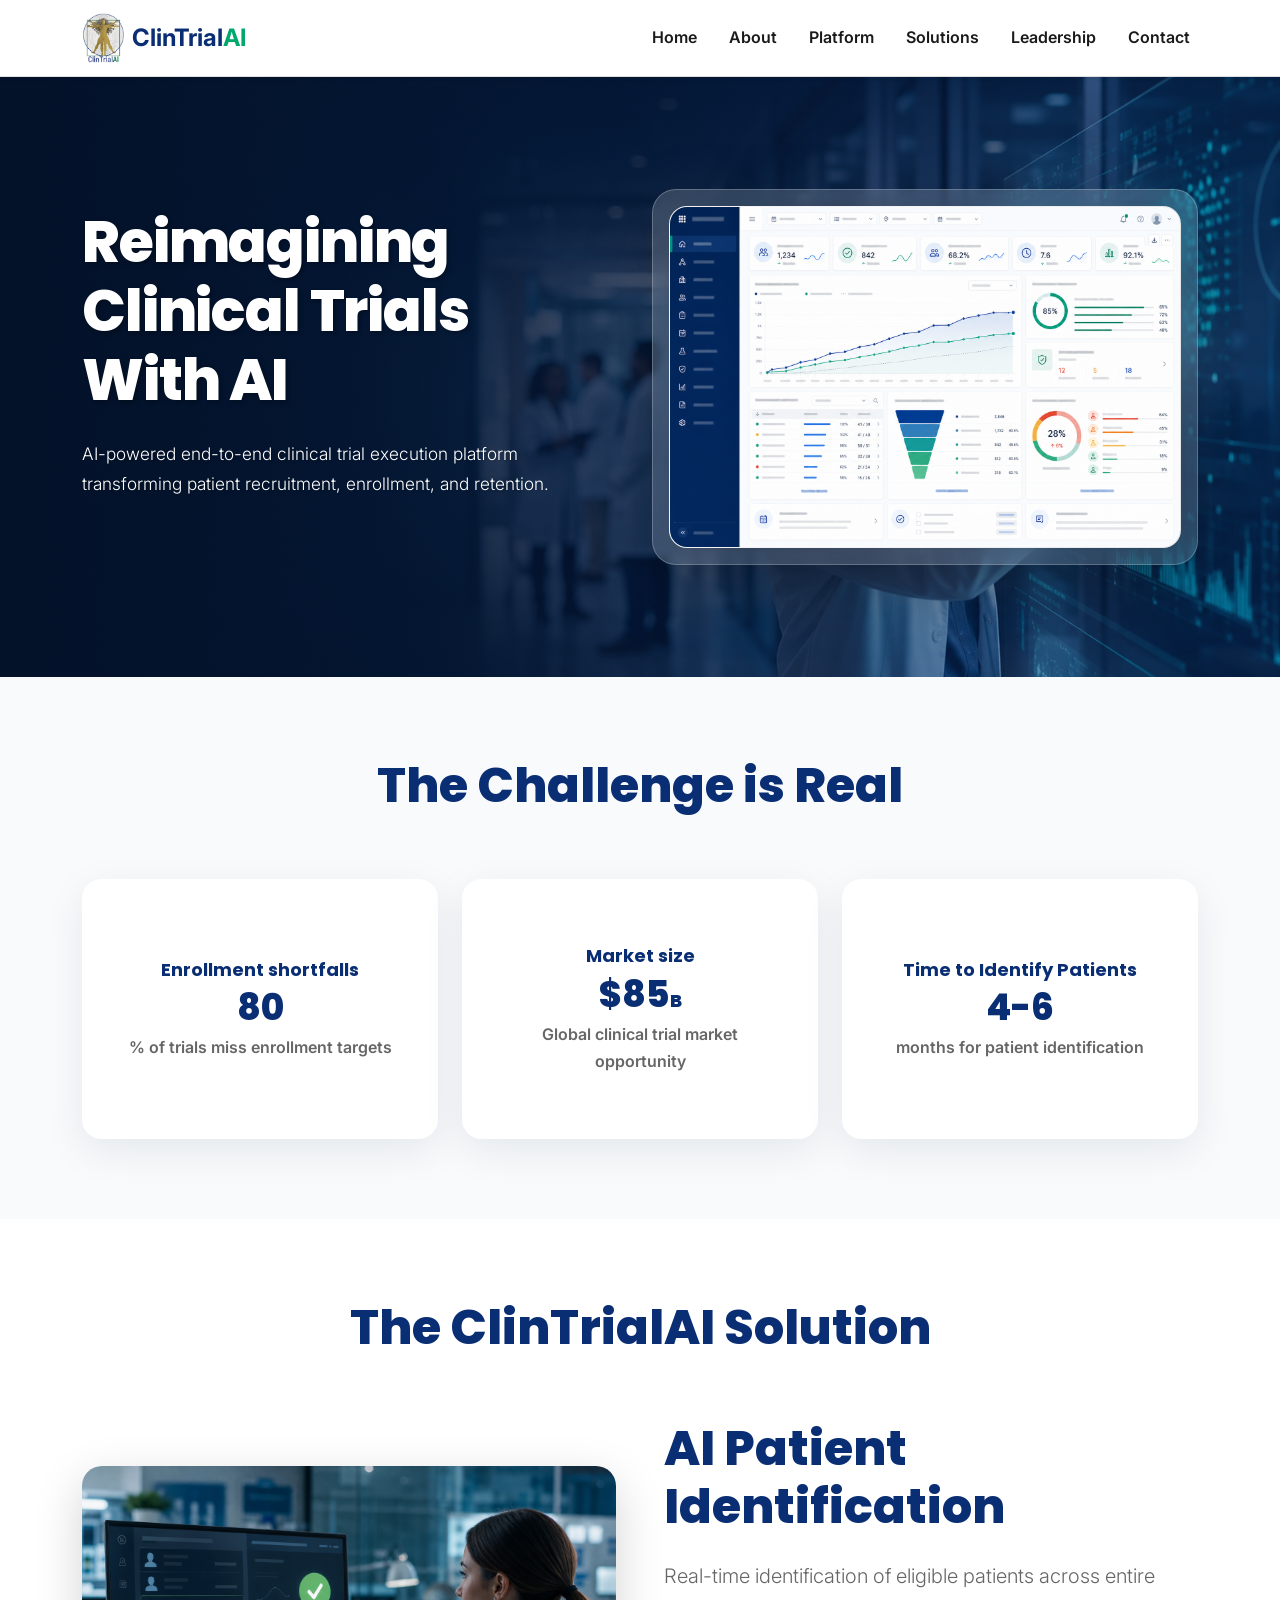
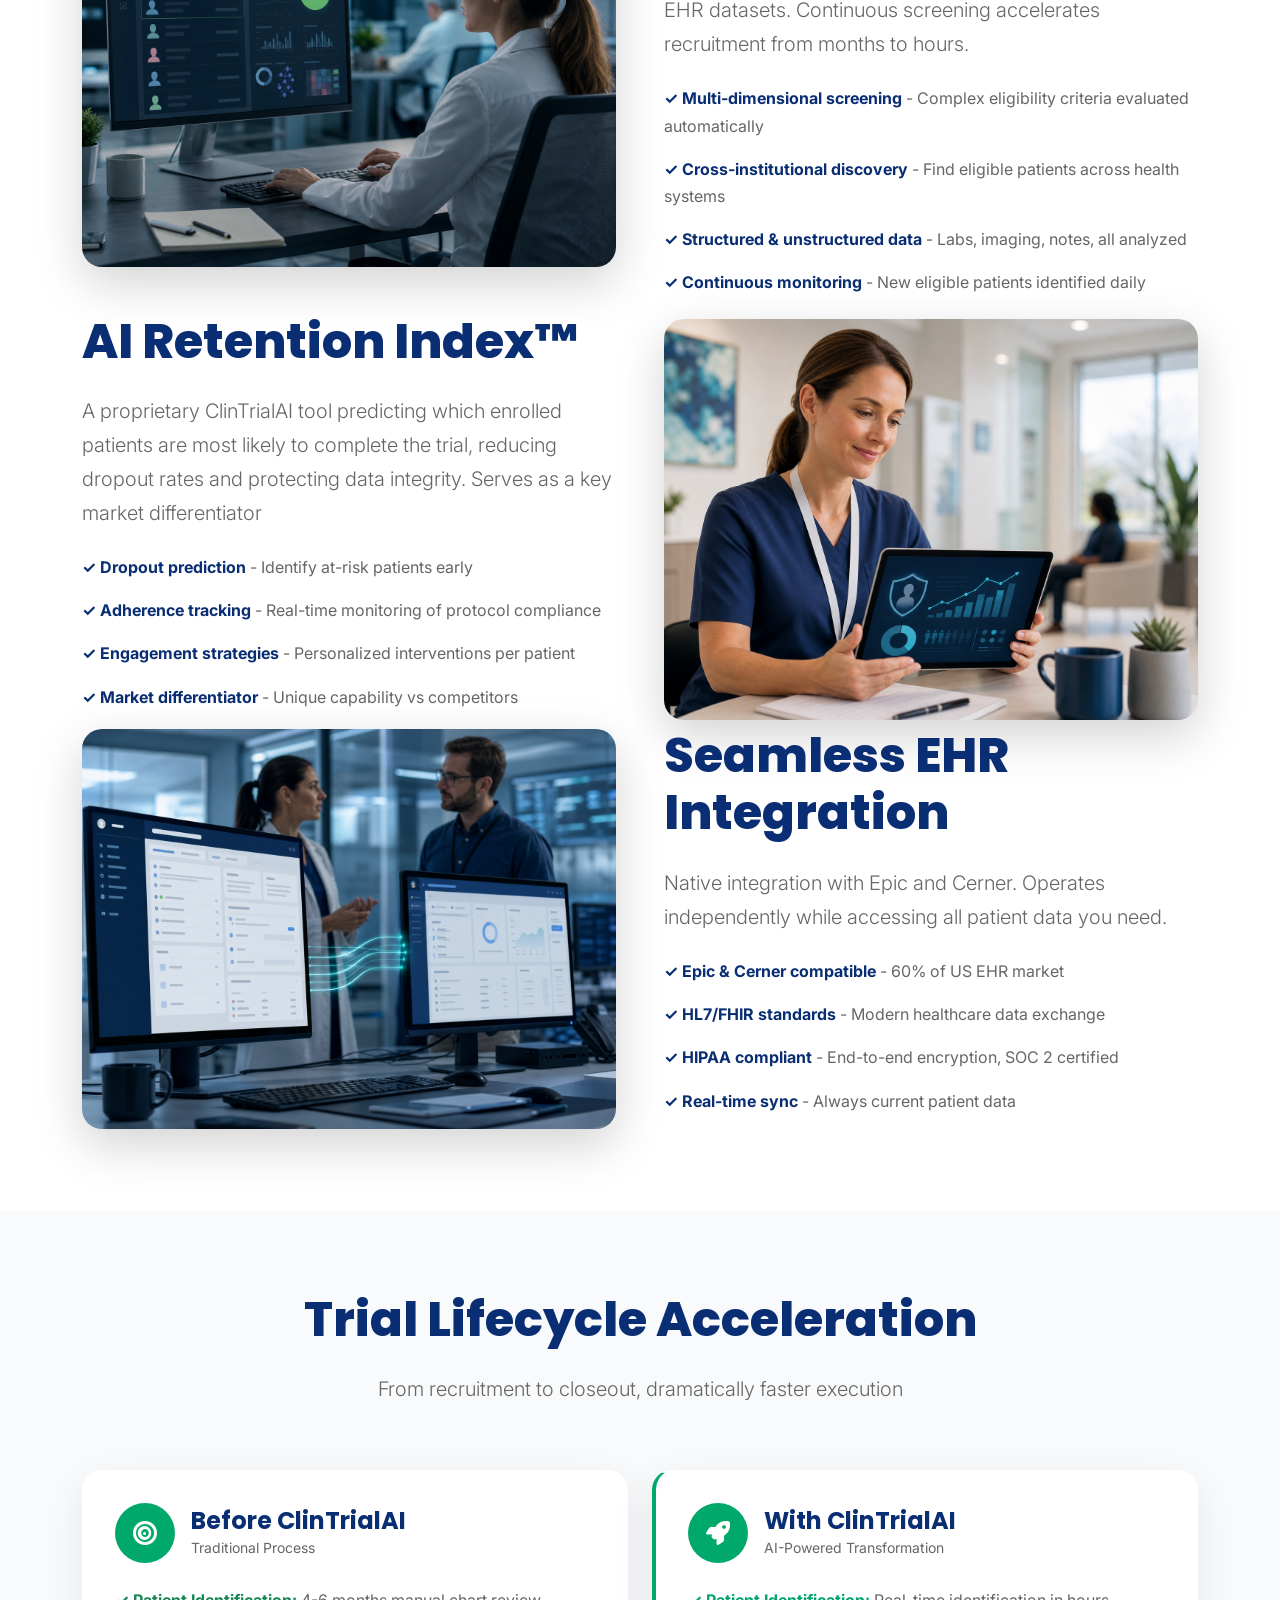
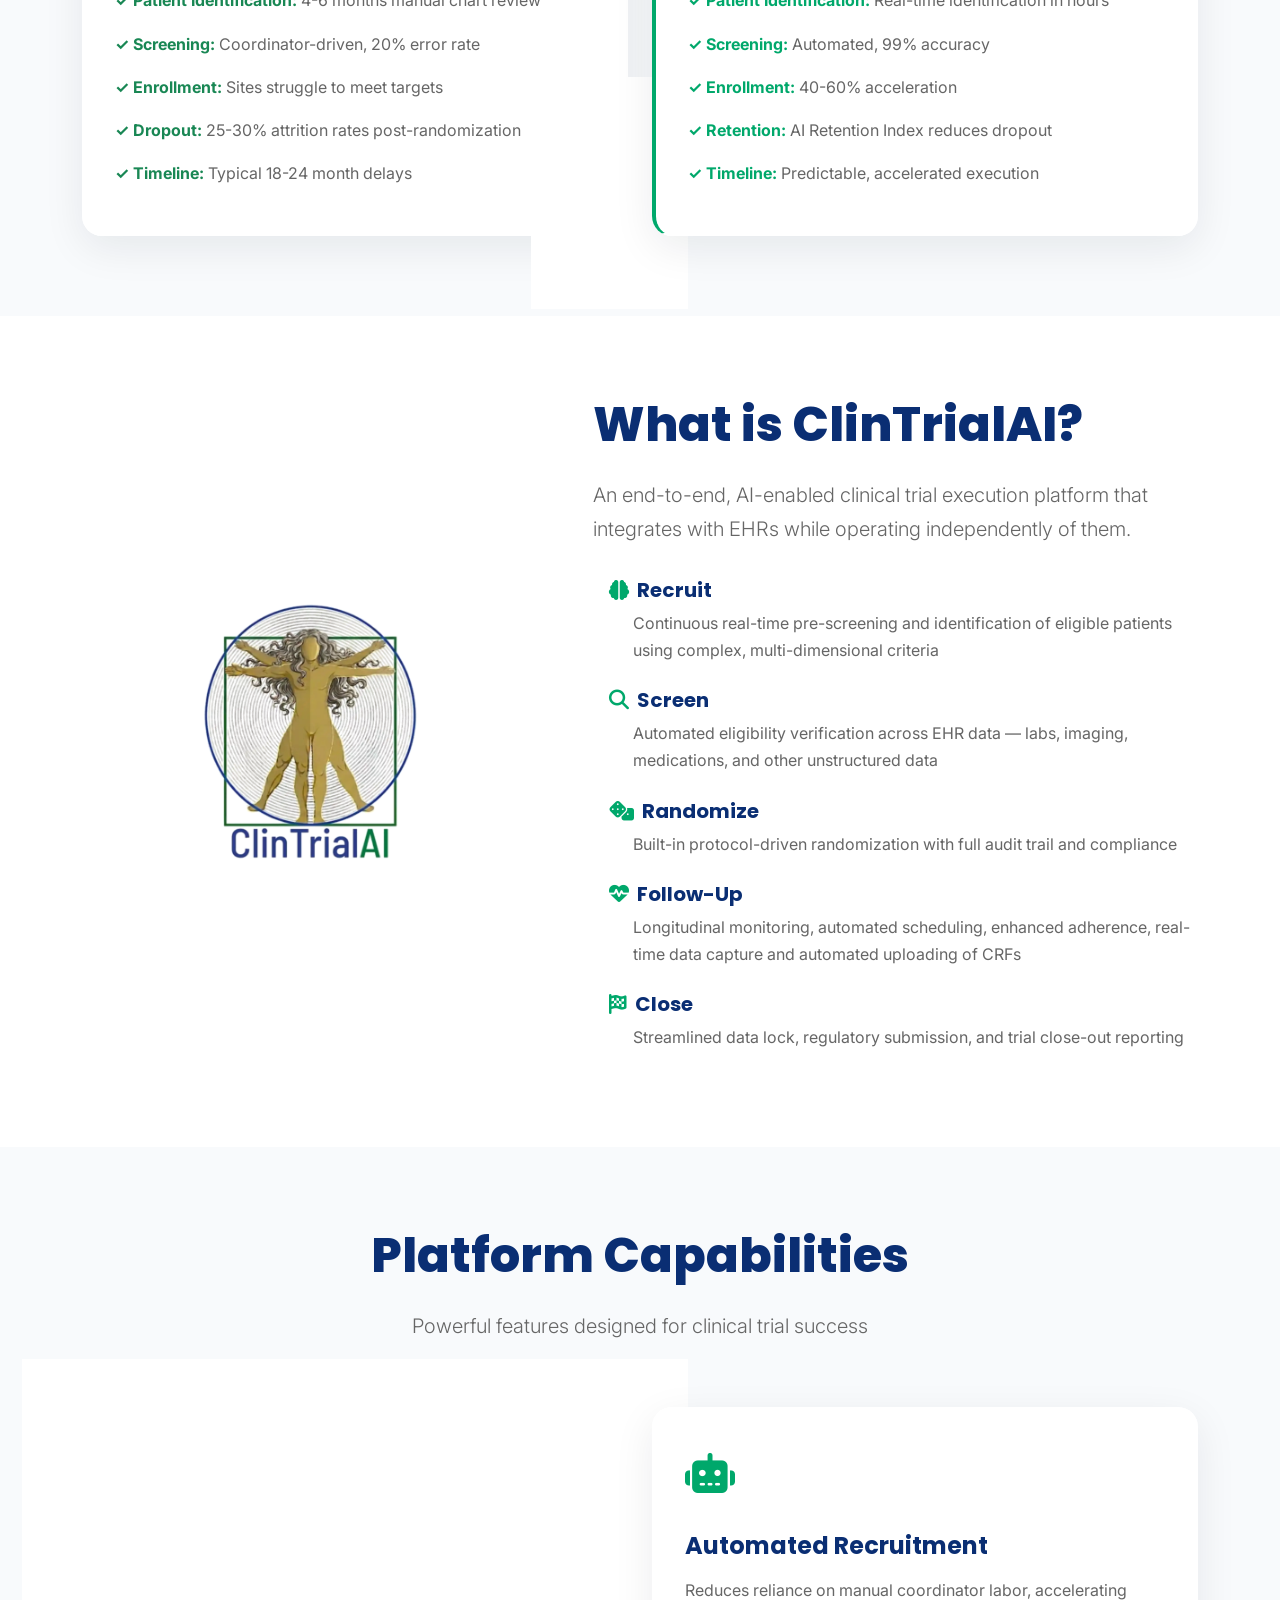
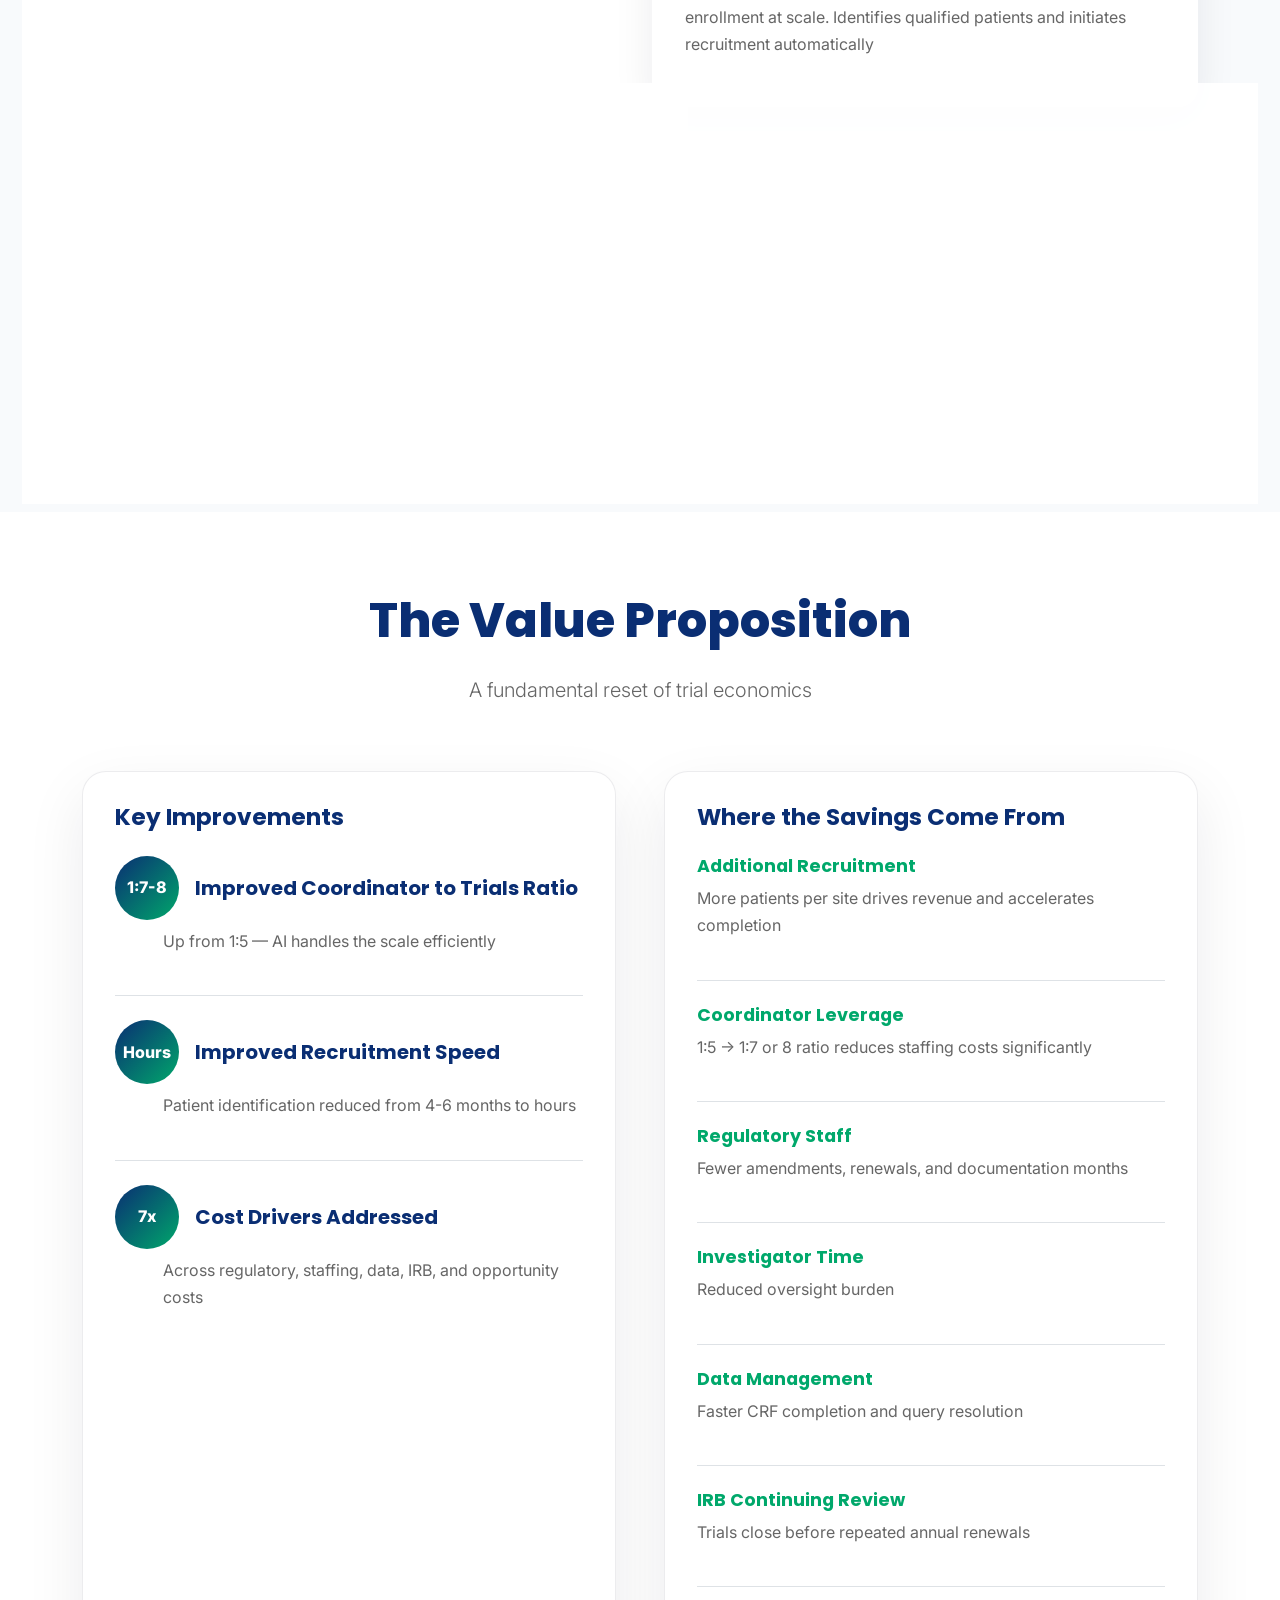
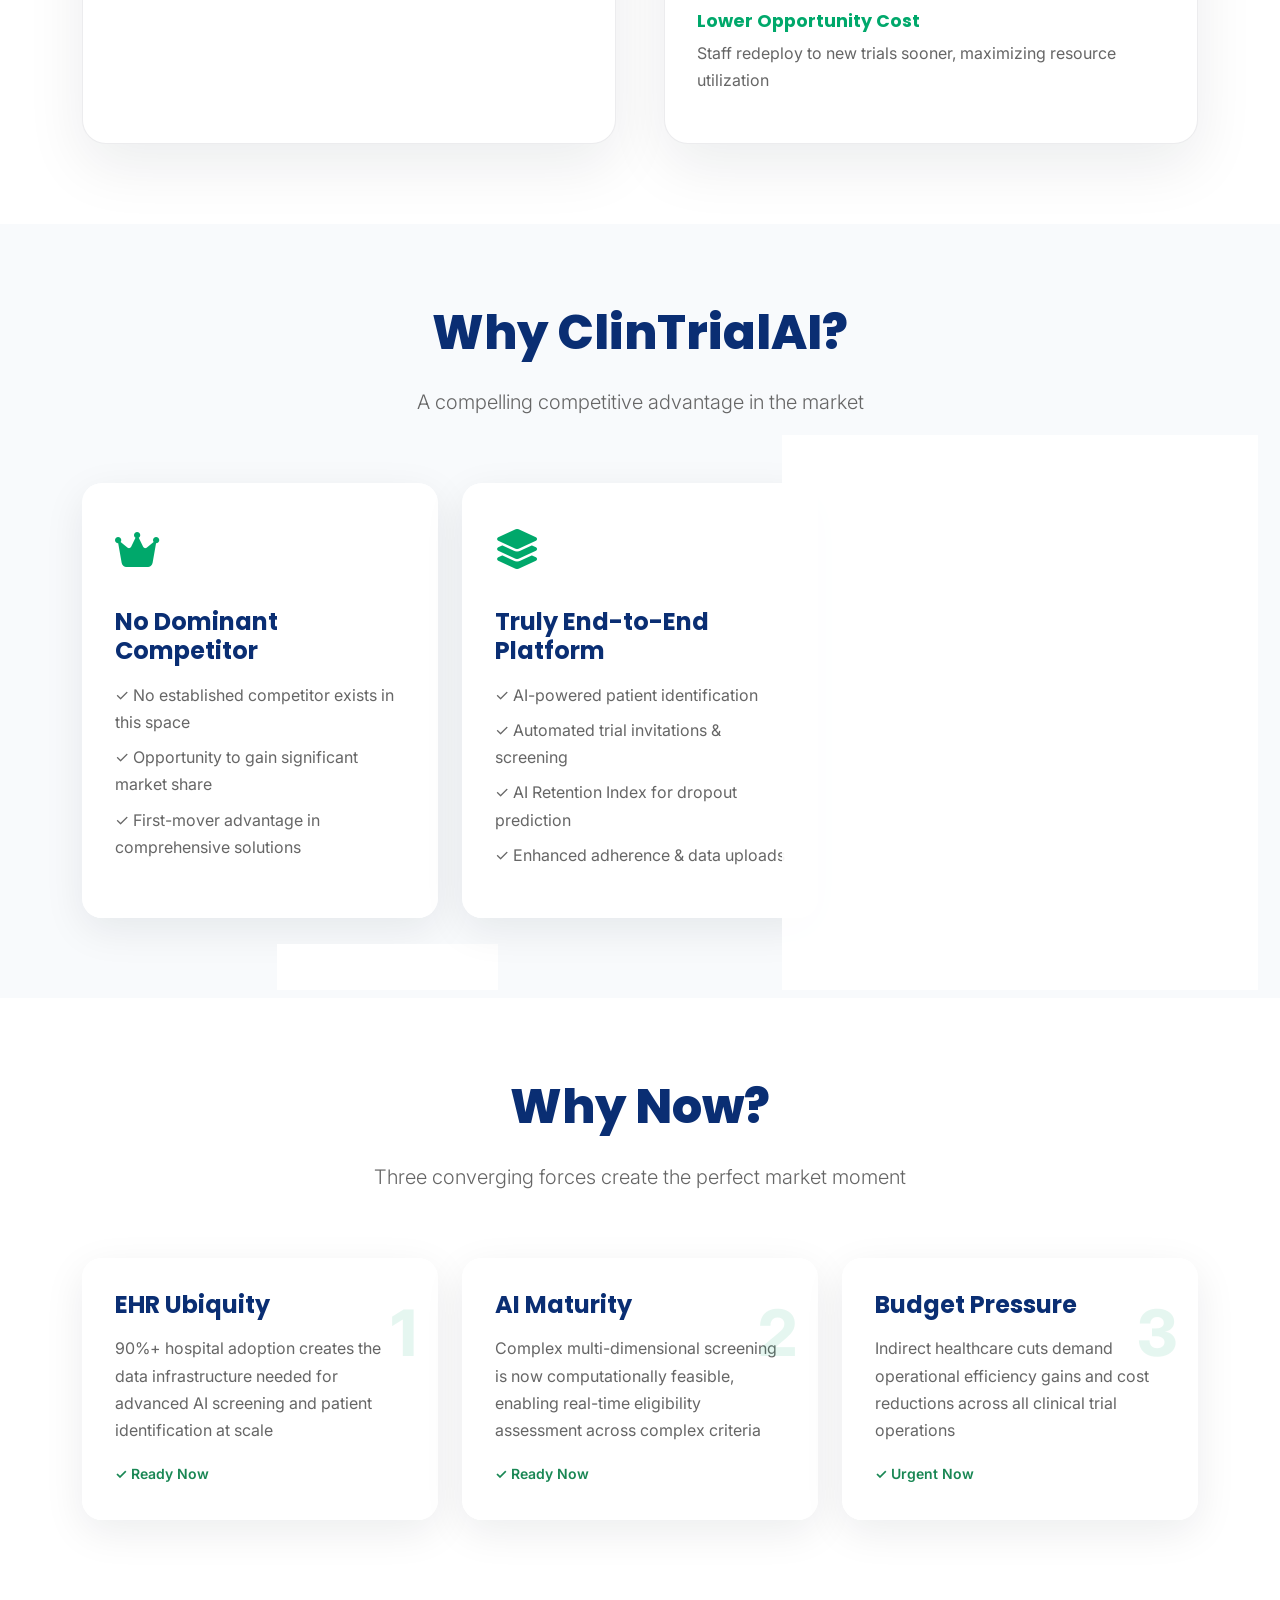
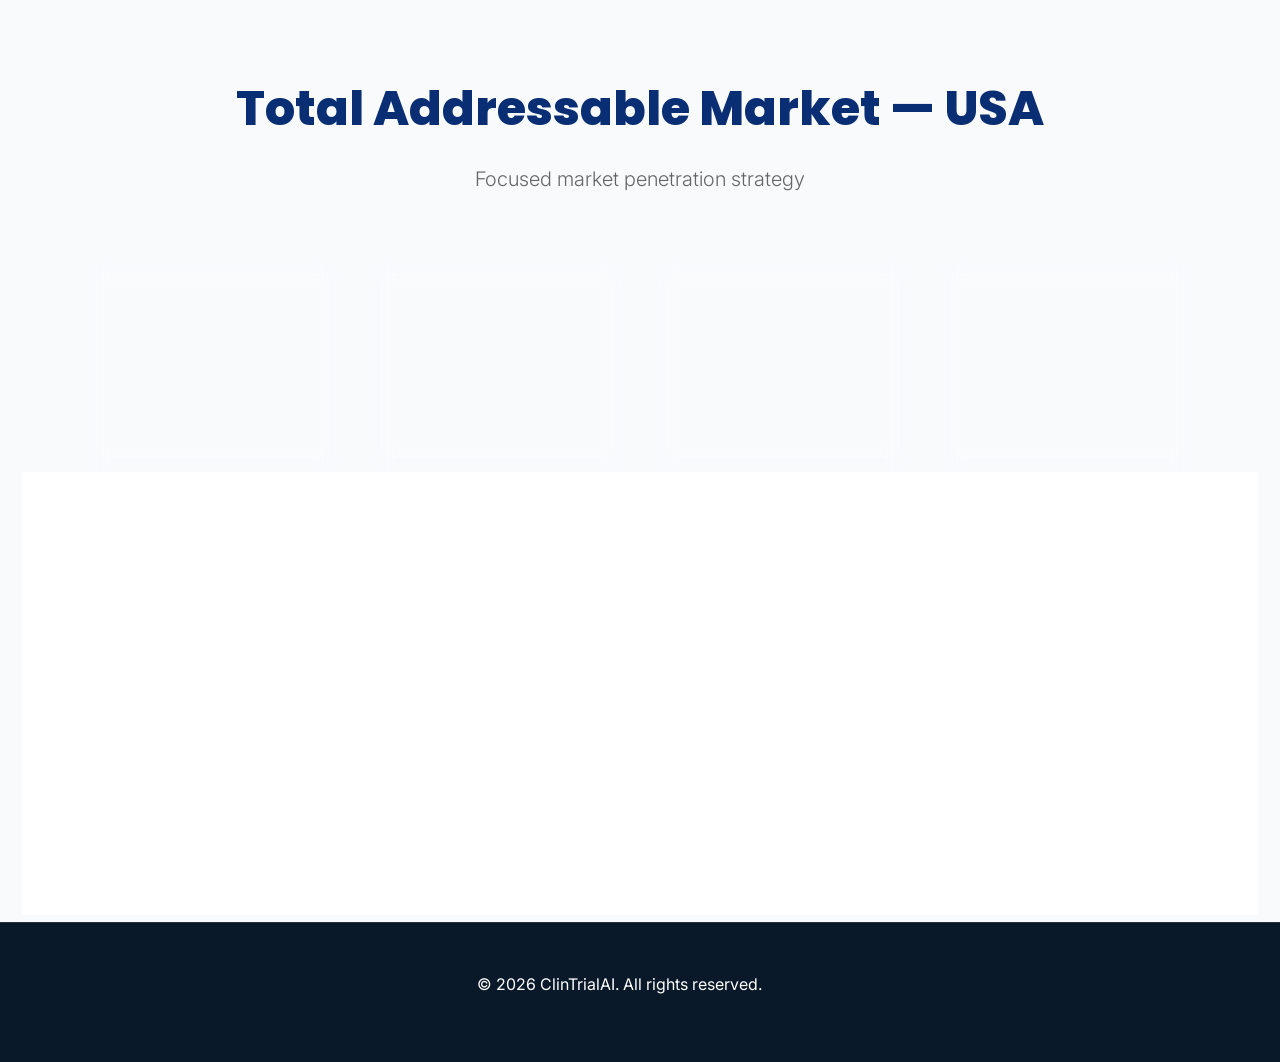
<file: index.html>
<!DOCTYPE html>
<html lang="en">
<head>
    <meta charset="UTF-8">
    <meta name="viewport" content="width=device-width, initial-scale=1.0">
    <meta name="description" content="ClinTrialAI - AI-enabled clinical trial execution platform. Reimagining clinical trials with advanced technology.">
    <meta name="keywords" content="clinical trials, AI, healthcare, drug development, patient recruitment">
    <meta property="og:title" content="ClinTrialAI - Reimagining Clinical Trials with AI">
    <meta property="og:image" content="assets/images/clintrialai-logo.png">
    
    <title>ClinTrialAI - Reimagining Clinical Trials with AI</title>
    
    <link href="https://fonts.googleapis.com/css2?family=Poppins:wght@300;400;600;700;800&family=Inter:wght@300;400;600;700&display=swap" rel="stylesheet">
    <link href="https://cdnjs.cloudflare.com/ajax/libs/bootstrap/5.3.0/css/bootstrap.min.css" rel="stylesheet">
    <link href="https://cdnjs.cloudflare.com/ajax/libs/font-awesome/6.4.0/css/all.min.css" rel="stylesheet">
    <link href="assets/css/styles.css" rel="stylesheet">

    <style>
        :root{
            --primary:#0A2E73;
            --accent:#00A86B;
            --text:#233142;
            --muted:#64748b;
        }
        
        html{
            scroll-behavior:smooth;
        }
        
        body{
            font-family:'Inter', sans-serif;
            color:var(--text);
            line-height:1.7;
            overflow-x:hidden;
            background:#fff;
        }
        
        h1,h2,h3,h4,h5,h6{
            font-family:'Poppins', sans-serif;
            color:var(--primary);
            line-height:1.2;
        }
        
        img{
            max-width:100%;
            height:auto;
            display:block;
        }
        
        section{
            position:relative;
        }
        
        .py-100{
            padding-top:5rem !important;
            padding-bottom:5rem !important;
        }
        
        .mb-80{
            margin-bottom:4rem !important;
        }
        
        .fw-700{
            font-weight:700 !important;
        }
        
        .fw-800{
            font-weight:800 !important;
        }
        
        .section-heading{
            max-width:760px;
            margin-left:auto;
            margin-right:auto;
            margin-bottom:3rem;
        }
        
        .section-heading h2{
            font-size:clamp(1.8rem, 3vw, 2.5rem);
            margin-bottom:.75rem;
        }
        
        .section-heading p{
            font-size:1.05rem;
            color:var(--muted);
        }
        
        .section-heading::after{
            content:"";
            display:block;
            width:84px;
            height:4px;
            border-radius:999px;
            margin:1rem auto 0;
            background:linear-gradient(90deg, var(--accent), #2dd4bf);
        }
        
        .hero-section{
            position:relative;
            min-height:620px;
            padding:6rem 0;
            display:flex;
            align-items:center;
            background-size:cover;
            background-position:center;
        }
        
        .hero-section::before{
            content:"";
            position:absolute;
            inset:0;
            background:linear-gradient(90deg, rgba(4,19,43,.84), rgba(10,46,115,.38));
            z-index:0;
        }
        
        .hero-section > .container-lg{
            position:relative;
            z-index:2;
        }
        
        .hero-section h1{
            font-size:clamp(2.4rem, 4.5vw, 4.4rem);
            letter-spacing:-0.02em;
        }
        
        .hero-section .lead{
            font-size:1.08rem;
            max-width:520px;
        }
        
        .screenshot-container{
            position:relative;
            padding:1rem;
            background:rgba(255,255,255,.16);
            border-radius:24px;
            backdrop-filter:blur(16px);
            border:1px solid rgba(255,255,255,.24);
            box-shadow:0 25px 70px rgba(0,0,0,.22);
        }
        
        .screenshot-container img{
            border-radius:18px;
            border:1px solid rgba(255,255,255,.16);
        }
        
        .glass-morphism{
            background:rgba(255,255,255,.92);
            backdrop-filter:blur(12px);
            -webkit-backdrop-filter:blur(12px);
            border:1px solid rgba(255,255,255,.8);
            box-shadow:0 12px 40px rgba(15,23,42,.08);
            border-radius:1.25rem;
        }
        
        .platform-image img{
            max-width:220px;
            margin:0 auto;
        }
        
        .capability-card,
        .advantage-card,
        .opportunity-card,
        .market-stat,
        .revenue-box,
        .value-box,
        .timeline-card,
        .market-strategy{
            height:100%;
            transition:transform .25s ease, box-shadow .25s ease;
        }
        
        .capability-card:hover,
        .advantage-card:hover,
        .opportunity-card:hover,
        .market-stat:hover,
        .revenue-box:hover,
        .value-box:hover,
        .timeline-card:hover,
        .market-strategy:hover{
            transform:translateY(-6px);
            box-shadow:0 20px 45px rgba(15,23,42,.12);
        }

      /* Value proposition cards */
      .value-section .value-box{
           background:#fff;
           border:1px solid rgba(15,23,42,.08);
           border-radius:1.5rem;
           padding:2rem;
           box-shadow:0 22px 60px rgba(15,23,42,.08);
           transition:transform .3s ease, box-shadow .3s ease, border-color .3s ease;
       }

       .value-section .value-box:hover{
           transform:translateY(-6px);
           box-shadow:0 28px 70px rgba(15,23,42,.12);
       }

       .value-section .value-box h4{
           font-size:1.45rem;
       }

       .value-section .value-box .improvement-item,
       .value-section .value-box .saving-item{
           margin-bottom:1.5rem;
           padding-bottom:1.5rem;
           border-bottom:1px solid rgba(15,23,42,.08);
       }

       .value-section .value-box .improvement-item:last-child,
       .value-section .value-box .saving-item:last-child{
           margin-bottom:0;
           padding-bottom:0;
           border-bottom:0;
       }

       .value-section .metric-badge{
           min-width:64px;
           min-height:64px;
           font-size:1rem;
           line-height:1.1;
       }

       .value-section .saving-item h5{
           margin-bottom:.5rem;
           font-size:1.1rem;
       }
        
        .scroll-progress{
            position:fixed;
            top:0;
            left:0;
            height:4px;
            width:0;
            background:linear-gradient(90deg, var(--accent), #2dd4bf);
            z-index:1100;
        }
        
        .back-to-top{
            position:fixed;
            right:1.25rem;
            bottom:1.25rem;
            z-index:1050;
            width:48px;
            height:48px;
            border:none;
            border-radius:50%;
            background:var(--accent);
            color:#fff;
            display:flex;
            align-items:center;
            justify-content:center;
            box-shadow:0 12px 24px rgba(0,0,0,.2);
            opacity:0;
            visibility:hidden;
            transform:translateY(16px);
            transition:all .3s ease;
        }
        
        .back-to-top.show{
            opacity:1;
            visibility:visible;
            transform:translateY(0);
        }
        
        .navbar-nav .nav-link{
            font-weight:600;
            color:var(--primary);
        }
        
        .navbar-nav .nav-link:hover{
            color:var(--accent);
        }
        
        .cta-section{
            background:linear-gradient(135deg,#0A2E73 0%,#1b4dbb 50%,#00A86B 100%);
        }
        
        .footer-section a:hover{
            color:#fff !important;
        }
        
        .footer-section .footer-logo{
            display:flex;
            align-items:center;
            gap:.75rem;
            margin-bottom:.75rem;
        }

        .footer-menu h6{
            text-align:center;
        }

        .footer-menu .footer-links{
            margin:0 auto;
            max-width:340px;
            columns:2;
            column-gap:2rem;
            padding:0;
            margin:0;
            list-style:none;
        }

        .footer-menu .footer-links li{
            margin-bottom:.85rem;
        }

        @media (max-width:767.98px){
            .footer-menu .footer-links{
                columns:1;
            }
        }
        
        @media (max-width:991.98px){
            .hero-section{
                min-height:auto;
                padding:5rem 0 4rem;
            }
            
            .hero-section .lead{
                max-width:none;
            }
        }
          /* Statistics cards: ensure icon / heading / number are centered and spaced consistently */
    .statistics-section .glass-morphism{
        min-height:260px;
        display:flex;
        flex-direction:column;
        justify-content:center;
        align-items:center;
        text-align:center;
        padding:2.5rem !important;
    }
    
    .statistics-section .stat-icon{
        margin-bottom:1rem;
        color:var(--accent);
        display:flex;
        align-items:center;
        justify-content:center;
    }
    
    .statistics-section .stat-icon svg{
        width:60px;
        height:60px;
    }
    
    .statistics-section h5{
        margin:.25rem 0 .35rem;
        font-size:1.125rem;
        color:var(--primary);
        line-height:1.1;
    }
    
    .statistics-section h3{
        margin:.15rem 0 .6rem;
        font-size:2.25rem;
        line-height:1;
        color:var(--primary);
    }
    
    .statistics-section p{
        margin:0;
        color:var(--muted);
    }
    
    @media (max-width:767.98px){
        .statistics-section .glass-morphism{ min-height:220px; padding:1.4rem !important; }
        .statistics-section h3{ font-size:1.85rem; }
    }
    /* Logo / platform image tweaks */
    .navbar-logo{ height:48px; width:auto; object-fit:contain; display:inline-block; }
    .platform-logo{ max-width:280px; height:auto; display:block; margin:0 auto; object-fit:contain; }
    .platform-image{ display:flex; align-items:center; justify-content:center; }
    </style>
  
</head>
<body>
    <!-- Scroll Progress Indicator -->
    <div class="scroll-progress"></div>

    <!-- Navigation -->
    <nav class="navbar navbar-expand-lg navbar-light sticky-top bg-white shadow-sm">
        <div class="container-lg">
            <a class="navbar-brand d-flex align-items-center" href="index.html">
                <!-- add high-res and fallback logo files to assets/images (clintrialai-logo.png / clintrialai-logo@2x.png) -->
                <img src="assets/images/clintrialai-logo.png" alt="ClinTrialAI" class="navbar-logo me-2">
                <span class="fw-700" style="color: #0A2E73;">ClinTrial<span style="color: #00A86B;">AI</span></span>
            </a>
            <button class="navbar-toggler" type="button" data-bs-toggle="collapse" data-bs-target="#navbarNav">
                <span class="navbar-toggler-icon"></span>
            </button>
            <div class="collapse navbar-collapse" id="navbarNav">
                <ul class="navbar-nav ms-auto">
                    <li class="nav-item"><a class="nav-link" href="#home">Home</a></li>
                    <li class="nav-item"><a class="nav-link" href="pages/about.html">About</a></li>
                    <li class="nav-item"><a class="nav-link" href="pages/platform.html">Platform</a></li>
                    <li class="nav-item"><a class="nav-link" href="pages/solutions.html">Solutions</a></li>
                    <li class="nav-item"><a class="nav-link" href="pages/leadership.html">Leadership</a></li>
                    <li class="nav-item"><a class="nav-link" href="pages/contact.html">Contact</a></li>
                </ul>
            </div>
        </div>
    </nav>

    <!-- Hero Section with Background Image -->
    <section class="hero-section py-100" style="background-image: url('./assets/images/heroes/hero-home.png'); min-height: 600px;">
        <div class="container-lg position-relative z-3">
            <div class="row align-items-center">
                <div class="col-lg-6 mb-5 mb-lg-0">
                    <h1 class="display-3 fw-800 mb-4 text-white" style="text-shadow: 2px 2px 4px rgba(0,0,0,0.3);">
                        Reimagining<br>Clinical Trials<br>With AI
                    </h1>
                    <p class="lead text-white mb-5" style="max-width: 500px; text-shadow: 1px 1px 2px rgba(0,0,0,0.2);">
                        AI-powered end-to-end clinical trial execution platform transforming patient recruitment, enrollment, and retention.
                    </p>
                    <!-- <div class="d-flex gap-3 flex-wrap">
                        <a href="pages/platform.html" class="btn btn-light btn-lg fw-600 px-5">Explore Platform</a>
                        <a href="pages/contact.html" class="btn btn-outline-light btn-lg fw-600 px-5">Contact Us</a>
                    </div> -->
                </div>
                <div class="col-lg-6">
                    <div class="screenshot-container">
                        <img 
                            src="./assets/images/dashboard-preview.png" 
                            alt="ClinTrialAI Platform Dashboard" 
                            class="screenshot img-fluid rounded-lg shadow-lg"
                            loading="lazy"
                        >
                    </div>
                </div>
            </div>
        </div>
    </section>

    <!-- Statistics Section with Icons -->
    <section class="statistics-section py-100 bg-light">
        <div class="container-lg">
            <div class="text-center mb-80">
                <h2 class="display-5 fw-800 mb-4" style="color: #0A2E73;">The Challenge is Real</h2>
            </div>

            <div class="row g-4">
                <div class="col-lg-4 col-md-6">
                    <div class="glass-morphism text-center p-5">
                        <!-- <div class="stat-icon mb-4">
                            <svg width="60" height="60" viewBox="0 0 60 60" class="icon-svg">
                                <circle cx="30" cy="30" r="28" fill="none" stroke="currentColor" stroke-width="2"/>
                                <path d="M30 15v30M15 30h30" stroke="currentColor" stroke-width="2" stroke-linecap="round"/>
                            </svg>
                        </div> -->
                        <h5 class="fw-700 mb-2" style="color: #0A2E73;">Enrollment shortfalls</h5>
                        <h3 class="display-6 fw-800 mb-2 counter" data-target="80">0</h3>
                        <p class="text-muted fw-600">% of trials miss enrollment targets</p>
                    </div>
                </div>
                
                <div class="col-lg-4 col-md-6">
                    <div class="glass-morphism text-center p-5">
                        <!-- <div class="stat-icon mb-4">
                            <svg width="60" height="60" viewBox="0 0 60 60" class="icon-svg">
                                <path d="M20 40L30 25L40 35L50 20" stroke="currentColor" stroke-width="2" fill="none" stroke-linecap="round"/>
                                <rect x="10" y="10" width="40" height="40" fill="none" stroke="currentColor" stroke-width="2"/>
                            </svg>
                        </div> -->
                        <h5 class="fw-700 mb-2" style="color: #0A2E73;">Market size</h5>
                        <h3 class="display-6 fw-800 mb-2">$85<span style="font-size: 0.5em;">B</span></h3>
                        <p class="text-muted fw-600">Global clinical trial market opportunity</p>
                    </div>
                </div>
                
                <div class="col-lg-4 col-md-6">
                    <div class="glass-morphism text-center p-5">
                        <!-- <div class="stat-icon mb-4">
                            <svg width="60" height="60" viewBox="0 0 60 60" class="icon-svg">
                                <circle cx="30" cy="30" r="20" fill="none" stroke="currentColor" stroke-width="2"/>
                                <path d="M30 15v15h15" stroke="currentColor" stroke-width="2" stroke-linecap="round"/>
                            </svg>
                        </div> -->
                        <h5 class="fw-700 mb-2" style="color: #0A2E73;">Time to Identify Patients</h5>
                        <h3 class="display-6 fw-800 mb-2">4-6</h3>
                        <p class="text-muted fw-600">months for patient identification</p>
                    </div>
                </div>
            </div>
        </div>
    </section>

    <!-- Value Proposition with Images -->
    <section class="py-100">
        <div class="container-lg">
            <div class="text-center mb-80">
                <h2 class="display-5 fw-800 mb-4" style="color: #0A2E73;">The ClinTrialAI Solution</h2>
            </div>

            <div class="row align-items-center g-5 mb-100">
                <div class="col-lg-6">
                    <picture>
                        <img 
                            src="./assets/images/features/patient-identification.png" 
                            alt="AI Patient Identification" 
                            class="img-fluid rounded-lg shadow-lg"
                            loading="lazy"
                        >
                    </picture>
                </div>
                <div class="col-lg-6">
                    <h3 class="display-5 fw-800 mb-4" style="color: #0A2E73;">AI Patient Identification</h3>
                    <p class="lead text-muted mb-4">
                        Real-time identification of eligible patients across entire EHR datasets. Continuous screening accelerates recruitment from months to hours.
                    </p>
                    <ul class="list-unstyled text-muted">
                        <li class="mb-3"><strong style="color: #0A2E73;">✓ Multi-dimensional screening</strong> - Complex eligibility criteria evaluated automatically</li>
                        <li class="mb-3"><strong style="color: #0A2E73;">✓ Cross-institutional discovery</strong> - Find eligible patients across health systems</li>
                        <li class="mb-3"><strong style="color: #0A2E73;">✓ Structured & unstructured data</strong> - Labs, imaging, notes, all analyzed</li>
                        <li><strong style="color: #0A2E73;">✓ Continuous monitoring</strong> - New eligible patients identified daily</li>
                    </ul>
                </div>
            </div>

            <div class="row align-items-center g-5 mb-100">
                <div class="col-lg-6 order-lg-2">
                    <picture>
                        <img 
                            src="./assets/images/features/retention-index.png" 
                            alt="AI Retention Index" 
                            class="img-fluid rounded-lg shadow-lg"
                            loading="lazy"
                        >
                    </picture>
                </div>
                <div class="col-lg-6 order-lg-1">
                    <h3 class="display-5 fw-800 mb-4" style="color: #0A2E73;">AI Retention Index™</h3>
                    <p class="lead text-muted mb-4">
                        A proprietary ClinTrialAI tool predicting which enrolled patients are most likely to complete the trial, reducing dropout rates and protecting data integrity. Serves as a key market differentiator
                    </p>
                    <ul class="list-unstyled text-muted">
                        <li class="mb-3"><strong style="color: #0A2E73;">✓ Dropout prediction</strong> - Identify at-risk patients early</li>
                        <li class="mb-3"><strong style="color: #0A2E73;">✓ Adherence tracking</strong> - Real-time monitoring of protocol compliance</li>
                        <li class="mb-3"><strong style="color: #0A2E73;">✓ Engagement strategies</strong> - Personalized interventions per patient</li>
                        <li><strong style="color: #0A2E73;">✓ Market differentiator</strong> - Unique capability vs competitors</li>
                    </ul>
                </div>
            </div>

            <div class="row align-items-center g-5">
                <div class="col-lg-6">
                    <picture>
                        <img 
                            src="./assets/images/features/ehr-integration.png" 
                            alt="EHR Integration" 
                            class="img-fluid rounded-lg shadow-lg"
                            loading="lazy"
                        >
                    </picture>
                </div>
                <div class="col-lg-6">
                    <h3 class="display-5 fw-800 mb-4" style="color: #0A2E73;">Seamless EHR Integration</h3>
                    <p class="lead text-muted mb-4">
                        Native integration with Epic and Cerner. Operates independently while accessing all patient data you need.
                    </p>
                    <ul class="list-unstyled text-muted">
                        <li class="mb-3"><strong style="color: #0A2E73;">✓ Epic & Cerner compatible</strong> - 60% of US EHR market</li>
                        <li class="mb-3"><strong style="color: #0A2E73;">✓ HL7/FHIR standards</strong> - Modern healthcare data exchange</li>
                        <li class="mb-3"><strong style="color: #0A2E73;">✓ HIPAA compliant</strong> - End-to-end encryption, SOC 2 certified</li>
                        <li><strong style="color: #0A2E73;">✓ Real-time sync</strong> - Always current patient data</li>
                    </ul>
                </div>
            </div>
        </div>
    </section>

    <!-- Timeline Section with Images -->
    <section class="py-100 bg-light">
        <div class="container-lg">
            <div class="text-center mb-80">
                <h2 class="display-5 fw-800 mb-4" style="color: #0A2E73;">Trial Lifecycle Acceleration</h2>
                <p class="lead text-muted">From recruitment to closeout, dramatically faster execution</p>
            </div>

            <div class="row g-4">
                <div class="col-lg-6">
                    <div class="timeline-card glass-morphism">
                        <div class="d-flex align-items-center mb-4">
                            <div class="timeline-icon" style="width: 60px; height: 60px; background: #00A86B; border-radius: 50%; display: flex; align-items: center; justify-content: center; color: white; font-size: 1.5rem; margin-right: 1rem;">
                                <i class="fas fa-bullseye"></i>
                            </div>
                            <div>
                                <h4 class="fw-700 mb-0" style="color: #0A2E73;">Before ClinTrialAI</h4>
                                <p class="text-muted small mb-0">Traditional Process</p>
                            </div>
                        </div>
                        <ul class="list-unstyled text-muted text-sm">
                            <li class="mb-3">
                                <strong class="fw-700 text-success">✓ Patient Identification:</strong> 4-6 months manual chart review
                            </li>
                            <li class="mb-3">
                                <strong class="fw-700 text-success">✓ Screening:</strong> Coordinator-driven, 20% error rate
                            </li>
                            <li class="mb-3">
                                <strong class="fw-700 text-success">✓ Enrollment:</strong> Sites struggle to meet targets
                            </li>
                            <li class="mb-3">
                                <strong class="fw-700 text-success">✓ Dropout:</strong> 25-30% attrition rates post-randomization
                            </li>
                            <li>
                                <strong class="fw-700 text-success">✓ Timeline:</strong> Typical 18-24 month delays
                            </li>
                        </ul>
                    </div>
                </div>

                <div class="col-lg-6">
                    <div class="timeline-card glass-morphism" style="border-left: 4px solid #00A86B;">
                        <div class="d-flex align-items-center mb-4">
                            <div class="timeline-icon" style="width: 60px; height: 60px; background: #00A86B; border-radius: 50%; display: flex; align-items: center; justify-content: center; color: white; font-size: 1.5rem; margin-right: 1rem;">
                                <i class="fas fa-rocket"></i>
                            </div>
                            <div>
                                <h4 class="fw-700 mb-0" style="color: #0A2E73;">With ClinTrialAI</h4>
                                <p class="text-muted small mb-0">AI-Powered Transformation</p>
                            </div>
                        </div>
                        <ul class="list-unstyled text-muted text-sm">
                            <li class="mb-3">
                                <strong style="color: #00A86B;">✓ Patient Identification:</strong> Real-time identification in hours
                            </li>
                            <li class="mb-3">
                                <strong style="color: #00A86B;">✓ Screening:</strong> Automated, 99% accuracy
                            </li>
                            <li class="mb-3">
                                <strong style="color: #00A86B;">✓ Enrollment:</strong> 40-60% acceleration
                            </li>
                            <li class="mb-3">
                                <strong style="color: #00A86B;">✓ Retention:</strong> AI Retention Index reduces dropout
                            </li>
                            <li>
                                <strong style="color: #00A86B;">✓ Timeline:</strong> Predictable, accelerated execution
                            </li>
                        </ul>
                    </div>
                </div>
            </div>
        </div>
    </section>

    <!-- What is ClinTrialAI -->
    <section class="platform-intro py-100">
        <div class="container-lg">
            <div class="row align-items-center">
                <div class="col-lg-5 mb-5 mb-lg-0">
                    <div class="platform-image">
                        <!-- use full horizontal logo for the platform intro -->
                        <picture>
                            <source srcset="assets/images/clintrialai-full.webp" type="image/webp">
                            <img src="assets/images/clintrialai-full.png" alt="ClinTrialAI Platform" class="platform-logo">
                        </picture>
                    </div>
                </div>
                <div class="col-lg-7 ps-lg-5">
                    <h2 class="display-5 fw-800 mb-4" style="color: #0A2E73;">What is ClinTrialAI?</h2>
                    <p class="lead text-muted mb-4">
                        An end-to-end, AI-enabled clinical trial execution platform that integrates with EHRs while operating independently of them.
                    </p>

                    <div class="features-list">
                        <div class="feature-item mb-4">
                            <h5 class="fw-700 mb-2"><i class="fas fa-brain me-2" style="color: #00A86B;"></i>Recruit</h5>
                            <p class="text-muted ms-4">Continuous real-time pre-screening and identification of eligible patients using complex, multi-dimensional criteria</p>
                        </div>

                        <div class="feature-item mb-4">
                            <h5 class="fw-700 mb-2"><i class="fas fa-search me-2" style="color: #00A86B;"></i>Screen</h5>
                            <p class="text-muted ms-4">Automated eligibility verification across EHR data — labs, imaging, medications, and other unstructured data</p>
                        </div>

                        <div class="feature-item mb-4">
                            <h5 class="fw-700 mb-2"><i class="fas fa-dice me-2" style="color: #00A86B;"></i>Randomize</h5>
                            <p class="text-muted ms-4">Built-in protocol-driven randomization with full audit trail and compliance</p>
                        </div>

                        <div class="feature-item mb-4">
                            <h5 class="fw-700 mb-2"><i class="fas fa-heartbeat me-2" style="color: #00A86B;"></i>Follow-Up</h5>
                            <p class="text-muted ms-4">Longitudinal monitoring, automated scheduling, enhanced adherence, real-time data capture and automated uploading of CRFs</p>
                        </div>

                        <div class="feature-item">
                            <h5 class="fw-700 mb-2"><i class="fas fa-flag-checkered me-2" style="color: #00A86B;"></i>Close</h5>
                            <p class="text-muted ms-4">Streamlined data lock, regulatory submission, and trial close-out reporting</p>
                        </div>
                    </div>
                </div>
            </div>
        </div>
    </section>

    <!-- Platform Capabilities -->
    <section class="capabilities-section py-100 bg-light">
        <div class="container-lg">
            <div class="text-center mb-80">
                <h2 class="display-5 fw-800 mb-4" style="color: #0A2E73;">Platform Capabilities</h2>
                <p class="lead text-muted">Powerful features designed for clinical trial success</p>
            </div>

            <div class="row g-4">
                <div class="col-lg-6">
                    <div class="capability-card glass-morphism">
                        <div class="capability-icon mb-4">
                             <i class="fas fa-microchip-ai"></i>
                             <i class="fas fa-microchip"></i>
                        </div>
                        <h4 class="fw-700 mb-3">AI Patient Identification</h4>
                        <p class="text-muted">Multi-dimensional real-time eligibility screening across EHR data — labs, imaging, medications and from other unstructured data including outpatient records and hospitalizations</p>
                    </div>
                </div>

                <div class="col-lg-6">
                    <div class="capability-card glass-morphism">
                        <div class="capability-icon mb-4">
                            <i class="fas fa-robot"></i>
                        </div>
                        <h4 class="fw-700 mb-3">Automated Recruitment</h4>
                        <p class="text-muted">Reduces reliance on manual coordinator labor, accelerating enrollment at scale. Identifies qualified patients and initiates recruitment automatically</p>
                    </div>
                </div>

                <div class="col-lg-6">
                    <div class="capability-card glass-morphism">
                        <div class="capability-icon mb-4">
                            <i class="fas fa-chart-pie"></i>
                        </div>
                        <h4 class="fw-700 mb-3">Operational Intelligence</h4>
                        <p class="text-muted">Real-time visibility into site performance, enrollment rates, and trial health. Actionable dashboards for trial management teams</p>
                    </div>
                </div>

                <div class="col-lg-6">
                    <div class="capability-card glass-morphism">
                        <div class="capability-icon mb-4">
                            <i class="fas fa-link"></i>
                        </div>
                        <h4 class="fw-700 mb-3">Unified Trial Workflow</h4>
                        <p class="text-muted">Screening, consent, randomization, follow-up, and reporting in one connected platform. Eliminates handoff gaps and ensures audit compliance</p>
                    </div>
                </div>
            </div>
        </div>
    </section>

    <!-- Value Proposition -->
    <section class="value-section py-100">
        <div class="container-lg">
            <div class="text-center mb-80">
                <h2 class="display-5 fw-800 mb-4" style="color: #0A2E73;">The Value Proposition</h2>
                <p class="lead text-muted">A fundamental reset of trial economics</p>
            </div>

            <div class="row g-5">
                <div class="col-lg-6">
                    <div class="value-box">
                        <h4 class="fw-700 mb-4" style="color: #0A2E73;">Key Improvements</h4>

                        <div class="improvement-item mb-4 pb-4 border-bottom">
                            <div class="d-flex align-items-center mb-2">
                                <div class="metric-badge">1:7-8</div>
                                <h5 class="mb-0 ms-3 fw-700">Improved Coordinator to Trials Ratio</h5>
                            </div>
                            <p class="text-muted ms-5">Up from 1:5 — AI handles the scale efficiently</p>
                        </div>

                        <div class="improvement-item mb-4 pb-4 border-bottom">
                            <div class="d-flex align-items-center mb-2">
                                <div class="metric-badge">Hours</div>
                                <h5 class="mb-0 ms-3 fw-700">Improved Recruitment Speed</h5>
                            </div>
                            <p class="text-muted ms-5">Patient identification reduced from 4-6 months to hours</p>
                        </div>

                        <div class="improvement-item">
                            <div class="d-flex align-items-center mb-2">
                                <div class="metric-badge">7x</div>
                                <h5 class="mb-0 ms-3 fw-700">Cost Drivers Addressed</h5>
                            </div>
                            <p class="text-muted ms-5">Across regulatory, staffing, data, IRB, and opportunity costs</p>
                        </div>
                    </div>
                </div>

                <div class="col-lg-6">
                    <div class="value-box">
                        <h4 class="fw-700 mb-4" style="color: #0A2E73;">Where the Savings Come From</h4>

                        <div class="saving-item mb-4 pb-4 border-bottom">
                            <h5 class="fw-700 mb-2" style="color: #00A86B;">Additional Recruitment</h5>
                            <p class="text-muted">More patients per site drives revenue and accelerates completion</p>
                        </div>

                        <div class="saving-item mb-4 pb-4 border-bottom">
                            <h5 class="fw-700 mb-2" style="color: #00A86B;">Coordinator Leverage</h5>
                            <p class="text-muted">1:5 → 1:7 or 8 ratio reduces staffing costs significantly</p>
                        </div>

                        <div class="saving-item mb-4 pb-4 border-bottom">
                            <h5 class="fw-700 mb-2" style="color: #00A86B;">Regulatory Staff</h5>
                            <p class="text-muted">Fewer amendments, renewals, and documentation months</p>
                        </div>

                        <div class="saving-item mb-4 pb-4 border-bottom">
                            <h5 class="fw-700 mb-2" style="color: #00A86B;">Investigator Time</h5>
                            <p class="text-muted">Reduced oversight burden</p>
                        </div>

                        <div class="saving-item mb-4 pb-4 border-bottom">
                            <h5 class="fw-700 mb-2" style="color: #00A86B;">Data Management</h5>
                            <p class="text-muted">Faster CRF completion and query resolution</p>
                        </div>

                        <div class="saving-item mb-4 pb-4 border-bottom">
                            <h5 class="fw-700 mb-2" style="color: #00A86B;">IRB Continuing Review</h5>
                            <p class="text-muted">Trials close before repeated annual renewals</p>
                        </div>

                        <div class="saving-item">
                            <h5 class="fw-700 mb-2" style="color: #00A86B;">Lower Opportunity Cost</h5>
                            <p class="text-muted">Staff redeploy to new trials sooner, maximizing resource utilization</p>
                        </div>
                    </div>
                </div>
            </div>
        </div>
    </section>

    <!-- Why ClinTrialAI -->
    <section class="differentiation-section py-100 bg-light">
        <div class="container-lg">
            <div class="text-center mb-80">
                <h2 class="display-5 fw-800 mb-4" style="color: #0A2E73;">Why ClinTrialAI?</h2>
                <p class="lead text-muted">A compelling competitive advantage in the market</p>
            </div>

            <div class="row g-4">
                <div class="col-lg-4">
                    <div class="advantage-card glass-morphism">
                        <div class="advantage-icon mb-4">
                            <i class="fas fa-crown"></i>
                        </div>
                        <h4 class="fw-700 mb-3">No Dominant Competitor</h4>
                        <ul class="list-unstyled text-muted">
                            <li class="mb-2">✓ No established competitor exists in this space</li>
                            <li class="mb-2">✓ Opportunity to gain significant market share</li>
                            <li class="mb-2">✓ First-mover advantage in comprehensive solutions</li>
                        </ul>
                    </div>
                </div>

                <div class="col-lg-4">
                    <div class="advantage-card glass-morphism">
                        <div class="advantage-icon mb-4">
                            <i class="fas fa-layer-group"></i>
                        </div>
                        <h4 class="fw-700 mb-3">Truly End-to-End Platform</h4>
                        <ul class="list-unstyled text-muted">
                            <li class="mb-2">✓ AI-powered patient identification</li>
                            <li class="mb-2">✓ Automated trial invitations & screening</li>
                            <li class="mb-2">✓ AI Retention Index for dropout prediction</li>
                            <li class="mb-2">✓ Enhanced adherence & data uploads</li>
                        </ul>
                    </div>
                </div>

                <div class="col-lg-4">
                    <div class="advantage-card glass-morphism">
                        <div class="advantage-icon mb-4">
                            <i class="fas fa-dollar-sign"></i>
                        </div>
                        <h4 class="fw-700 mb-3">Lowest Operational Cost</h4>
                        <ul class="list-unstyled text-muted">
                            <li class="mb-2">✓ Significantly lower cost than competitors</li>
                            <li class="mb-2">✓ Off-shore engineering built-in</li>
                            <li class="mb-2">✓ Scalable without proportional cost increases</li>
                        </ul>
                    </div>
                </div>
            </div>

            <!-- <div class="row mt-5">
                <div class="col-12">
                    <div class="ai-retention-banner glass-morphism p-5">
                        <div class="d-flex align-items-center">
                            <i class="fas fa-lightbulb me-4" style="font-size: 2rem; color: #00A86B;"></i>
                            <div>
                                <h5 class="fw-700 mb-2" style="color: #0A2E73;">AI Retention Index™</h5>
                                <p class="mb-0 text-muted">A proprietary ClinTrialAI tool predicting which enrolled patients are most likely to complete the trial, reducing dropout rates and protecting data integrity. Serves as a key market differentiator.</p>
                            </div>
                        </div>
                    </div>
                </div>
            </div> -->
        </div>
    </section>

    <!-- Why Now -->
    <section class="opportunity-section py-100">
        <div class="container-lg">
            <div class="text-center mb-80">
                <h2 class="display-5 fw-800 mb-4" style="color: #0A2E73;">Why Now?</h2>
                <p class="lead text-muted">Three converging forces create the perfect market moment</p>
            </div>

            <div class="row g-4">
                <div class="col-lg-4">
                    <div class="opportunity-card glass-morphism">
                        <div class="opportunity-number">1</div>
                        <h4 class="fw-700 mb-3">EHR Ubiquity</h4>
                        <p class="text-muted mb-3">90%+ hospital adoption creates the data infrastructure needed for advanced AI screening and patient identification at scale</p>
                        <small class="text-success fw-600">✓ Ready Now</small>
                    </div>
                </div>

                <div class="col-lg-4">
                    <div class="opportunity-card glass-morphism">
                        <div class="opportunity-number">2</div>
                        <h4 class="fw-700 mb-3">AI Maturity</h4>
                        <p class="text-muted mb-3">Complex multi-dimensional screening is now computationally feasible, enabling real-time eligibility assessment across complex criteria</p>
                        <small class="text-success fw-600">✓ Ready Now</small>
                    </div>
                </div>

                <div class="col-lg-4">
                    <div class="opportunity-card glass-morphism">
                        <div class="opportunity-number">3</div>
                        <h4 class="fw-700 mb-3">Budget Pressure</h4>
                        <p class="text-muted mb-3">Indirect healthcare cuts demand operational efficiency gains and cost reductions across all clinical trial operations</p>
                        <small class="text-success fw-600">✓ Urgent Now</small>
                    </div>
                </div>
            </div>
        </div>
    </section>

    <!-- Market Opportunity -->
    <section class="market-section py-100 bg-light">
        <div class="container-lg">
            <div class="text-center mb-80">
                <h2 class="display-5 fw-800 mb-4" style="color: #0A2E73;">Total Addressable Market — USA</h2>
                <p class="lead text-muted">Focused market penetration strategy</p>
            </div>

            <div class="row g-4 mb-5">
                <div class="col-lg-3 col-md-6">
                    <div class="market-stat glass-morphism text-center">
                        <div class="stat-number mb-3">~500</div>
                        <p class="fw-600 mb-2">Large Health Systems</p>
                        <small class="text-muted">Total in the USA</small>
                    </div>
                </div>
                <div class="col-lg-3 col-md-6">
                    <div class="market-stat glass-morphism text-center">
                        <div class="stat-number mb-3">~250</div>
                        <p class="fw-600 mb-2">Trial-Capable Systems</p>
                        <small class="text-muted">Active clinical trial capability</small>
                    </div>
                </div>
                <div class="col-lg-3 col-md-6">
                    <div class="market-stat glass-morphism text-center">
                        <div class="stat-number mb-3">82%</div>
                        <p class="fw-600 mb-2">EHR Penetration</p>
                        <small class="text-muted">Among US health systems</small>
                    </div>
                </div>
                <div class="col-lg-3 col-md-6">
                    <div class="market-stat glass-morphism text-center">
                        <div class="stat-number mb-3">60%</div>
                        <p class="fw-600 mb-2">EHR Market</p>
                        <small class="text-muted">Epic (40%) + Cerner (20%)</small>
                    </div>
                </div>
            </div>

            <div class="row">
                <div class="col-12">
                    <div class="market-strategy glass-morphism p-5">
                        <h5 class="fw-700 mb-3" style="color: #0A2E73;">Strategic Market Approach</h5>
                        <p class="text-muted mb-3">ClinTrialAI is built to integrate with Epic and Cerner, which hold 60% of the EHR market. The initial target focuses on healthcare systems with clinical research capability, building a scalable B2B SaaS model with recurring revenue tied to trial volume.</p>
                        <ul class="list-unstyled text-muted">
                            <li class="mb-2">✓ Immediate foothold in EPIC/CERNER ecosystem</li>
                            <li class="mb-2">✓ Targeting ~250 trial-capable health systems</li>
                            <li class="mb-2">✓ Recurring revenue tied to trial volume and activity</li>
                        </ul>
                    </div>
                </div>
            </div>
        </div>
    </section>

    <!-- Revenue Model -->
    <!-- <section class="revenue-section py-100">
        <div class="container-lg">
            <div class="text-center mb-80">
                <h2 class="display-5 fw-800 mb-4" style="color: #0A2E73;">Revenue Model</h2>
                <p class="lead text-muted">Subscription-based SaaS with exceptional unit economics</p>
            </div>

            <div class="row g-4">
                <div class="col-lg-6">
                    <div class="revenue-box glass-morphism">
                        <h4 class="fw-700 mb-4" style="color: #0A2E73;">Financial Metrics</h4>
                        <div class="metric-group mb-4 pb-4 border-bottom">
                            <div class="d-flex justify-content-between align-items-center mb-2">
                                <span class="fw-600">Gross Profit Margin</span>
                                <span style="color: #00A86B; font-size: 1.5rem; font-weight: 700;">~80%</span>
                            </div>
                        </div>
                        <div class="metric-group mb-4 pb-4 border-bottom">
                            <div class="d-flex justify-content-between align-items-center mb-2">
                                <span class="fw-600">Per Trial Cost (3 trials)</span>
                                <span style="color: #00A86B; font-size: 1.5rem; font-weight: 700;">$40K</span>
                            </div>
                        </div>
                        <div class="metric-group mb-4 pb-4 border-bottom">
                            <div class="d-flex justify-content-between align-items-center mb-2">
                                <span class="fw-600">Per Trial Cost (10 trials)</span>
                                <span style="color: #00A86B; font-size: 1.5rem; font-weight: 700;">$20K</span>
                            </div>
                        </div>
                        <div class="metric-group">
                            <p class="text-muted mb-0">Engineer costs scale linearly with trial volume, enabling 50% reduction in per-trial cost as volume doubles</p>
                        </div>
                    </div>
                </div>

                <div class="col-lg-6">
                    <div class="revenue-box glass-morphism">
                        <h4 class="fw-700 mb-4" style="color: #0A2E73;">Revenue Scaling</h4>
                        <table class="w-100">
                            <thead>
                                <tr style="border-bottom: 2px solid #e0e0e0;">
                                    <th class="py-2 fw-600" style="color: #0A2E73;">Trials</th>
                                    <th class="py-2 fw-600 text-center" style="color: #0A2E73;">3</th>
                                    <th class="py-2 fw-600 text-center" style="color: #0A2E73;">5</th>
                                    <th class="py-2 fw-600 text-center" style="color: #0A2E73;">10</th>
                                </tr>
                            </thead>
                            <tbody>
                                <tr style="border-bottom: 1px solid #f0f0f0;">
                                    <td class="py-3">Revenue</td>
                                    <td class="py-3 text-center fw-600">$120K</td>
                                    <td class="py-3 text-center fw-600">$150K</td>
                                    <td class="py-3 text-center fw-600">$200K</td>
                                </tr>
                                <tr style="border-bottom: 1px solid #f0f0f0;">
                                    <td class="py-3">Engineer Cost</td>
                                    <td class="py-3 text-center">$20K</td>
                                    <td class="py-3 text-center">$30K</td>
                                    <td class="py-3 text-center">$40K</td>
                                </tr>
                                <tr>
                                    <td class="py-3 fw-600">Gross Profit</td>
                                    <td class="py-3 text-center fw-600" style="color: #00A86B;">$100K</td>
                                    <td class="py-3 text-center fw-600" style="color: #00A86B;">$120K</td>
                                    <td class="py-3 text-center fw-600" style="color: #00A86B;">$160K</td>
                                </tr>
                            </tbody>
                        </table>
                    </div>
                </div>
            </div>
        </div>
    </section> -->

    <!-- CTA Section -->
    <!-- <section class="cta-section py-100 position-relative overflow-hidden">
        <div class="animated-bg-cta"></div>
        <div class="container-lg position-relative z-3 text-center">
            <h2 class="display-4 fw-800 mb-4 text-white">Ready to Transform Clinical Trials?</h2>
            <p class="lead text-white mb-5" style="max-width: 600px; margin-left: auto; margin-right: auto;">
                Join leading healthcare organizations leveraging AI to accelerate clinical trial success.
            </p>
            <div class="d-flex gap-3 justify-content-center flex-wrap">
                <a href="pages/platform.html" class="btn btn-light btn-lg fw-600 px-5">Explore Platform</a>
                <a href="pages/contact.html" class="btn btn-outline-light btn-lg fw-600 px-5">Schedule Demo</a>
            </div>
        </div>
    </section> -->

    <!-- Footer -->
    <footer class="footer-section bg-dark text-white py-5 justify-content-center">
        <div class="container-lg justify-content-center">
            
            
                <div class="row align-items-center justify-content-center">
                    <p style="width: 350px;">&copy; 2026 ClinTrialAI. All rights reserved.</p>
                    
                   
                </div>
            
        </div>
    </footer>

    <!-- Back to Top Button -->
    <button id="backToTop" class="back-to-top" aria-label="Back to top">
        <i class="fas fa-chevron-up"></i>
    </button>

    <script src="https://cdnjs.cloudflare.com/ajax/libs/bootstrap/5.3.0/js/bootstrap.bundle.min.js"></script>
    <script src="assets/js/main.js"></script>
</body>
</html>
</file>
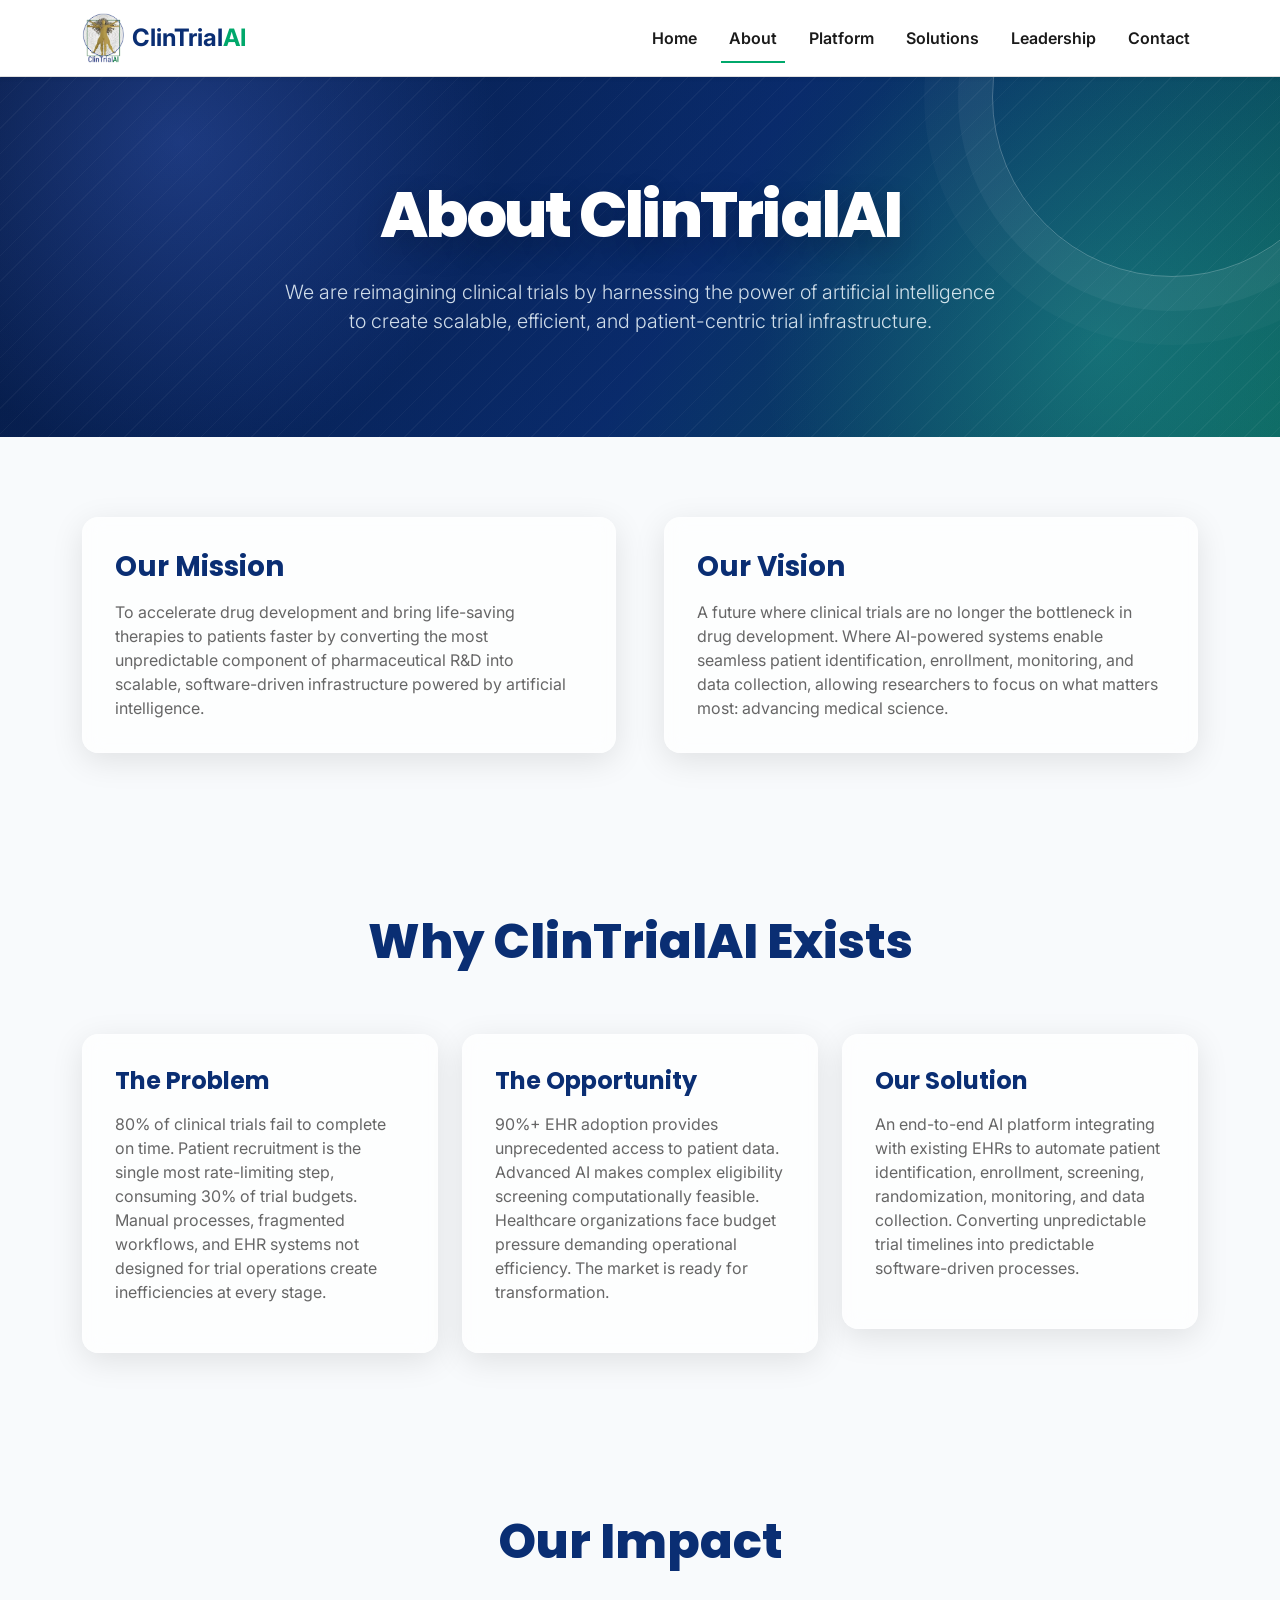
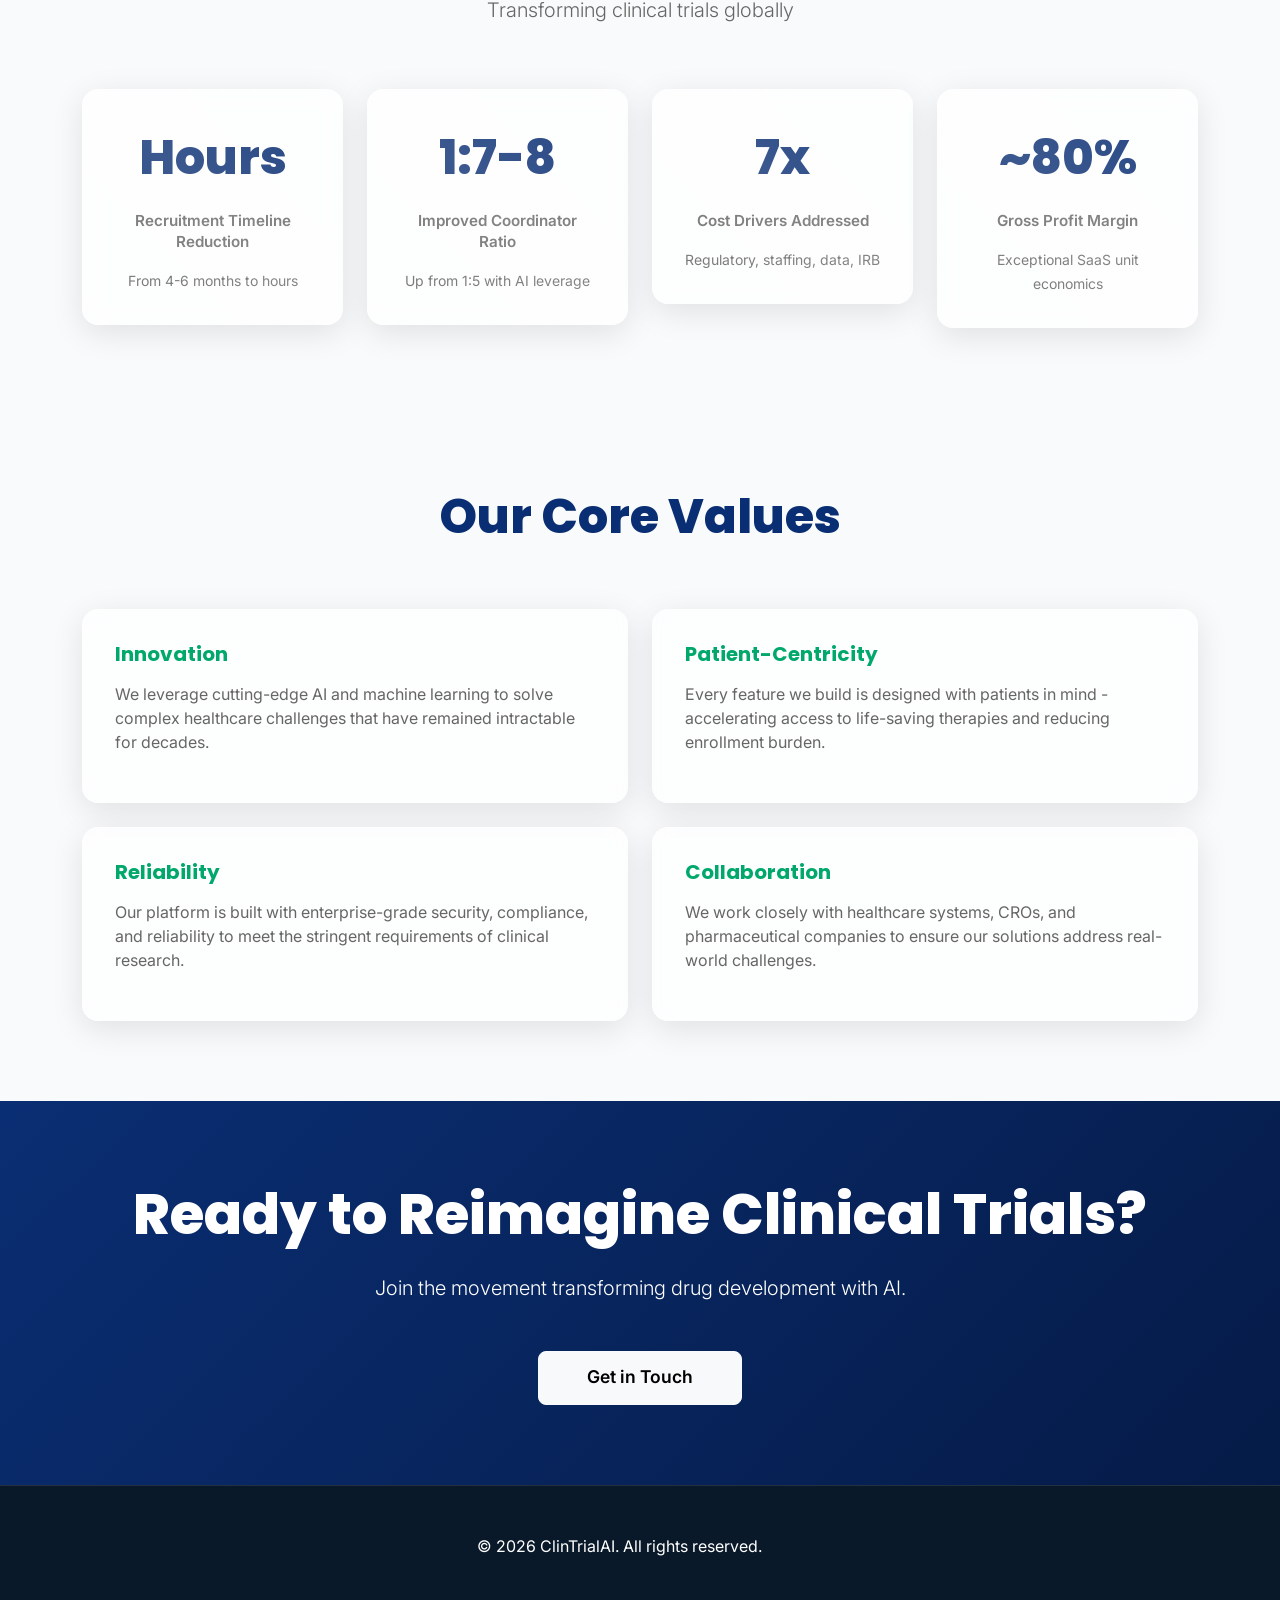
<file: pages/about.html>
<!DOCTYPE html>
<html lang="en">
<head>
    <meta charset="UTF-8">
    <meta name="viewport" content="width=device-width, initial-scale=1.0">
    <meta name="description" content="About ClinTrialAI - Learn about our mission to transform clinical trials with AI">
    <title>About ClinTrialAI - Reimagining Clinical Trials</title>
    <link href="https://fonts.googleapis.com/css2?family=Poppins:wght@300;400;600;700;800&family=Inter:wght@300;400;600;700&display=swap" rel="stylesheet">
    <link href="https://cdnjs.cloudflare.com/ajax/libs/bootstrap/5.3.0/css/bootstrap.min.css" rel="stylesheet">
    <link href="https://cdnjs.cloudflare.com/ajax/libs/font-awesome/6.4.0/css/all.min.css" rel="stylesheet">
    <link href="../assets/css/styles.css" rel="stylesheet">
</head>
<body>
    <!-- Navigation -->
    <nav class="navbar navbar-expand-lg navbar-light sticky-top bg-white shadow-sm">
        <div class="container-lg">
            <a class="navbar-brand d-flex align-items-center" href="../index.html">
                <img src="../assets/images/clintrialai-logo.png" alt="ClinTrialAI" height="50" class="me-2">
                <span class="fw-700" style="color: #0A2E73;">ClinTrial<span style="color: #00A86B;">AI</span></span>
            </a>
            <button class="navbar-toggler" type="button" data-bs-toggle="collapse" data-bs-target="#navbarNav">
                <span class="navbar-toggler-icon"></span>
            </button>
            <div class="collapse navbar-collapse" id="navbarNav">
                <ul class="navbar-nav ms-auto">
                    <li class="nav-item"><a class="nav-link" href="../index.html">Home</a></li>
                    <li class="nav-item"><a class="nav-link active" href="about.html">About</a></li>
                    <li class="nav-item"><a class="nav-link" href="platform.html">Platform</a></li>
                    <li class="nav-item"><a class="nav-link" href="solutions.html">Solutions</a></li>
                    <li class="nav-item"><a class="nav-link" href="leadership.html">Leadership</a></li>
                    <li class="nav-item"><a class="nav-link" href="contact.html">Contact</a></li>
                </ul>
            </div>
        </div>
    </nav>

    <!-- Hero Banner -->
    <section class="hero-section page-hero page-hero--about py-100">
        <div class="container-lg">
            <div class="page-hero__content text-center">
                <!-- <p class="page-hero__eyebrow">Our mission</p> -->
                <h1 class="display-4 fw-800 mb-4">About ClinTrialAI</h1>
                <p class="lead">
                    We are reimagining clinical trials by harnessing the power of artificial intelligence to create scalable, efficient, and patient-centric trial infrastructure.
                </p>
            </div>
        </div>
    </section>

    <!-- Mission & Vision -->
    <section class="py-100 bg-light">
        <div class="container-lg">
            <div class="row g-5">
                <div class="col-lg-6">
                    <div class="glass-morphism h-100">
                        <h3 class="fw-700 mb-3" style="color: #0A2E73;">Our Mission</h3>
                        <p class="text-muted mb-0">
                            To accelerate drug development and bring life-saving therapies to patients faster by converting the most unpredictable component of pharmaceutical R&D into scalable, software-driven infrastructure powered by artificial intelligence.
                        </p>
                    </div>
                </div>
                <div class="col-lg-6">
                    <div class="glass-morphism h-100">
                        <h3 class="fw-700 mb-3" style="color: #0A2E73;">Our Vision</h3>
                        <p class="text-muted mb-0">
                            A future where clinical trials are no longer the bottleneck in drug development. Where AI-powered systems enable seamless patient identification, enrollment, monitoring, and data collection, allowing researchers to focus on what matters most: advancing medical science.
                        </p>
                    </div>
                </div>
            </div>
        </div>
    </section>

    <!-- Why ClinTrialAI Exists -->
    <section class="py-100">
        <div class="container-lg">
            <div class="text-center mb-80">
                <h2 class="display-5 fw-800 mb-4" style="color: #0A2E73;">Why ClinTrialAI Exists</h2>
            </div>

            <div class="row g-4">
                <div class="col-lg-4">
                    <div class="glass-morphism">
                        <h4 class="fw-700 mb-3" style="color: #0A2E73;">The Problem</h4>
                        <p class="text-muted">
                            80% of clinical trials fail to complete on time. Patient recruitment is the single most rate-limiting step, consuming 30% of trial budgets. Manual processes, fragmented workflows, and EHR systems not designed for trial operations create inefficiencies at every stage.
                        </p>
                    </div>
                </div>
                <div class="col-lg-4">
                    <div class="glass-morphism">
                        <h4 class="fw-700 mb-3" style="color: #0A2E73;">The Opportunity</h4>
                        <p class="text-muted">
                            90%+ EHR adoption provides unprecedented access to patient data. Advanced AI makes complex eligibility screening computationally feasible. Healthcare organizations face budget pressure demanding operational efficiency. The market is ready for transformation.
                        </p>
                    </div>
                </div>
                <div class="col-lg-4">
                    <div class="glass-morphism">
                        <h4 class="fw-700 mb-3" style="color: #0A2E73;">Our Solution</h4>
                        <p class="text-muted">
                            An end-to-end AI platform integrating with existing EHRs to automate patient identification, enrollment, screening, randomization, monitoring, and data collection. Converting unpredictable trial timelines into predictable software-driven processes.
                        </p>
                    </div>
                </div>
            </div>
        </div>
    </section>

    <!-- Impact Section -->
    <section class="py-100 bg-light">
        <div class="container-lg">
            <div class="text-center mb-80">
                <h2 class="display-5 fw-800 mb-4" style="color: #0A2E73;">Our Impact</h2>
                <p class="lead text-muted">Transforming clinical trials globally</p>
            </div>

            <div class="row g-4">
                <div class="col-lg-3 col-md-6">
                    <div class="stat-card glass-morphism text-center">
                        <div class="stat-value mb-3">Hours</div>
                        <p class="stat-label fw-600">Recruitment Timeline Reduction</p>
                        <small class="text-muted">From 4-6 months to hours</small>
                    </div>
                </div>
                <div class="col-lg-3 col-md-6">
                    <div class="stat-card glass-morphism text-center">
                        <div class="stat-value mb-3">1:7-8</div>
                        <p class="stat-label fw-600">Improved Coordinator Ratio</p>
                        <small class="text-muted">Up from 1:5 with AI leverage</small>
                    </div>
                </div>
                <div class="col-lg-3 col-md-6">
                    <div class="stat-card glass-morphism text-center">
                        <div class="stat-value mb-3">7x</div>
                        <p class="stat-label fw-600">Cost Drivers Addressed</p>
                        <small class="text-muted">Regulatory, staffing, data, IRB</small>
                    </div>
                </div>
                <div class="col-lg-3 col-md-6">
                    <div class="stat-card glass-morphism text-center">
                        <div class="stat-value mb-3">~80%</div>
                        <p class="stat-label fw-600">Gross Profit Margin</p>
                        <small class="text-muted">Exceptional SaaS unit economics</small>
                    </div>
                </div>
            </div>
        </div>
    </section>

    <!-- Values Section -->
    <section class="py-100">
        <div class="container-lg">
            <div class="text-center mb-80">
                <h2 class="display-5 fw-800 mb-4" style="color: #0A2E73;">Our Core Values</h2>
            </div>

            <div class="row g-4">
                <div class="col-lg-6">
                    <div class="glass-morphism">
                        <h5 class="fw-700 mb-3" style="color: #00A86B;">Innovation</h5>
                        <p class="text-muted">We leverage cutting-edge AI and machine learning to solve complex healthcare challenges that have remained intractable for decades.</p>
                    </div>
                </div>
                <div class="col-lg-6">
                    <div class="glass-morphism">
                        <h5 class="fw-700 mb-3" style="color: #00A86B;">Patient-Centricity</h5>
                        <p class="text-muted">Every feature we build is designed with patients in mind - accelerating access to life-saving therapies and reducing enrollment burden.</p>
                    </div>
                </div>
                <div class="col-lg-6">
                    <div class="glass-morphism">
                        <h5 class="fw-700 mb-3" style="color: #00A86B;">Reliability</h5>
                        <p class="text-muted">Our platform is built with enterprise-grade security, compliance, and reliability to meet the stringent requirements of clinical research.</p>
                    </div>
                </div>
                <div class="col-lg-6">
                    <div class="glass-morphism">
                        <h5 class="fw-700 mb-3" style="color: #00A86B;">Collaboration</h5>
                        <p class="text-muted">We work closely with healthcare systems, CROs, and pharmaceutical companies to ensure our solutions address real-world challenges.</p>
                    </div>
                </div>
            </div>
        </div>
    </section>

    <!-- CTA -->
    <section class="cta-section py-100">
        <div class="container-lg position-relative z-3 text-center">
            <h2 class="display-4 fw-800 mb-4 text-white">Ready to Reimagine Clinical Trials?</h2>
            <p class="lead text-white mb-5">Join the movement transforming drug development with AI.</p>
            <a href="contact.html" class="btn btn-light btn-lg fw-600 px-5">Get in Touch</a>
        </div>
    </section>

    <!-- Footer -->
    <footer class="footer-section bg-dark text-white py-5 justify-content-center">
        <div class="container-lg justify-content-center">
            
            
                <div class="row align-items-center justify-content-center">
                    <p style="width: 350px;">&copy; 2026 ClinTrialAI. All rights reserved.</p>
                    
                   
                </div>
            
        </div>
    </footer>

    <button id="backToTop" class="back-to-top" aria-label="Back to top">
        <i class="fas fa-chevron-up"></i>
    </button>

    <script src="https://cdnjs.cloudflare.com/ajax/libs/bootstrap/5.3.0/js/bootstrap.bundle.min.js"></script>
    <script src="../assets/js/main.js"></script>
</body>
</html>
</file>
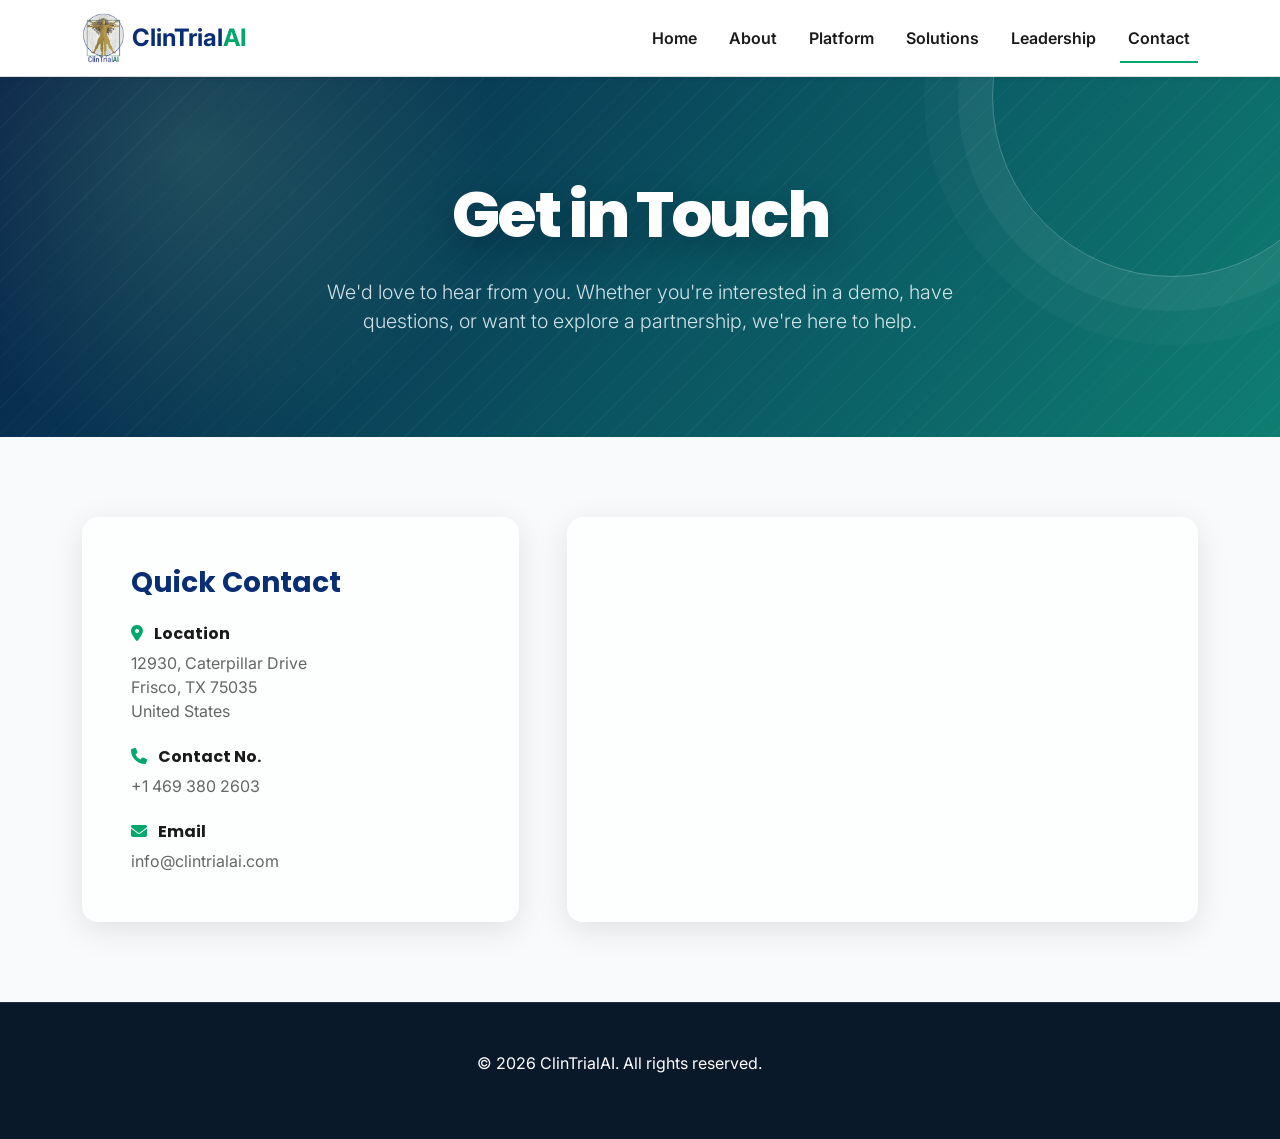
<file: pages/contact.html>
<!DOCTYPE html>
<html lang="en">
<head>
    <meta charset="UTF-8">
    <meta name="viewport" content="width=device-width, initial-scale=1.0">
    <meta name="description" content="Contact ClinTrialAI - Get in touch to learn how we can transform your clinical trials">
    <title>Contact - ClinTrialAI</title>
    <link href="https://fonts.googleapis.com/css2?family=Poppins:wght@300;400;600;700;800&family=Inter:wght@300;400;600;700&display=swap" rel="stylesheet">
    <link href="https://cdnjs.cloudflare.com/ajax/libs/bootstrap/5.3.0/css/bootstrap.min.css" rel="stylesheet">
    <link href="https://cdnjs.cloudflare.com/ajax/libs/font-awesome/6.4.0/css/all.min.css" rel="stylesheet">
    <link href="../assets/css/styles.css" rel="stylesheet">
</head>
<body>
    <!-- Navigation -->
    <nav class="navbar navbar-expand-lg navbar-light sticky-top bg-white shadow-sm">
        <div class="container-lg">
            <a class="navbar-brand d-flex align-items-center" href="../index.html">
                <img src="../assets/images/clintrialai-logo.png" alt="ClinTrialAI" height="50" class="me-2">
                <span class="fw-700" style="color: #0A2E73;">ClinTrial<span style="color: #00A86B;">AI</span></span>
            </a>
            <button class="navbar-toggler" type="button" data-bs-toggle="collapse" data-bs-target="#navbarNav">
                <span class="navbar-toggler-icon"></span>
            </button>
            <div class="collapse navbar-collapse" id="navbarNav">
                <ul class="navbar-nav ms-auto">
                    <li class="nav-item"><a class="nav-link" href="../index.html">Home</a></li>
                    <li class="nav-item"><a class="nav-link" href="about.html">About</a></li>
                    <li class="nav-item"><a class="nav-link" href="platform.html">Platform</a></li>
                    <li class="nav-item"><a class="nav-link" href="solutions.html">Solutions</a></li>
                    <li class="nav-item"><a class="nav-link" href="leadership.html">Leadership</a></li>
                    <li class="nav-item"><a class="nav-link active" href="contact.html">Contact</a></li>
                </ul>
            </div>
        </div>
    </nav>

    <!-- Hero Banner -->
    <section class="hero-section page-hero page-hero--contact py-100">
        <div class="container-lg">
            <div class="page-hero__content text-center">
                <!-- <p class="page-hero__eyebrow">Start the conversation</p> -->
                <h1 class="display-4 fw-800 mb-4">Get in Touch</h1>
                <p class="lead">
                    We'd love to hear from you. Whether you're interested in a demo, have questions, or want to explore a partnership, we're here to help.
                </p>
            </div>
        </div>
    </section>

    <!-- Contact Form & Info -->
    <!-- <section class="py-100 bg-light">
        <div class="container-lg">
            <div class="row g-5">
                
                <div class="col-lg-7">
                    <div class="glass-morphism p-5">
                        <h3 class="fw-700 mb-4" style="color: #0A2E73;">Send us a Message</h3>
                        <form id="contactForm">
                            <div class="mb-4">
                                <label for="fullName" class="form-label fw-600">Full Name</label>
                                <input type="text" class="form-control form-control-lg" id="fullName" name="fullName" required>
                            </div>

                            <div class="mb-4">
                                <label for="email" class="form-label fw-600">Email Address</label>
                                <input type="email" class="form-control form-control-lg" id="email" name="email" required>
                            </div>

                            <div class="mb-4">
                                <label for="phone" class="form-label fw-600">Phone Number</label>
                                <input type="tel" class="form-control form-control-lg" id="phone" name="phone">
                            </div>

                            <div class="mb-4">
                                <label for="organization" class="form-label fw-600">Organization</label>
                                <input type="text" class="form-control form-control-lg" id="organization" name="organization" required>
                            </div>

                            <div class="mb-4">
                                <label for="role" class="form-label fw-600">Your Role</label>
                                <select class="form-select form-select-lg" id="role" name="role" required>
                                    <option value="">Select your role</option>
                                    <option value="clinical-operations">Clinical Operations</option>
                                    <option value="research">Clinical Research</option>
                                    <option value="it">IT/Information Systems</option>
                                    <option value="executive">Executive Leadership</option>
                                    <option value="investor">Investor</option>
                                    <option value="other">Other</option>
                                </select>
                            </div>

                            <div class="mb-4">
                                <label for="interest" class="form-label fw-600">Interest</label>
                                <select class="form-select form-select-lg" id="interest" name="interest" required>
                                    <option value="">Select your interest</option>
                                    <option value="demo">Schedule a Demo</option>
                                    <option value="pricing">Pricing Information</option>
                                    <option value="partnership">Partnership Opportunity</option>
                                    <option value="integration">EHR Integration</option>
                                    <option value="inquiry">General Inquiry</option>
                                </select>
                            </div>

                            <div class="mb-4">
                                <label for="message" class="form-label fw-600">Message</label>
                                <textarea class="form-control" id="message" name="message" rows="5" required></textarea>
                            </div>

                            <div class="form-check mb-4">
                                <input class="form-check-input" type="checkbox" id="privacy" name="privacy" required>
                                <label class="form-check-label" for="privacy">
                                    I agree to the <a href="#" style="color: #0A2E73;">privacy policy</a> and terms of service
                                </label>
                            </div>

                            <button type="submit" class="btn btn-primary btn-lg fw-600 w-100">Send Message</button>
                        </form>
                    </div>
                </div>

                
                <div class="col-lg-5">
                    
                    <div class="glass-morphism p-5 mb-4">
                        <h4 class="fw-700 mb-4" style="color: #0A2E73;">Quick Contact</h4>

                        <div class="contact-item mb-4">
                            <h6 class="fw-700 mb-2"><i class="fas fa-map-marker-alt me-2" style="color: #00A86B;"></i>Address</h6>
                            <p class="text-muted mb-0">
                                ClinTrialAI Inc.<br>
                                Cleveland, Ohio<br>
                            </p>
                        </div>

                        <div class="contact-item mb-4">
                            <h6 class="fw-700 mb-2"><i class="fas fa-phone me-2" style="color: #00A86B;"></i>Phone</h6>
                            <p class="text-muted mb-0">
                                (123) 456-7890
                            </p>
                        </div>

                        <div class="contact-item mb-4">
                            <h6 class="fw-700 mb-2"><i class="fas fa-envelope me-2" style="color: #00A86B;"></i>Email</h6>
                            <p class="text-muted mb-0">
                                info@clintrialai.com
                            </p>
                        </div>
                    </div>
                </div>
            </div>
        </div>
    </section> -->

    <!-- Quick Contact & Location -->
    <section class="py-100 bg-light">
        <div class="container-lg">
            <div class="row g-5 align-items-stretch">
                 <div class="col-lg-5">
                    <div class="glass-morphism p-5 h-100 d-flex flex-column">
                         <h3 class="fw-700 mb-4" style="color: #0A2E73;">Quick Contact</h3>
 
                         <div class="contact-item mb-4">
                            <h6 class="fw-700 mb-2">
                                <i class="fas fa-map-marker-alt me-2" style="color: #00A86B;"></i>
                                Location
                            </h6>
                            <p class="text-muted mb-0">
                                12930, Caterpillar Drive<br>
                                Frisco, TX 75035<br>
                                United States
                            </p>
                        </div>

                        <div class="contact-item mb-4">
                            <h6 class="fw-700 mb-2">
                                <i class="fas fa-phone me-2" style="color: #00A86B;"></i>
                                Contact No.
                            </h6>
                            <p class="text-muted mb-0">+1 469 380 2603</p>
                        </div>

                        <div class="contact-item">
                            <h6 class="fw-700 mb-2">
                                <i class="fas fa-envelope me-2" style="color: #00A86B;"></i>
                                Email
                            </h6>
                            <p class="text-muted mb-0">info@clintrialai.com</p>
                        </div>
                    </div>
                </div>

                <div class="col-lg-7">
                    <div class="glass-morphism overflow-hidden h-100">
                         <div class="ratio ratio-16x9">
                             <iframe
                                 src="https://maps.google.com/maps?q=12930%20Caterpillar%20Drive%2C%20Frisco%2C%20TX%2075035&z=15&output=embed"
                                 style="border:0;"
                                 allowfullscreen=""
                                 loading="lazy"
                                 referrerpolicy="no-referrer-when-downgrade"
                             ></iframe>
                         </div>
                     </div>
                 </div>
             </div>
         </div>
     </section>

    <!-- Footer -->
<footer class="footer-section bg-dark text-white py-5 justify-content-center">
        <div class="container-lg justify-content-center">
            
            
                <div class="row align-items-center justify-content-center">
                    <p style="width: 350px;">&copy; 2026 ClinTrialAI. All rights reserved.</p>
                    
                   
                </div>
            
        </div>
    </footer>

    <script src="https://code.jquery.com/jquery-3.6.0.min.js"></script>
    <script src="https://cdn.jsdelivr.net/npm/@popperjs/core@2.9.2/dist/umd/popper.min.js"></script>
    <script src="https://stackpath.bootstrapcdn.com/bootstrap/5.1.3/js/bootstrap.min.js"></script>
    <script src="../assets/js/main.js"></script>
</body>
</html>
</file>
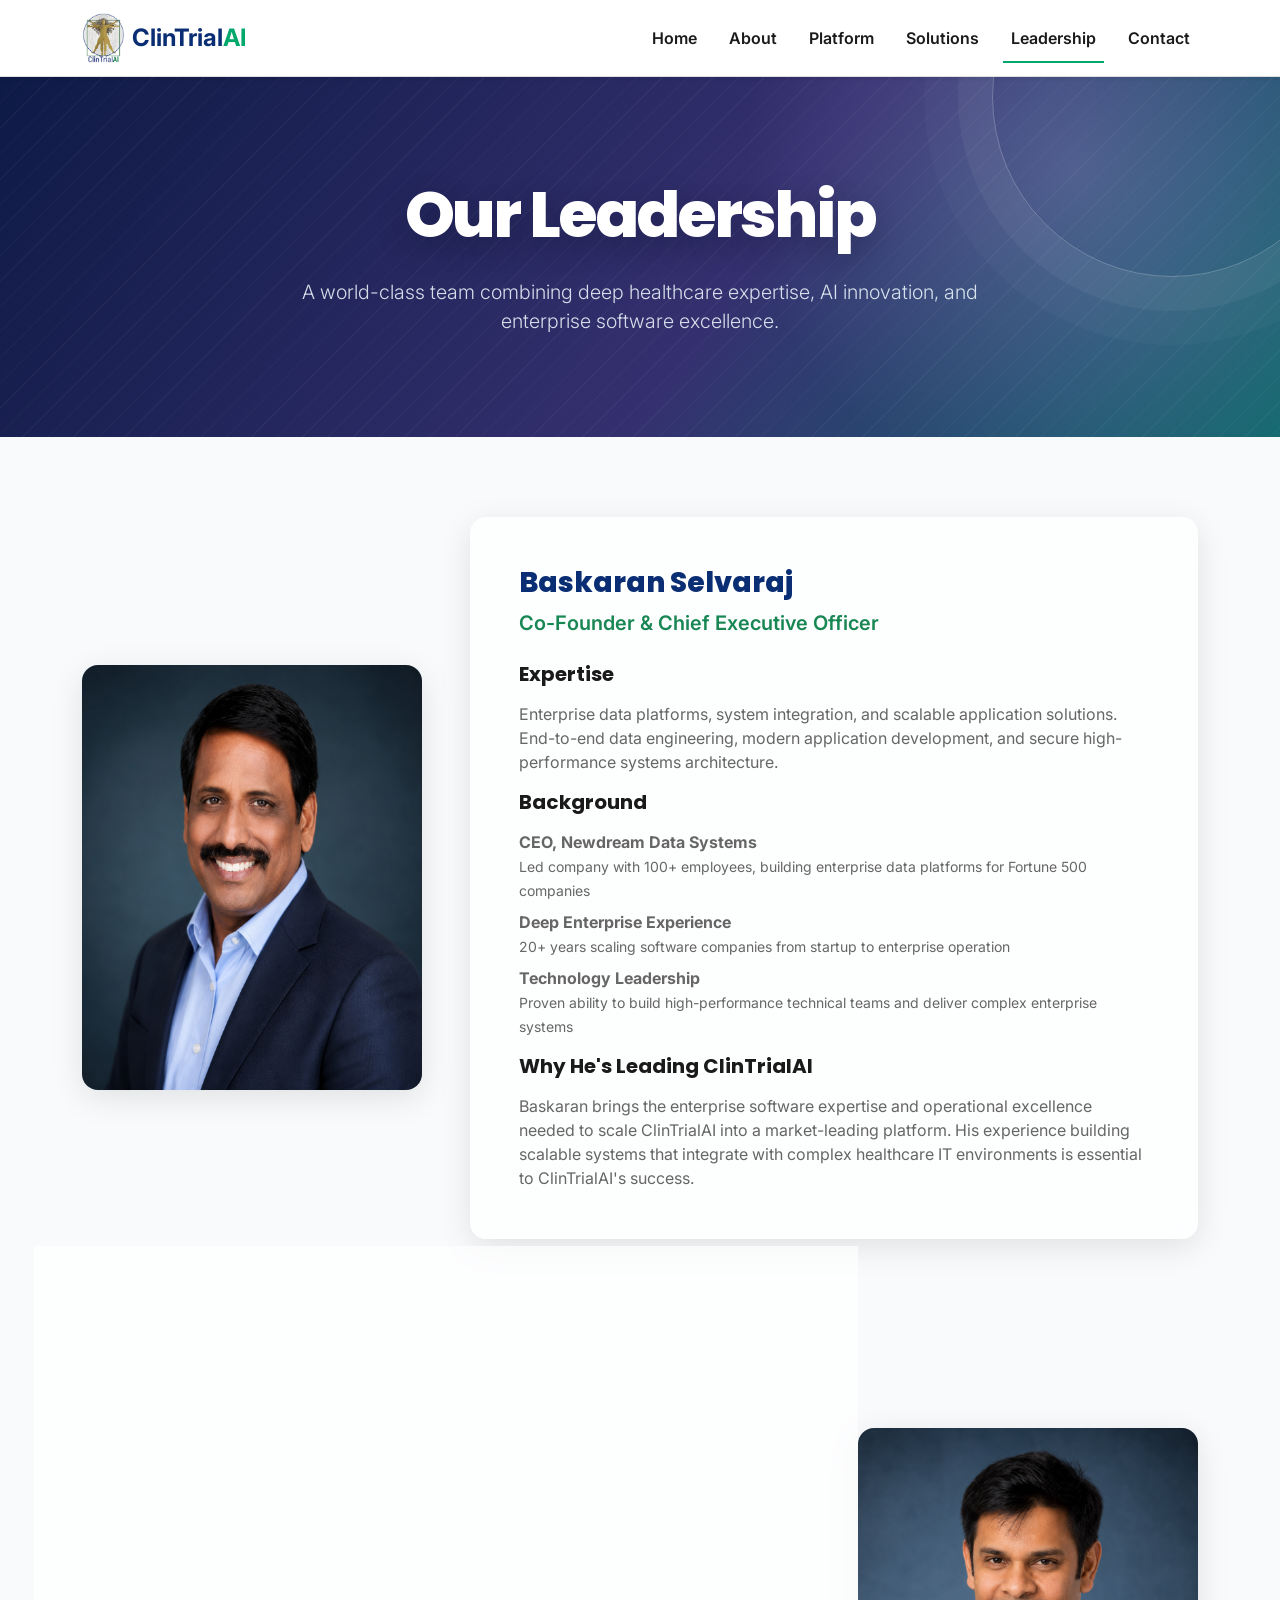
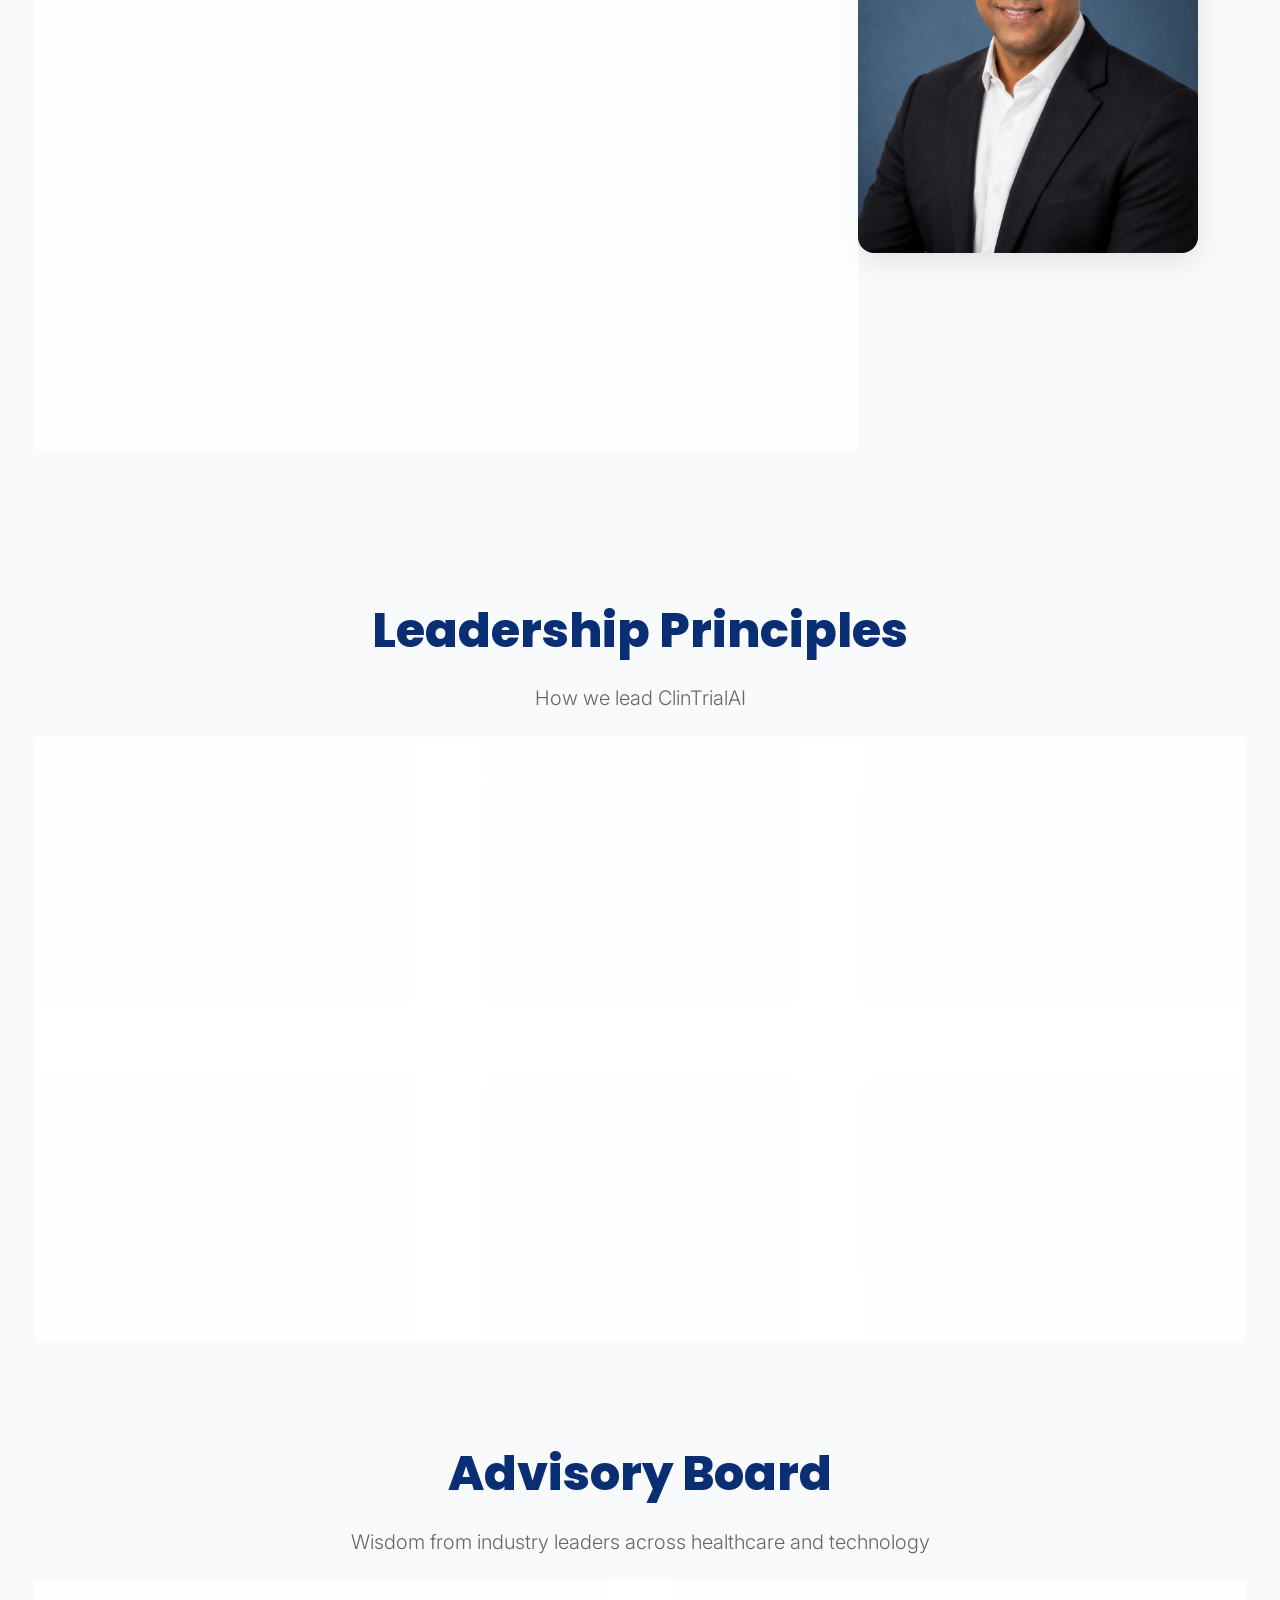
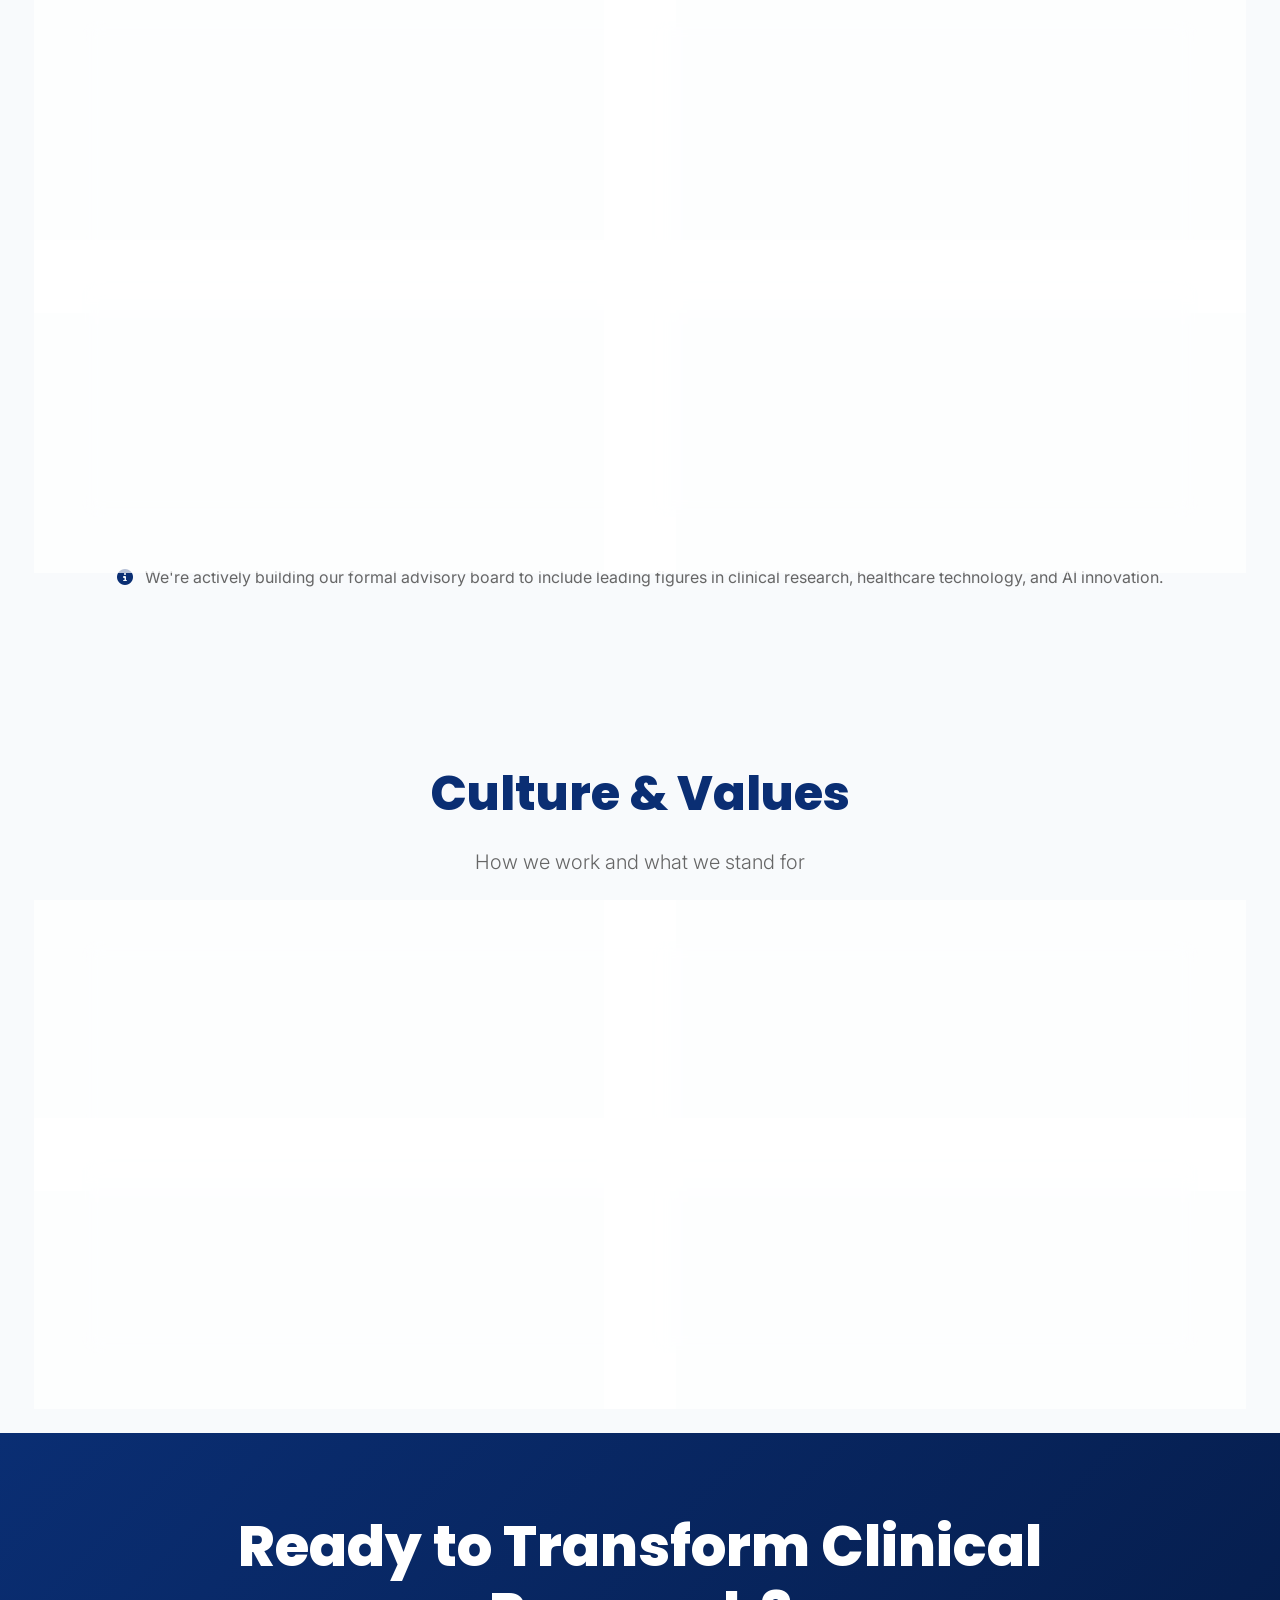
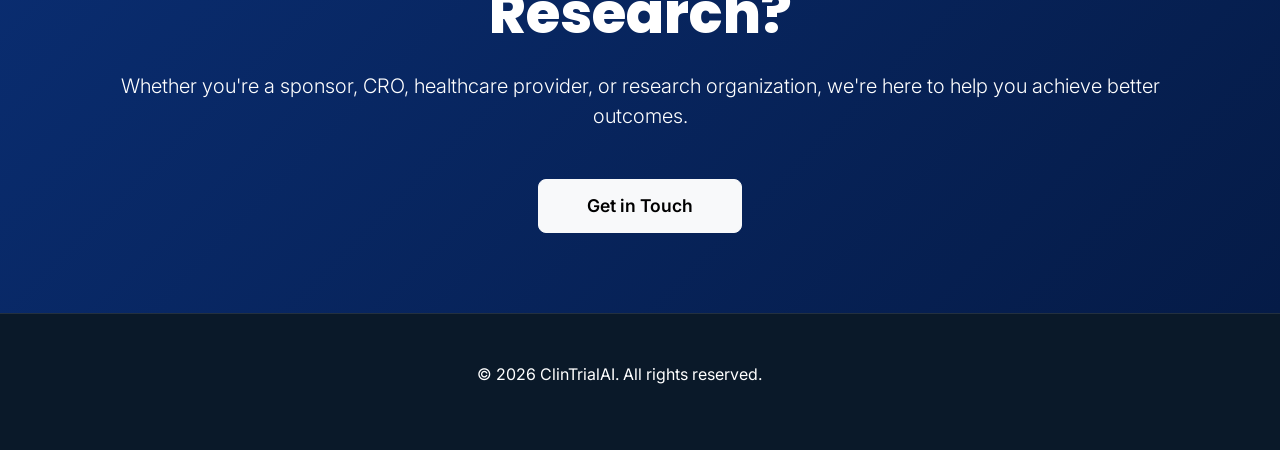
<file: pages/leadership.html>
<!DOCTYPE html>
<html lang="en">
<head>
    <meta charset="UTF-8">
    <meta name="viewport" content="width=device-width, initial-scale=1.0">
    <meta name="description" content="Leadership - Meet the ClinTrialAI executive team driving innovation in clinical trials">
    <title>Leadership - ClinTrialAI</title>
    <link href="https://fonts.googleapis.com/css2?family=Poppins:wght@300;400;600;700;800&family=Inter:wght@300;400;600;700&display=swap" rel="stylesheet">
    <link href="https://cdnjs.cloudflare.com/ajax/libs/bootstrap/5.3.0/css/bootstrap.min.css" rel="stylesheet">
    <link href="https://cdnjs.cloudflare.com/ajax/libs/font-awesome/6.4.0/css/all.min.css" rel="stylesheet">
    <link href="../assets/css/styles.css" rel="stylesheet">
</head>
<body>
    <!-- Navigation -->
    <nav class="navbar navbar-expand-lg navbar-light sticky-top bg-white shadow-sm">
        <div class="container-lg">
            <a class="navbar-brand d-flex align-items-center" href="../index.html">
                <img src="../assets/images/clintrialai-logo.png" alt="ClinTrialAI" height="50" class="me-2">
                <span class="fw-700" style="color: #0A2E73;">ClinTrial<span style="color: #00A86B;">AI</span></span>
            </a>
            <button class="navbar-toggler" type="button" data-bs-toggle="collapse" data-bs-target="#navbarNav">
                <span class="navbar-toggler-icon"></span>
            </button>
            <div class="collapse navbar-collapse" id="navbarNav">
                <ul class="navbar-nav ms-auto">
                    <li class="nav-item"><a class="nav-link" href="../index.html">Home</a></li>
                    <li class="nav-item"><a class="nav-link" href="about.html">About</a></li>
                    <li class="nav-item"><a class="nav-link" href="platform.html">Platform</a></li>
                    <li class="nav-item"><a class="nav-link" href="solutions.html">Solutions</a></li>
                    <li class="nav-item"><a class="nav-link active" href="leadership.html">Leadership</a></li>
                    <li class="nav-item"><a class="nav-link" href="contact.html">Contact</a></li>
                </ul>
            </div>
        </div>
    </nav>

    <!-- Hero Banner -->
    <section class="hero-section page-hero page-hero--leadership py-100">
        <div class="container-lg">
            <div class="page-hero__content text-center">
                <!-- <p class="page-hero__eyebrow">The team behind ClinTrialAI</p> -->
                <h1 class="display-4 fw-800 mb-4">Our Leadership</h1>
                <p class="lead">
                    A world-class team combining deep healthcare expertise, AI innovation, and enterprise software excellence.
                </p>
            </div>
        </div>
    </section>

    <!-- Executive Profiles -->
    <section class="py-100 bg-light">
        <div class="container-lg">
            <!-- CEO -->
            <div class="row g-5 mb-5 align-items-center">
                <div class="col-lg-4">
                    <div class="profile-image-container">
                        <img src="../assets/images/leadership/baskaran-selvaraj.png" alt="Baskaran Selvaraj, Co-Founder and Chief Executive Officer" class="profile-image">
                    </div>
                </div>
                <div class="col-lg-8">
                    <div class="glass-morphism p-5">
                        <h3 class="fw-800 mb-2" style="color: #0A2E73;">Baskaran Selvaraj</h3>
                        <p class="lead text-success fw-600 mb-4">Co-Founder & Chief Executive Officer</p>
                        
                        <h5 class="fw-700 mb-3">Expertise</h5>
                        <p class="text-muted mb-3">
                            Enterprise data platforms, system integration, and scalable application solutions. End-to-end data engineering, modern application development, and secure high-performance systems architecture.
                        </p>

                        <h5 class="fw-700 mb-3">Background</h5>
                        <ul class="list-unstyled text-muted">
                            <li class="mb-2">
                                <strong>CEO, Newdream Data Systems</strong>
                                <br>
                                <small>Led company with 100+ employees, building enterprise data platforms for Fortune 500 companies</small>
                            </li>
                            <li class="mb-2">
                                <strong>Deep Enterprise Experience</strong>
                                <br>
                                <small>20+ years scaling software companies from startup to enterprise operation</small>
                            </li>
                            <li class="mb-2">
                                <strong>Technology Leadership</strong>
                                <br>
                                <small>Proven ability to build high-performance technical teams and deliver complex enterprise systems</small>
                            </li>
                        </ul>

                        <h5 class="fw-700 mb-3">Why He's Leading ClinTrialAI</h5>
                        <p class="text-muted mb-0">
                            Baskaran brings the enterprise software expertise and operational excellence needed to scale ClinTrialAI into a market-leading platform. His experience building scalable systems that integrate with complex healthcare IT environments is essential to ClinTrialAI's success.
                        </p>
                    </div>
                </div>
            </div>

            <!-- Chief Scientific Officer -->
            <div class="row g-5 mb-5 align-items-center">
                <div class="col-lg-8">
                    <div class="glass-morphism p-5">
                        <h3 class="fw-800 mb-2" style="color: #0A2E73;">Dr. Varun Sundaram, MD, PhD, MSc (Oxon), FRCP(UK)</h3>
                        <p class="lead text-success fw-600 mb-4">Co-Founder & Chief Scientific Officer</p>
                        
                        <h5 class="fw-700 mb-3">Expertise</h5>
                        <p class="text-muted mb-3">
                            Clinical trials, electronic healthcare records research, advanced heart failure, and cardiovascular disease. Board-certified physician with PhD in clinical research methodology and extensive NIH/VA grant funding.
                        </p>

                        <!-- <h5 class="fw-700 mb-3">Academic & Clinical Positions</h5>
                        <ul class="list-unstyled text-muted">
                            <li class="mb-2">
                                <strong>Associate Professor of Medicine</strong>
                                <br>
                                <small>Case Western Reserve University</small>
                            </li>
                            <li class="mb-2">
                                <strong>Section Chief, Advanced Heart Failure</strong>
                                <br>
                                <small>Louis Stokes Cleveland VA Medical Center & University Hospitals Cleveland Medical Center</small>
                            </li>
                            <li class="mb-2">
                                <strong>Research Leadership</strong>
                                <br>
                                <small>Heads heart failure research team including PhDs, PostDoc scholars, and clinical research fellows</small>
                            </li>
                        </ul> -->

                        <h5 class="fw-700 mb-3">Research & Publications</h5>
                        <ul class="list-unstyled text-muted">
                            <li class="mb-2"><strong>70+ peer-reviewed publications</strong> in major journals including Nature Medicine, Circulation, JACC, and European Heart Journal</li>
                            <li class="mb-2"><strong>NIH, VA, and American Heart Association grant recipient</strong> with proven track record securing major research funding</li>
                            <li class="mb-2"><strong>Clinical trial expertise</strong> in designing, conducting, and analyzing complex cardiovascular studies</li>
                        </ul>

                        <h5 class="fw-700 mb-3">Why He's Leading ClinTrialAI</h5>
                        <p class="text-muted mb-0">
                            Dr. Sundaram's deep expertise in clinical trials and EHR research is fundamental to ClinTrialAI's scientific foundation. His understanding of real-world trial challenges, combined with his research leadership, ensures ClinTrialAI addresses genuine clinical research needs.
                        </p>
                    </div>
                </div>
                <div class="col-lg-4">
                    <div class="profile-image-container">
                        <img src="../assets/images/leadership/varun-sundaram.png" alt="Dr. Varun Sundaram, Co-Founder and Chief Scientific Officer" class="profile-image">
                    </div>
                </div>
            </div>

            <!-- Chief Medical Officer -->
            <!-- <div class="row g-5 align-items-center">
                <div class="col-lg-4">
                    <div class="profile-image-container">
                        <img src="../assets/images/leadership/chloe-bloom.png" alt="Dr. Chloe Bloom, Chief Medical Officer" class="profile-image">
                    </div>
                </div>
                <div class="col-lg-8">
                    <div class="glass-morphism p-5">
                        <h3 class="fw-800 mb-2" style="color: #0A2E73;">Dr. Chloe Bloom, MD, MSc, PhD</h3>
                        <p class="lead text-success fw-600 mb-4">Chief Medical Officer</p>
                        
                        <h5 class="fw-700 mb-3">Expertise</h5>
                        <p class="text-muted mb-3">
                            Electronic health records research, clinical trials, respiratory medicine, and healthcare policy. Published researcher influencing major clinical guidelines and national policy decisions.
                        </p>

                        <h5 class="fw-700 mb-3">Academic Positions</h5>
                        <ul class="list-unstyled text-muted">
                            <li class="mb-2">
                                <strong>Senior Clinical Lecturer</strong>
                                <br>
                                <small>Imperial College London</small>
                            </li>
                            <li class="mb-2">
                                <strong>Honorary Respiratory Consultant</strong>
                                <br>
                                <small>Leading healthcare provider in UK</small>
                            </li>
                            <li class="mb-2">
                                <strong>National & International Leadership</strong>
                                <br>
                                <small>Leadership positions in major respiratory societies globally</small>
                            </li>
                        </ul>

                        <h5 class="fw-700 mb-3">Research & Influence</h5>
                        <ul class="list-unstyled text-muted">
                            <li class="mb-2"><strong>70+ publications</strong> authored or co-authored, with research cited in major clinical guidelines</li>
                            <li class="mb-2"><strong>Policy influence</strong> - Research directly informs national and international clinical policy</li>
                            <li class="mb-2"><strong>EHR expertise</strong> - Deep understanding of how clinical data is captured and can be leveraged for research</li>
                        </ul>

                        <h5 class="fw-700 mb-3">Why She's Leading ClinTrialAI</h5>
                        <p class="text-muted mb-0">
                            Dr. Bloom brings the clinical expertise and regulatory knowledge essential for ensuring ClinTrialAI meets the highest standards of medical rigor. Her influence in healthcare policy positions ClinTrialAI to lead industry transformation.
                        </p>
                    </div>
                </div>
            </div> -->
        </div>
    </section>

    <!-- Leadership Principles -->
    <section class="py-100">
        <div class="container-lg">
            <div class="text-center mb-80">
                <h2 class="display-5 fw-800 mb-4" style="color: #0A2E73;">Leadership Principles</h2>
                <p class="lead text-muted">How we lead ClinTrialAI</p>
            </div>

            <div class="row g-4">
                <div class="col-lg-4">
                    <div class="principle-card glass-morphism">
                        <h5 class="fw-700 mb-3" style="color: #0A2E73;">Patient-First Mentality</h5>
                        <p class="text-muted">Every decision is guided by how it impacts patients. We believe accelerating clinical trials means getting life-saving therapies to patients faster.</p>
                    </div>
                </div>
                <div class="col-lg-4">
                    <div class="principle-card glass-morphism">
                        <h5 class="fw-700 mb-3" style="color: #0A2E73;">Scientific Rigor</h5>
                        <p class="text-muted">Our platform is built on deep clinical expertise and validated against real-world trial data. We don't compromise on scientific accuracy.</p>
                    </div>
                </div>
                <div class="col-lg-4">
                    <div class="principle-card glass-morphism">
                        <h5 class="fw-700 mb-3" style="color: #0A2E73;">Operational Excellence</h5>
                        <p class="text-muted">We execute flawlessly. Whether it's platform stability, customer support, or compliance, we maintain the highest standards of enterprise operations.</p>
                    </div>
                </div>
                <div class="col-lg-4">
                    <div class="principle-card glass-morphism">
                        <h5 class="fw-700 mb-3" style="color: #0A2E73;">Continuous Innovation</h5>
                        <p class="text-muted">We invest in R&D to stay at the forefront of AI, machine learning, and healthcare technology, ensuring ClinTrialAI remains the most advanced platform.</p>
                    </div>
                </div>
                <div class="col-lg-4">
                    <div class="principle-card glass-morphism">
                        <h5 class="fw-700 mb-3" style="color: #0A2E73;">Transparency & Trust</h5>
                        <p class="text-muted">We operate with complete transparency with our customers, partners, and regulators. Trust is our foundation.</p>
                    </div>
                </div>
                <div class="col-lg-4">
                    <div class="principle-card glass-morphism">
                        <h5 class="fw-700 mb-3" style="color: #0A2E73;">Team Excellence</h5>
                        <p class="text-muted">We recruit and develop world-class talent. Our team's expertise and dedication drive everything we accomplish.</p>
                    </div>
                </div>
            </div>
        </div>
    </section>

    <!-- Board of Advisors Section -->
    <section class="py-100 bg-light">
        <div class="container-lg">
            <div class="text-center mb-80">
                <h2 class="display-5 fw-800 mb-4" style="color: #0A2E73;">Advisory Board</h2>
                <p class="lead text-muted">Wisdom from industry leaders across healthcare and technology</p>
            </div>

            <div class="row g-4">
                <div class="col-lg-6">
                    <div class="advisor-card glass-morphism">
                        <div class="advisor-header mb-3">
                            <i class="fas fa-star" style="color: #00A86B; font-size: 2rem;"></i>
                        </div>
                        <h5 class="fw-700 mb-2" style="color: #0A2E73;">Clinical Trial Leadership</h5>
                        <p class="text-muted mb-0">
                            Our advisors include former heads of clinical development from top pharmaceutical companies, bringing proven expertise in trial strategy and execution.
                        </p>
                    </div>
                </div>
                <div class="col-lg-6">
                    <div class="advisor-card glass-morphism">
                        <div class="advisor-header mb-3">
                            <i class="fas fa-star" style="color: #00A86B; font-size: 2rem;"></i>
                        </div>
                        <h5 class="fw-700 mb-2" style="color: #0A2E73;">Healthcare Informatics</h5>
                        <p class="text-muted mb-0">
                            Experts in EHR systems, health information exchange, and healthcare IT strategy from leading health systems and EHR vendors.
                        </p>
                    </div>
                </div>
                <div class="col-lg-6">
                    <div class="advisor-card glass-morphism">
                        <div class="advisor-header mb-3">
                            <i class="fas fa-star" style="color: #00A86B; font-size: 2rem;"></i>
                        </div>
                        <h5 class="fw-700 mb-2" style="color: #0A2E73;">AI & Machine Learning</h5>
                        <p class="text-muted mb-0">
                            Leading researchers and practitioners in artificial intelligence, natural language processing, and predictive modeling applications.
                        </p>
                    </div>
                </div>
                <div class="col-lg-6">
                    <div class="advisor-card glass-morphism">
                        <div class="advisor-header mb-3">
                            <i class="fas fa-star" style="color: #00A86B; font-size: 2rem;"></i>
                        </div>
                        <h5 class="fw-700 mb-2" style="color: #0A2E73;">Regulatory & Compliance</h5>
                        <p class="text-muted mb-0">
                            Former FDA officials and healthcare compliance experts ensuring ClinTrialAI meets all regulatory requirements and best practices.
                        </p>
                    </div>
                </div>
            </div>

            <div class="row mt-5">
                <div class="col-12 text-center">
                    <p class="text-muted">
                        <i class="fas fa-info-circle me-2" style="color: #0A2E73;"></i>
                        We're actively building our formal advisory board to include leading figures in clinical research, healthcare technology, and AI innovation.
                    </p>
                </div>
            </div>
        </div>
    </section>

    <!-- Culture & Values -->
    <section class="py-100">
        <div class="container-lg">
            <div class="text-center mb-80">
                <h2 class="display-5 fw-800 mb-4" style="color: #0A2E73;">Culture & Values</h2>
                <p class="lead text-muted">How we work and what we stand for</p>
            </div>

            <div class="row g-4">
                <div class="col-lg-6">
                    <div class="culture-card glass-morphism">
                        <h5 class="fw-700 mb-3" style="color: #0A2E73;"><i class="fas fa-heartbeat me-2" style="color: #00A86B;"></i>Mission-Driven</h5>
                        <p class="text-muted">We're united by a shared mission: accelerate clinical trials to get life-saving therapies to patients faster. This mission guides every decision we make.</p>
                    </div>
                </div>
                <div class="col-lg-6">
                    <div class="culture-card glass-morphism">
                        <h5 class="fw-700 mb-3" style="color: #0A2E73;"><i class="fas fa-brain me-2" style="color: #00A86B;"></i>Intellectually Rigorous</h5>
                        <p class="text-muted">We hire smart people and challenge each other to think deeply. We question assumptions, test hypotheses, and demand evidence for our claims.</p>
                    </div>
                </div>
                <div class="col-lg-6">
                    <div class="culture-card glass-morphism">
                        <h5 class="fw-700 mb-3" style="color: #0A2E73;"><i class="fas fa-handshake me-2" style="color: #00A86B;"></i>Collaborative</h5>
                        <p class="text-muted">We break down silos between clinical, technical, and product teams. Great solutions come from cross-functional collaboration and diverse perspectives.</p>
                    </div>
                </div>
                <div class="col-lg-6">
                    <div class="culture-card glass-morphism">
                        <h5 class="fw-700 mb-3" style="color: #0A2E73;"><i class="fas fa-rocket me-2" style="color: #00A86B;"></i>Action-Oriented</h5>
                        <p class="text-muted">We bias toward action. We make decisions with available information, iterate based on feedback, and move fast without sacrificing quality.</p>
                    </div>
                </div>
            </div>
        </div>
    </section>

    <!-- CTA -->
    <section class="cta-section py-100">
        <div class="container-lg position-relative z-3 text-center">
            <h2 class="display-4 fw-800 mb-4 text-white">Ready to Transform Clinical Research?</h2>
            <p class="lead text-white mb-5">Whether you're a sponsor, CRO, healthcare provider, or research organization, we're here to help you achieve better outcomes.</p>
            <a href="contact.html" class="btn btn-light btn-lg fw-600 px-5">Get in Touch</a>
        </div>
    </section>

    <!-- Footer -->
<footer class="footer-section bg-dark text-white py-5 justify-content-center">
        <div class="container-lg justify-content-center">
            
            
                <div class="row align-items-center justify-content-center">
                    <p style="width: 350px;">&copy; 2026 ClinTrialAI. All rights reserved.</p>
                    
                   
                </div>
            
        </div>
    </footer>

    <button id="backToTop" class="back-to-top" aria-label="Back to top">
        <i class="fas fa-chevron-up"></i>
    </button>

    <style>
        .profile-image-container {
            display: flex;
            align-items: center;
            justify-content: center;
        }

        .profile-placeholder {
            border-radius: 16px;
            box-shadow: 0 8px 32px rgba(0, 0, 0, 0.1);
        }

        .profile-image {
            width: 100%;
            max-width: 400px;
            aspect-ratio: 4 / 5;
            object-fit: cover;
            object-position: center;
            border-radius: 16px;
            box-shadow: 0 8px 32px rgba(0, 0, 0, 0.1);
        }

        .principle-card,
        .advisor-card,
        .culture-card {
            min-height: 100%;
        }

        .advisor-header {
            display: flex;
            align-items: center;
            justify-content: center;
            width: 50px;
            height: 50px;
            background: linear-gradient(135deg, rgba(0, 168, 107, 0.1), rgba(10, 46, 115, 0.1));
            border-radius: 50%;
        }

        @media (max-width: 768px) {
            .profile-placeholder {
                min-height: 300px !important;
            }

            .profile-image {
                max-width: 300px;
            }
        }
    </style>

    <script src="https://cdnjs.cloudflare.com/ajax/libs/bootstrap/5.3.0/js/bootstrap.bundle.min.js"></script>
    <script src="../assets/js/main.js"></script>
</body>
</html>
</file>
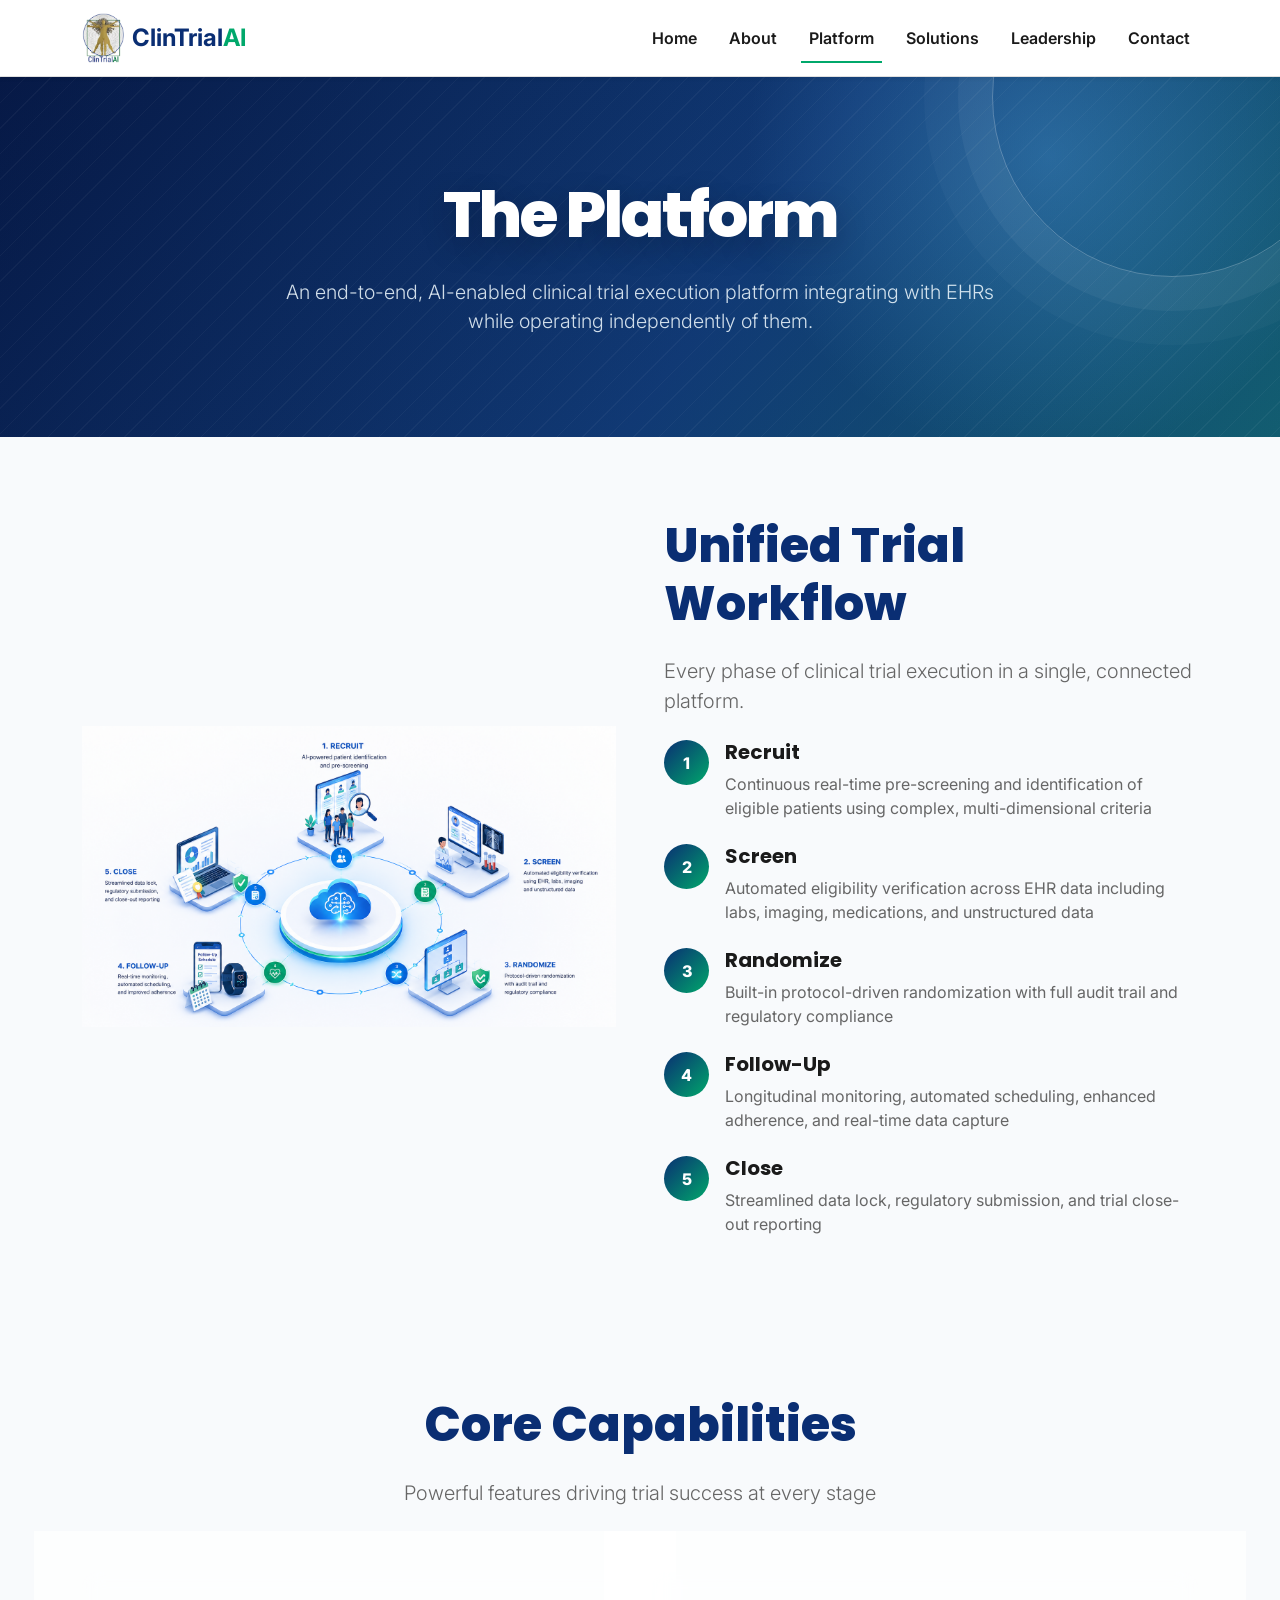
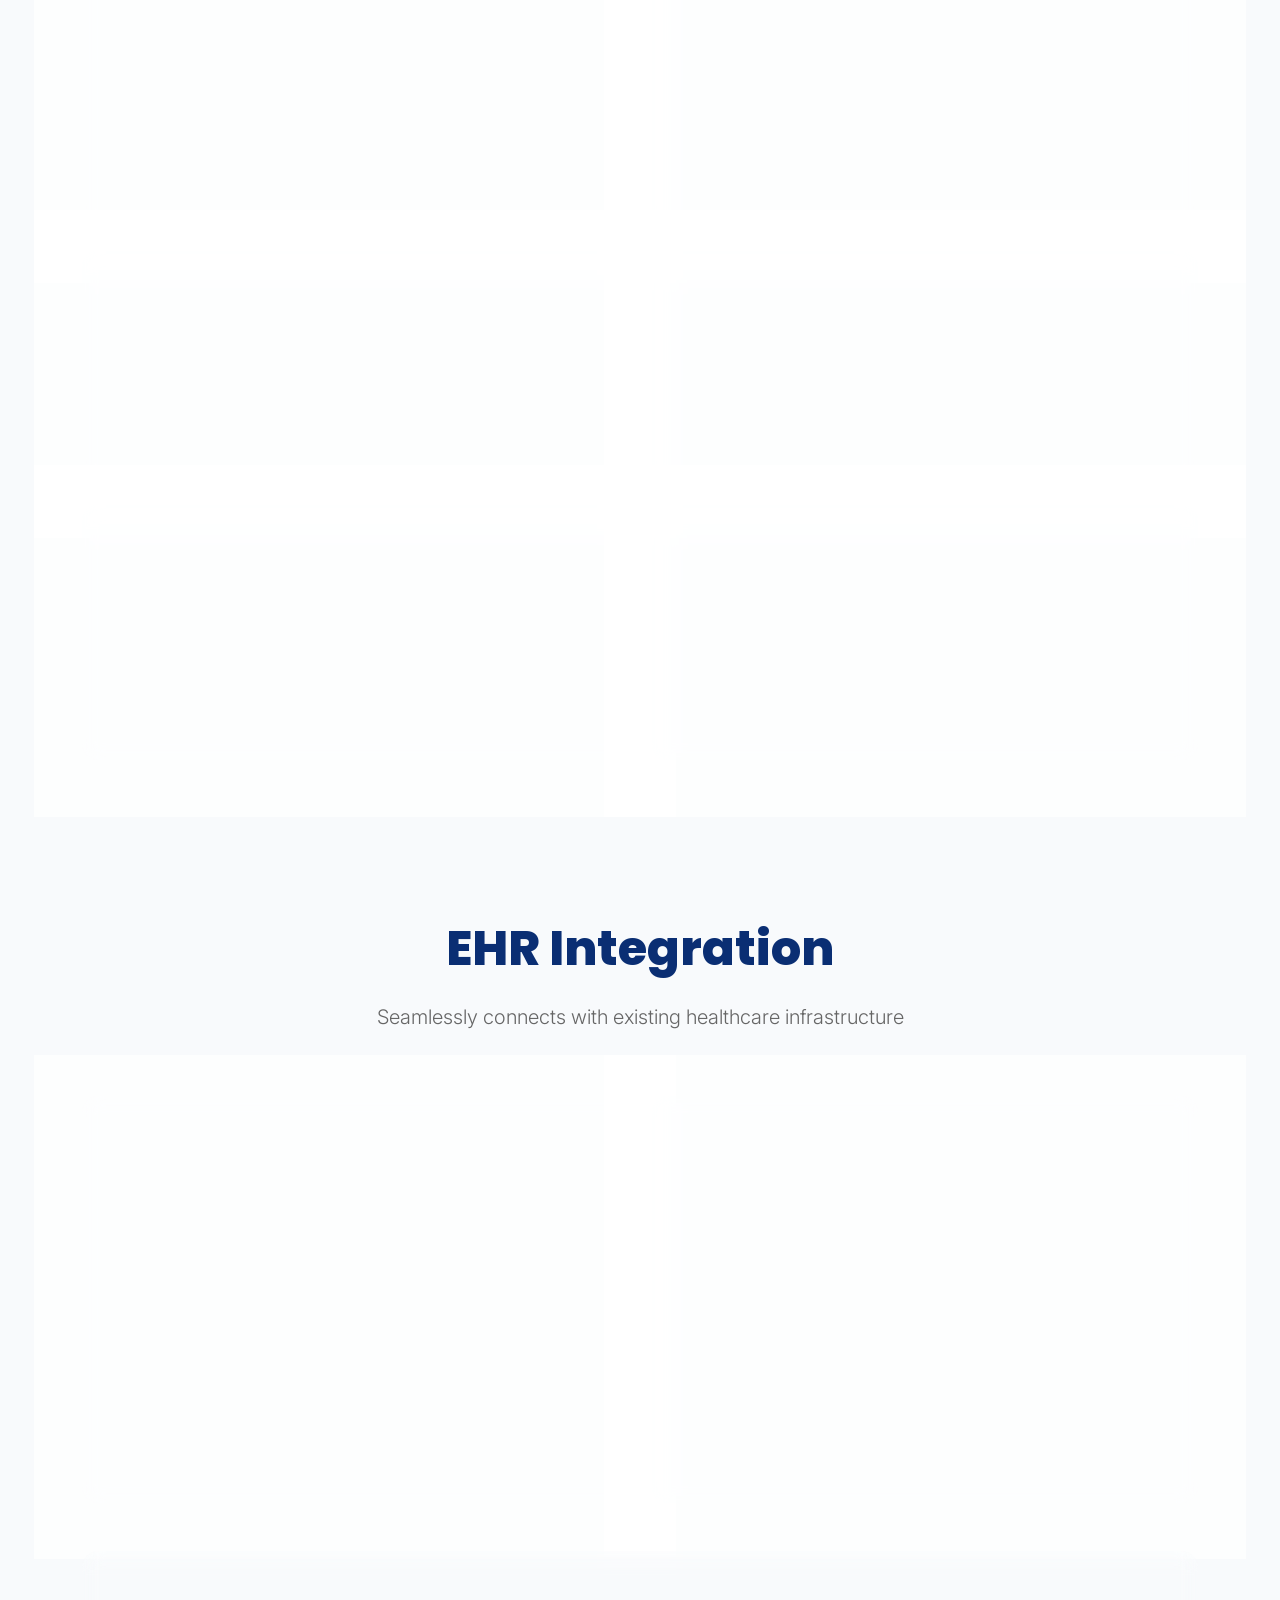
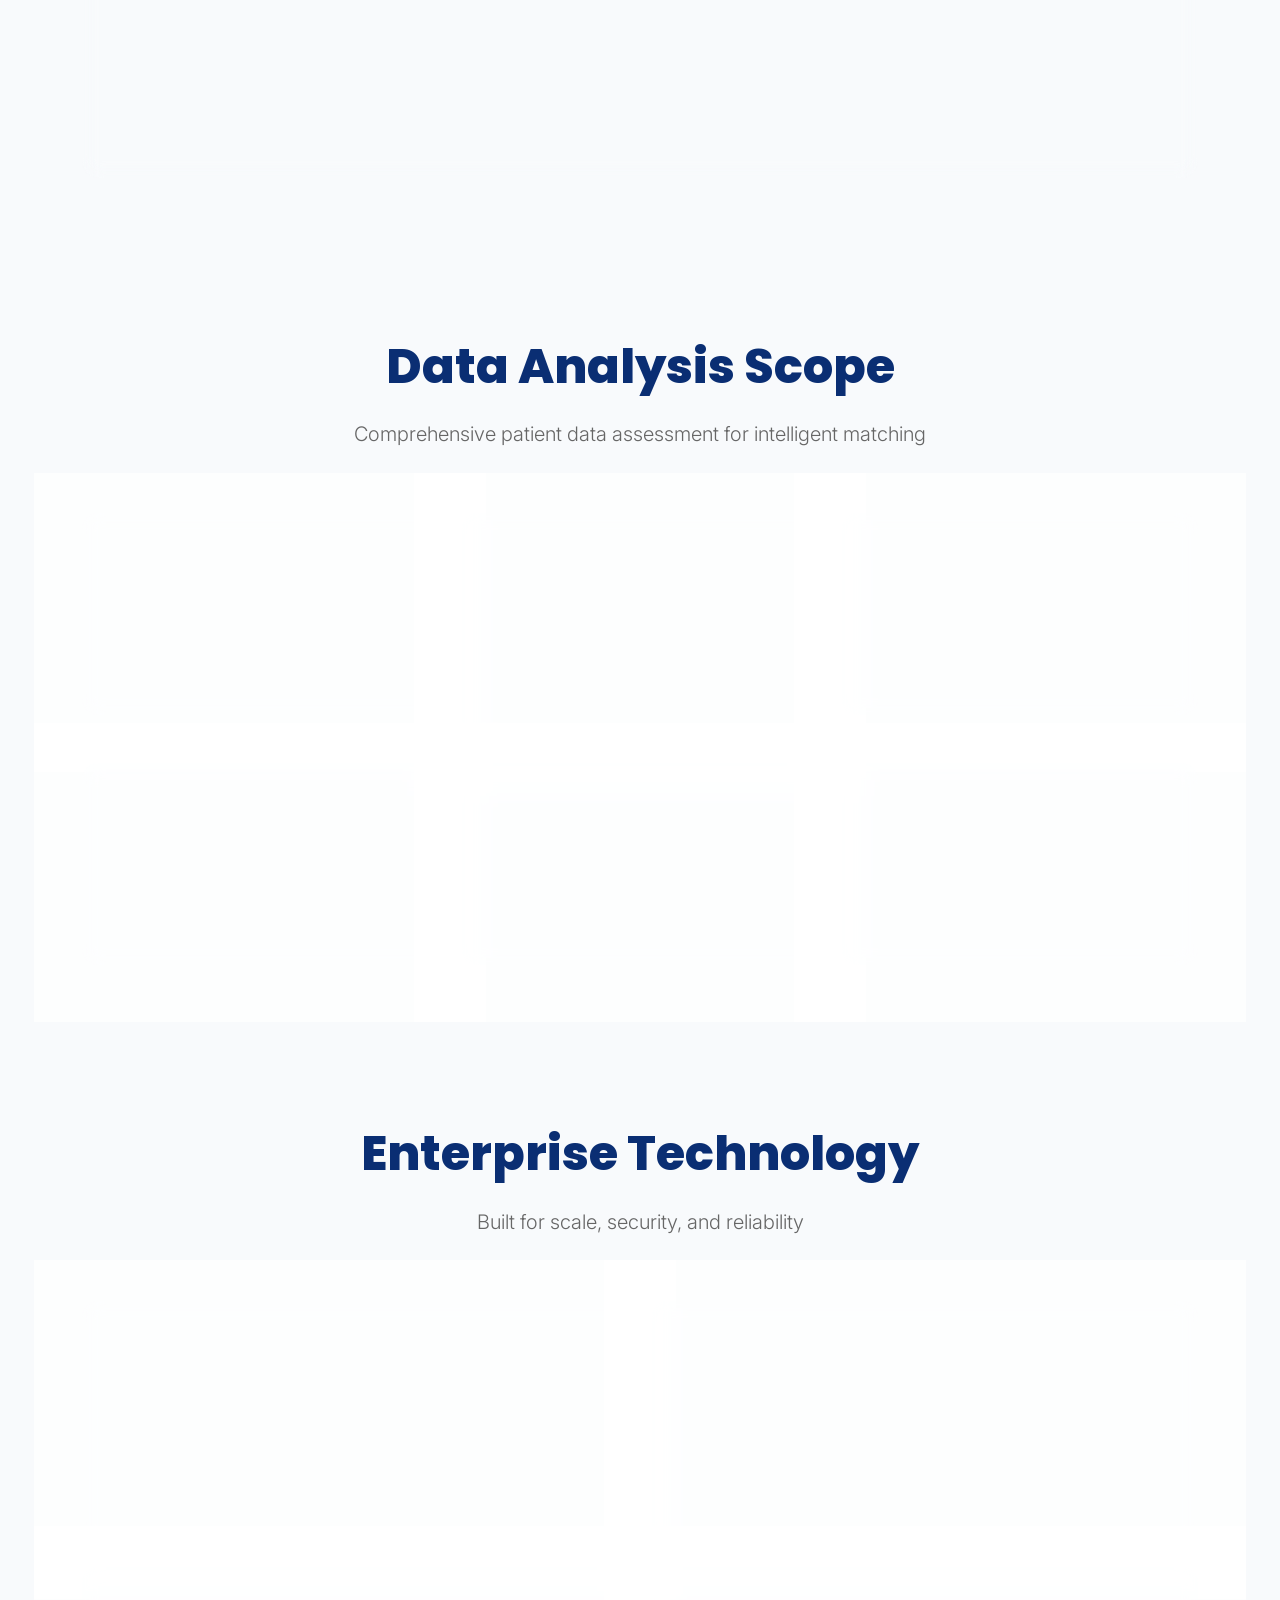
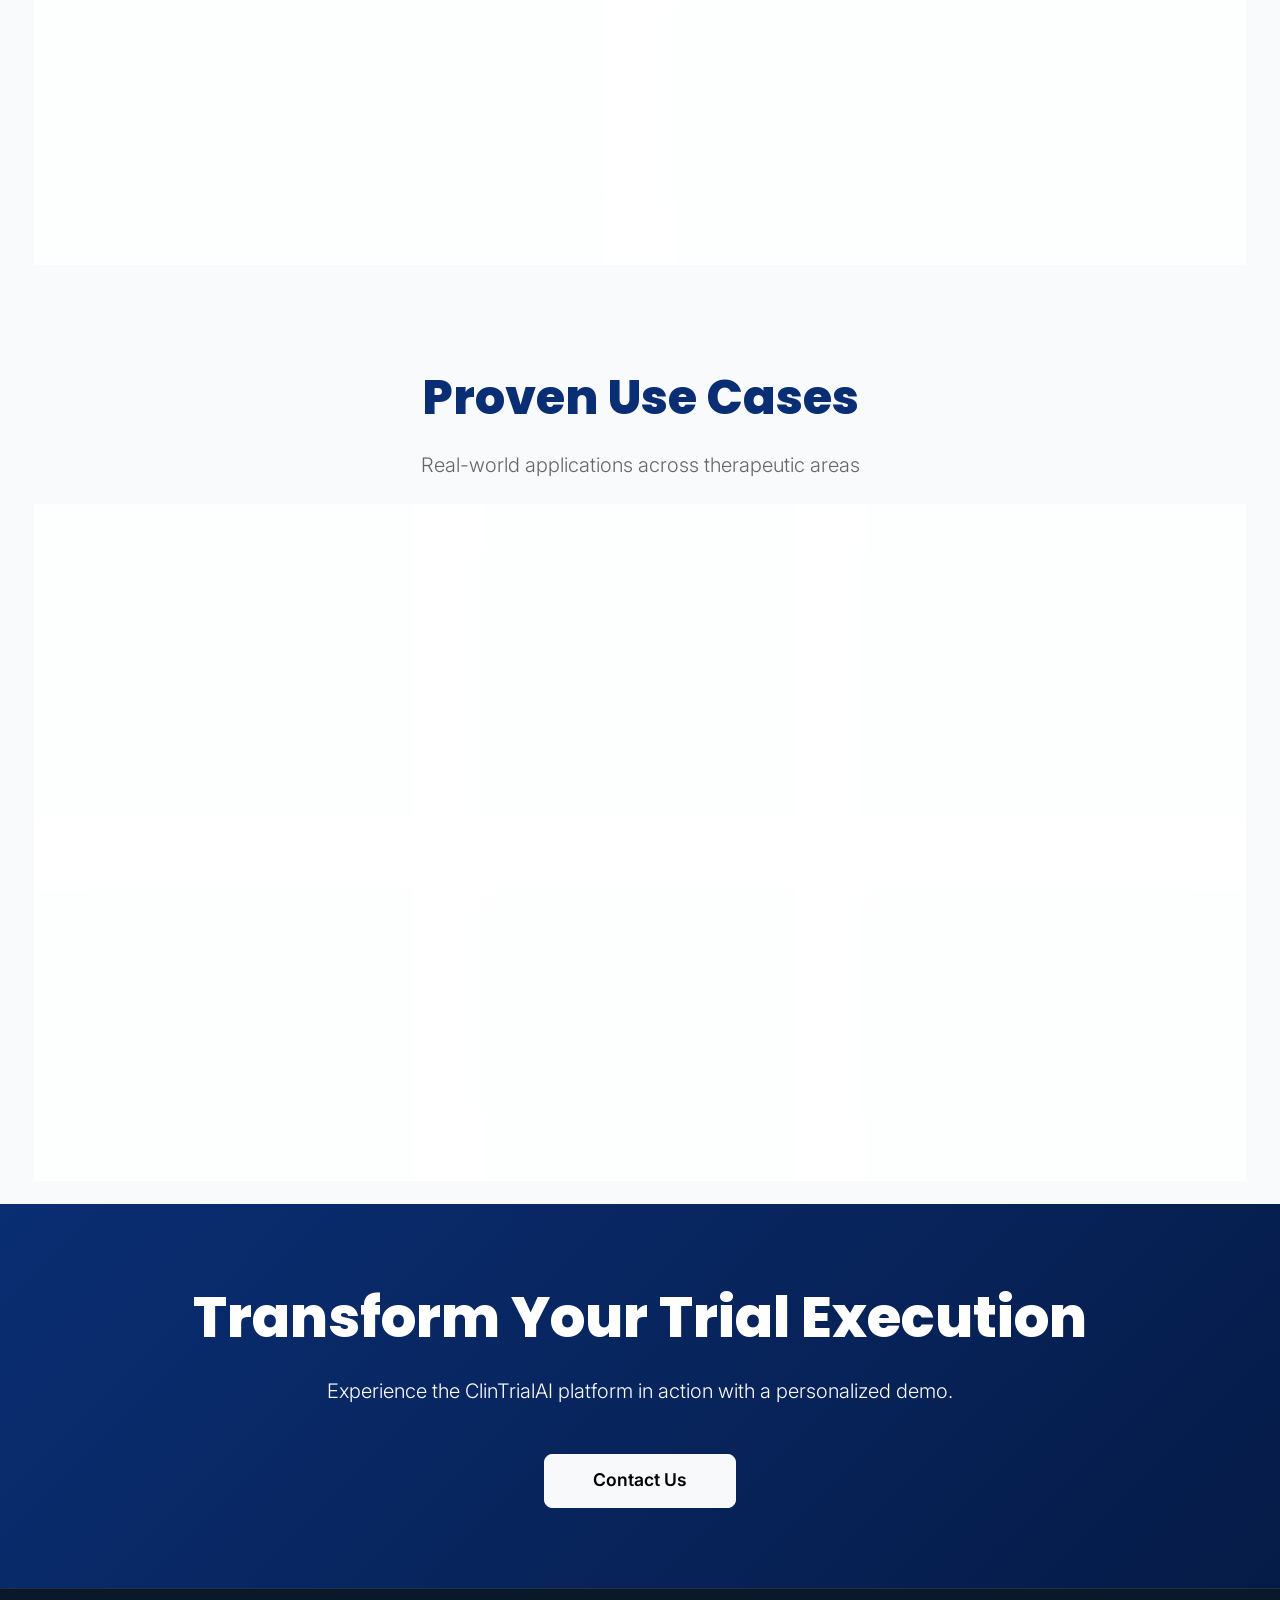
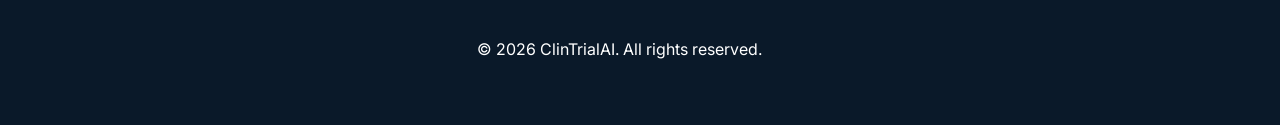
<file: pages/platform.html>
<!DOCTYPE html>
<html lang="en">
<head>
    <meta charset="UTF-8">
    <meta name="viewport" content="width=device-width, initial-scale=1.0">
    <meta name="description" content="ClinTrialAI Platform - AI-enabled clinical trial execution with patient identification, automated recruitment, and operational intelligence">
    <title>Platform - ClinTrialAI</title>
    <link href="https://fonts.googleapis.com/css2?family=Poppins:wght@300;400;600;700;800&family=Inter:wght@300;400;600;700&display=swap" rel="stylesheet">
    <link href="https://cdnjs.cloudflare.com/ajax/libs/bootstrap/5.3.0/css/bootstrap.min.css" rel="stylesheet">
    <link href="https://cdnjs.cloudflare.com/ajax/libs/font-awesome/6.4.0/css/all.min.css" rel="stylesheet">
    <link href="../assets/css/styles.css" rel="stylesheet">
</head>
<body>
    <!-- Navigation -->
    <nav class="navbar navbar-expand-lg navbar-light sticky-top bg-white shadow-sm">
        <div class="container-lg">
            <a class="navbar-brand d-flex align-items-center" href="../index.html">
                <img src="../assets/images/clintrialai-logo.png" alt="ClinTrialAI" height="50" class="me-2">
                <span class="fw-700" style="color: #0A2E73;">ClinTrial<span style="color: #00A86B;">AI</span></span>
            </a>
            <button class="navbar-toggler" type="button" data-bs-toggle="collapse" data-bs-target="#navbarNav">
                <span class="navbar-toggler-icon"></span>
            </button>
            <div class="collapse navbar-collapse" id="navbarNav">
                <ul class="navbar-nav ms-auto">
                    <li class="nav-item"><a class="nav-link" href="../index.html">Home</a></li>
                    <li class="nav-item"><a class="nav-link" href="about.html">About</a></li>
                    <li class="nav-item"><a class="nav-link active" href="platform.html">Platform</a></li>
                    <li class="nav-item"><a class="nav-link" href="solutions.html">Solutions</a></li>
                    <li class="nav-item"><a class="nav-link" href="leadership.html">Leadership</a></li>
                    <li class="nav-item"><a class="nav-link" href="contact.html">Contact</a></li>
                </ul>
            </div>
        </div>
    </nav>

    <!-- Hero Banner -->
    <section class="hero-section page-hero page-hero--platform py-100">
        <div class="container-lg">
            <div class="page-hero__content text-center">
                <!-- <p class="page-hero__eyebrow">Product overview</p> -->
                <h1 class="display-4 fw-800 mb-4">The Platform</h1>
                <p class="lead">
                    An end-to-end, AI-enabled clinical trial execution platform integrating with EHRs while operating independently of them.
                </p>
            </div>
        </div>
    </section>

    <!-- Platform Overview -->
    <section class="py-100 bg-light">
        <div class="container-lg">
            <div class="row align-items-center g-5">
                <div class="col-lg-6">
                    <div class="platform-image">
                        <img src="../assets/images/platform_workflow.png" alt="ClinTrialAI Platform Architecture" class="img-fluid">
                    </div>
                </div>
                <div class="col-lg-6">
                    <h2 class="display-5 fw-800 mb-4" style="color: #0A2E73;">Unified Trial Workflow</h2>
                    <p class="lead text-muted mb-4">
                        Every phase of clinical trial execution in a single, connected platform.
                    </p>
                    <div class="workflow-list">
                        <div class="workflow-item mb-4">
                            <div class="d-flex align-items-start">
                                <div class="workflow-badge me-3">1</div>
                                <div>
                                    <h5 class="fw-700 mb-2">Recruit</h5>
                                    <p class="text-muted mb-0">Continuous real-time pre-screening and identification of eligible patients using complex, multi-dimensional criteria</p>
                                </div>
                            </div>
                        </div>
                        <div class="workflow-item mb-4">
                            <div class="d-flex align-items-start">
                                <div class="workflow-badge me-3">2</div>
                                <div>
                                    <h5 class="fw-700 mb-2">Screen</h5>
                                    <p class="text-muted mb-0">Automated eligibility verification across EHR data including labs, imaging, medications, and unstructured data</p>
                                </div>
                            </div>
                        </div>
                        <div class="workflow-item mb-4">
                            <div class="d-flex align-items-start">
                                <div class="workflow-badge me-3">3</div>
                                <div>
                                    <h5 class="fw-700 mb-2">Randomize</h5>
                                    <p class="text-muted mb-0">Built-in protocol-driven randomization with full audit trail and regulatory compliance</p>
                                </div>
                            </div>
                        </div>
                        <div class="workflow-item mb-4">
                            <div class="d-flex align-items-start">
                                <div class="workflow-badge me-3">4</div>
                                <div>
                                    <h5 class="fw-700 mb-2">Follow-Up</h5>
                                    <p class="text-muted mb-0">Longitudinal monitoring, automated scheduling, enhanced adherence, and real-time data capture</p>
                                </div>
                            </div>
                        </div>
                        <div class="workflow-item">
                            <div class="d-flex align-items-start">
                                <div class="workflow-badge me-3">5</div>
                                <div>
                                    <h5 class="fw-700 mb-2">Close</h5>
                                    <p class="text-muted mb-0">Streamlined data lock, regulatory submission, and trial close-out reporting</p>
                                </div>
                            </div>
                        </div>
                    </div>
                </div>
            </div>
        </div>
    </section>

    <!-- Core Capabilities -->
    <section class="py-100">
        <div class="container-lg">
            <div class="text-center mb-80">
                <h2 class="display-5 fw-800 mb-4" style="color: #0A2E73;">Core Capabilities</h2>
                <p class="lead text-muted">Powerful features driving trial success at every stage</p>
            </div>

            <div class="row g-4">
                <div class="col-lg-6">
                    <div class="capability-card glass-morphism">
                        <div class="d-flex align-items-start mb-3">
                            <div class="capability-icon-wrapper me-4">
                                <i class="fas fa-brain"></i>
                            </div>
                            <div>
                                <h4 class="fw-700 mb-2">AI Patient Identification</h4>
                                <p class="text-muted mb-0">
                                    Multi-dimensional real-time eligibility screening across EHR data. Analyzes labs, imaging, medications, outpatient records, and hospitalizations to identify qualifying patients automatically.
                                </p>
                                <div class="mt-3">
                                    <small class="text-success fw-600">✓ Reduces recruitment timeline from 4-6 months to hours</small>
                                </div>
                            </div>
                        </div>
                    </div>
                </div>

                <div class="col-lg-6">
                    <div class="capability-card glass-morphism">
                        <div class="d-flex align-items-start mb-3">
                            <div class="capability-icon-wrapper me-4">
                                <i class="fas fa-robot"></i>
                            </div>
                            <div>
                                <h4 class="fw-700 mb-2">Automated Recruitment</h4>
                                <p class="text-muted mb-0">
                                    Reduces reliance on manual coordinator labor by automating patient identification and trial invitations. Accelerates enrollment at scale without proportional staff increases.
                                </p>
                                <div class="mt-3">
                                    <small class="text-success fw-600">✓ Improves coordinator ratio from 1:5 to 1:7-8</small>
                                </div>
                            </div>
                        </div>
                    </div>
                </div>

                <div class="col-lg-6">
                    <div class="capability-card glass-morphism">
                        <div class="d-flex align-items-start mb-3">
                            <div class="capability-icon-wrapper me-4">
                                <i class="fas fa-lightbulb"></i>
                            </div>
                            <div>
                                <h4 class="fw-700 mb-2">AI Retention Index™</h4>
                                <p class="text-muted mb-0">
                                    Proprietary tool predicting which enrolled patients are most likely to complete the trial. Reduces dropout rates and protects data integrity. Market differentiator.
                                </p>
                                <div class="mt-3">
                                    <small class="text-success fw-600">✓ Addresses 30% post-randomization dropout rates</small>
                                </div>
                            </div>
                        </div>
                    </div>
                </div>

                <div class="col-lg-6">
                    <div class="capability-card glass-morphism">
                        <div class="d-flex align-items-start mb-3">
                            <div class="capability-icon-wrapper me-4">
                                <i class="fas fa-chart-pie"></i>
                            </div>
                            <div>
                                <h4 class="fw-700 mb-2">Operational Intelligence</h4>
                                <p class="text-muted mb-0">
                                    Real-time dashboards providing visibility into site performance, enrollment rates, trial health, and key metrics. Actionable insights for trial management.
                                </p>
                                <div class="mt-3">
                                    <small class="text-success fw-600">✓ Enables data-driven trial optimization</small>
                                </div>
                            </div>
                        </div>
                    </div>
                </div>

                <div class="col-lg-6">
                    <div class="capability-card glass-morphism">
                        <div class="d-flex align-items-start mb-3">
                            <div class="capability-icon-wrapper me-4">
                                <i class="fas fa-heartbeat"></i>
                            </div>
                            <div>
                                <h4 class="fw-700 mb-2">Longitudinal Monitoring</h4>
                                <p class="text-muted mb-0">
                                    Continuous patient monitoring with automated scheduling, real-time data capture, and adherence enhancement. Automated CRF uploads reduce manual work.
                                </p>
                                <div class="mt-3">
                                    <small class="text-success fw-600">✓ Faster data completion and query resolution</small>
                                </div>
                            </div>
                        </div>
                    </div>
                </div>

                <div class="col-lg-6">
                    <div class="capability-card glass-morphism">
                        <div class="d-flex align-items-start mb-3">
                            <div class="capability-icon-wrapper me-4">
                                <i class="fas fa-lock"></i>
                            </div>
                            <div>
                                <h4 class="fw-700 mb-2">Compliance & Security</h4>
                                <p class="text-muted mb-0">
                                    HIPAA-compliant architecture. Full audit trails for regulatory requirements. Protocol-driven randomization with complete compliance documentation.
                                </p>
                                <div class="mt-3">
                                    <small class="text-success fw-600">✓ Enterprise-grade security and reliability</small>
                                </div>
                            </div>
                        </div>
                    </div>
                </div>
            </div>
        </div>
    </section>

    <!-- EHR Integration -->
    <section class="py-100 bg-light">
        <div class="container-lg">
            <div class="text-center mb-80">
                <h2 class="display-5 fw-800 mb-4" style="color: #0A2E73;">EHR Integration</h2>
                <p class="lead text-muted">Seamlessly connects with existing healthcare infrastructure</p>
            </div>

            <div class="row g-4 mb-5">
                <div class="col-lg-6">
                    <div class="integration-card glass-morphism">
                        <div class="integration-logo mb-4">
                            <i class="fas fa-database" style="font-size: 3rem; color: #0A2E73;"></i>
                        </div>
                        <h4 class="fw-700 mb-3">Epic Integration</h4>
                        <p class="text-muted mb-3">
                            Native integration with Epic EHR systems. Direct access to structured and unstructured clinical data for real-time patient identification.
                        </p>
                        <ul class="list-unstyled text-muted">
                            <li class="mb-2">✓ 40% of US EHR market</li>
                            <li class="mb-2">✓ Real-time data synchronization</li>
                            <li class="mb-2">✓ Bi-directional communication</li>
                            <li class="mb-2">✓ Compliance with Epic security standards</li>
                        </ul>
                    </div>
                </div>

                <div class="col-lg-6">
                    <div class="integration-card glass-morphism">
                        <div class="integration-logo mb-4">
                            <i class="fas fa-server" style="font-size: 3rem; color: #00A86B;"></i>
                        </div>
                        <h4 class="fw-700 mb-3">Cerner Integration</h4>
                        <p class="text-muted mb-3">
                            Seamless integration with Cerner EHR infrastructure. Comprehensive access to patient data across health systems using Cerner platforms.
                        </p>
                        <ul class="list-unstyled text-muted">
                            <li class="mb-2">✓ 20% of US EHR market</li>
                            <li class="mb-2">✓ Real-time data access</li>
                            <li class="mb-2">✓ Interoperability protocols</li>
                            <li class="mb-2">✓ Enterprise-scale reliability</li>
                        </ul>
                    </div>
                </div>
            </div>

            <div class="row">
                <div class="col-12">
                    <div class="integration-summary glass-morphism p-5 bg-white">
                        <h5 class="fw-700 mb-3" style="color: #0A2E73;">Market Coverage</h5>
                        <p class="text-muted mb-3">
                            By focusing on Epic (40%) and Cerner (20%) integration, ClinTrialAI captures 60% of the EHR market immediately, providing access to ~250 trial-capable healthcare systems across the USA with 82% EHR penetration.
                        </p>
                        <div class="progress" style="height: 25px;">
                            <div class="progress-bar" role="progressbar" style="width: 60%; background: linear-gradient(90deg, #0A2E73, #00A86B);" aria-valuenow="60" aria-valuemin="0" aria-valuemax="100">
                                <span class="fw-600 text-white">60% Market Coverage</span>
                            </div>
                        </div>
                    </div>
                </div>
            </div>
        </div>
    </section>

    <!-- Data Types -->
    <section class="py-100">
        <div class="container-lg">
            <div class="text-center mb-80">
                <h2 class="display-5 fw-800 mb-4" style="color: #0A2E73;">Data Analysis Scope</h2>
                <p class="lead text-muted">Comprehensive patient data assessment for intelligent matching</p>
            </div>

            <div class="row g-4">
                <div class="col-lg-4 col-md-6">
                    <div class="data-type-card glass-morphism text-center">
                        <i class="fas fa-flask" style="font-size: 2.5rem; color: #0A2E73; margin-bottom: 1rem;"></i>
                        <h5 class="fw-700 mb-2">Lab Results</h5>
                        <p class="text-muted mb-0">Analyze biochemistry, hematology, and specialty labs against trial criteria</p>
                    </div>
                </div>
                <div class="col-lg-4 col-md-6">
                    <div class="data-type-card glass-morphism text-center">
                        <i class="fas fa-image" style="font-size: 2.5rem; color: #0A2E73; margin-bottom: 1rem;"></i>
                        <h5 class="fw-700 mb-2">Imaging Data</h5>
                        <p class="text-muted mb-0">Process radiological studies and imaging reports for eligibility assessment</p>
                    </div>
                </div>
                <div class="col-lg-4 col-md-6">
                    <div class="data-type-card glass-morphism text-center">
                        <i class="fas fa-pills" style="font-size: 2.5rem; color: #0A2E73; margin-bottom: 1rem;"></i>
                        <h5 class="fw-700 mb-2">Medications</h5>
                        <p class="text-muted mb-0">Cross-reference current medications against inclusion/exclusion criteria</p>
                    </div>
                </div>
                <div class="col-lg-4 col-md-6">
                    <div class="data-type-card glass-morphism text-center">
                        <i class="fas fa-file-medical" style="font-size: 2.5rem; color: #0A2E73; margin-bottom: 1rem;"></i>
                        <h5 class="fw-700 mb-2">Diagnoses</h5>
                        <p class="text-muted mb-0">Identify patients with specific clinical conditions and comorbidities</p>
                    </div>
                </div>
                <div class="col-lg-4 col-md-6">
                    <div class="data-type-card glass-morphism text-center">
                        <i class="fas fa-hospital" style="font-size: 2.5rem; color: #0A2E73; margin-bottom: 1rem;"></i>
                        <h5 class="fw-700 mb-2">Hospitalizations</h5>
                        <p class="text-muted mb-0">Track inpatient episodes and acute events relevant to trial criteria</p>
                    </div>
                </div>
                <div class="col-lg-4 col-md-6">
                    <div class="data-type-card glass-morphism text-center">
                        <i class="fas fa-stethoscope" style="font-size: 2.5rem; color: #0A2E73; margin-bottom: 1rem;"></i>
                        <h5 class="fw-700 mb-2">Clinical Notes</h5>
                        <p class="text-muted mb-0">Process unstructured clinical documentation using NLP algorithms</p>
                    </div>
                </div>
            </div>
        </div>
    </section>

    <!-- Technology Stack -->
    <section class="py-100 bg-light">
        <div class="container-lg">
            <div class="text-center mb-80">
                <h2 class="display-5 fw-800 mb-4" style="color: #0A2E73;">Enterprise Technology</h2>
                <p class="lead text-muted">Built for scale, security, and reliability</p>
            </div>

            <div class="row g-4">
                <div class="col-lg-6">
                    <div class="tech-box glass-morphism">
                        <h5 class="fw-700 mb-3" style="color: #0A2E73;">Architecture</h5>
                        <ul class="list-unstyled text-muted">
                            <li class="mb-2"><i class="fas fa-check text-success me-2"></i>Cloud-native microservices</li>
                            <li class="mb-2"><i class="fas fa-check text-success me-2"></i>API-first design</li>
                            <li class="mb-2"><i class="fas fa-check text-success me-2"></i>Auto-scaling infrastructure</li>
                            <li class="mb-2"><i class="fas fa-check text-success me-2"></i>Multi-region redundancy</li>
                        </ul>
                    </div>
                </div>

                <div class="col-lg-6">
                    <div class="tech-box glass-morphism">
                        <h5 class="fw-700 mb-3" style="color: #0A2E73;">Security & Compliance</h5>
                        <ul class="list-unstyled text-muted">
                            <li class="mb-2"><i class="fas fa-check text-success me-2"></i>HIPAA compliance</li>
                            <li class="mb-2"><i class="fas fa-check text-success me-2"></i>SOC 2 Type II certified</li>
                            <li class="mb-2"><i class="fas fa-check text-success me-2"></i>End-to-end encryption</li>
                            <li class="mb-2"><i class="fas fa-check text-success me-2"></i>Role-based access control</li>
                        </ul>
                    </div>
                </div>

                <div class="col-lg-6">
                    <div class="tech-box glass-morphism">
                        <h5 class="fw-700 mb-3" style="color: #0A2E73;">AI & Machine Learning</h5>
                        <ul class="list-unstyled text-muted">
                            <li class="mb-2"><i class="fas fa-check text-success me-2"></i>Advanced NLP for clinical notes</li>
                            <li class="mb-2"><i class="fas fa-check text-success me-2"></i>ML-powered eligibility matching</li>
                            <li class="mb-2"><i class="fas fa-check text-success me-2"></i>Predictive retention scoring</li>
                            <li class="mb-2"><i class="fas fa-check text-success me-2"></i>Continuous model improvement</li>
                        </ul>
                    </div>
                </div>

                <div class="col-lg-6">
                    <div class="tech-box glass-morphism">
                        <h5 class="fw-700 mb-3" style="color: #0A2E73;">Performance</h5>
                        <ul class="list-unstyled text-muted">
                            <li class="mb-2"><i class="fas fa-check text-success me-2"></i>Sub-second API response times</li>
                            <li class="mb-2"><i class="fas fa-check text-success me-2"></i>Real-time data processing</li>
                            <li class="mb-2"><i class="fas fa-check text-success me-2"></i>99.99% uptime SLA</li>
                            <li class="mb-2"><i class="fas fa-check text-success me-2"></i>Horizontal scaling capability</li>
                        </ul>
                    </div>
                </div>
            </div>
        </div>
    </section>

    <!-- Use Cases -->
    <section class="py-100">
        <div class="container-lg">
            <div class="text-center mb-80">
                <h2 class="display-5 fw-800 mb-4" style="color: #0A2E73;">Proven Use Cases</h2>
                <p class="lead text-muted">Real-world applications across therapeutic areas</p>
            </div>

            <div class="row g-4">
                <div class="col-lg-4">
                    <div class="usecase-card glass-morphism">
                        <h5 class="fw-700 mb-3" style="color: #0A2E73;">Cardiovascular Trials</h5>
                        <p class="text-muted mb-3">
                            Identify patients with specific cardiac conditions, medications, and lab parameters. Match complex phenotypes for heart failure, arrhythmia, and coronary disease studies.
                        </p>
                        <small class="text-success fw-600">Reduces screening time by 85%</small>
                    </div>
                </div>

                <div class="col-lg-4">
                    <div class="usecase-card glass-morphism">
                        <h5 class="fw-700 mb-3" style="color: #0A2E73;">Oncology Trials</h5>
                        <p class="text-muted mb-3">
                            Process imaging reports and pathology data for tumor characterization. Match patients to precision medicine trials based on genetic markers and treatment history.
                        </p>
                        <small class="text-success fw-600">Accelerates patient matching 10x</small>
                    </div>
                </div>

                <div class="col-lg-4">
                    <div class="usecase-card glass-morphism">
                        <h5 class="fw-700 mb-3" style="color: #0A2E73;">Respiratory Trials</h5>
                        <p class="text-muted mb-3">
                            Identify patients with asthma, COPD, and other respiratory conditions. Cross-reference pulmonary function tests and medication profiles for precise enrollment.
                        </p>
                        <small class="text-success fw-600">Improves enrollment predictability</small>
                    </div>
                </div>

                <div class="col-lg-4">
                    <div class="usecase-card glass-morphism">
                        <h5 class="fw-700 mb-3" style="color: #0A2E73;">Metabolic Disorders</h5>
                        <p class="text-muted mb-3">
                            Screen for diabetes, lipid disorders, and metabolic syndrome. Analyze laboratory trends and medication adherence patterns for trial readiness.
                        </p>
                        <small class="text-success fw-600">50% faster screening cycles</small>
                    </div>
                </div>

                <div class="col-lg-4">
                    <div class="usecase-card glass-morphism">
                        <h5 class="fw-700 mb-3" style="color: #0A2E73;">Rare Disease Trials</h5>
                        <p class="text-muted mb-3">
                            Identify geographically dispersed patients with rare conditions. Leverage AI to detect disease signals in unstructured clinical data.
                        </p>
                        <small class="text-success fw-600">Enables previously unfeasible trials</small>
                    </div>
                </div>

                <div class="col-lg-4">
                    <div class="usecase-card glass-morphism">
                        <h5 class="fw-700 mb-3" style="color: #0A2E73;">Multi-Site Trials</h5>
                        <p class="text-muted mb-3">
                            Coordinate patient identification across multiple healthcare systems. Unified operational intelligence for site management and performance tracking.
                        </p>
                        <small class="text-success fw-600">Unified platform for 100+ sites</small>
                    </div>
                </div>
            </div>
        </div>
    </section>

    <!-- CTA -->
    <section class="cta-section py-100">
        <div class="container-lg position-relative z-3 text-center">
            <h2 class="display-4 fw-800 mb-4 text-white">Transform Your Trial Execution</h2>
            <p class="lead text-white mb-5">Experience the ClinTrialAI platform in action with a personalized demo.</p>
            <a href="contact.html" class="btn btn-light btn-lg fw-600 px-5">Contact Us</a>
        </div>
    </section>

    <!-- Footer -->
    <footer class="footer-section bg-dark text-white py-5 justify-content-center">
        <div class="container-lg justify-content-center">
            
            
                <div class="row align-items-center justify-content-center">
                    <p style="width: 350px;">&copy; 2026 ClinTrialAI. All rights reserved.</p>
                    
                   
                </div>
            
        </div>
    </footer>

    <button id="backToTop" class="back-to-top" aria-label="Back to top">
        <i class="fas fa-chevron-up"></i>
    </button>

    <style>
        .workflow-badge {
            display: flex;
            align-items: center;
            justify-content: center;
            width: 45px;
            height: 45px;
            background: linear-gradient(135deg, #0A2E73, #00A86B);
            color: white;
            border-radius: 50%;
            font-weight: 800;
            flex-shrink: 0;
        }

        .capability-icon-wrapper {
            font-size: 2rem;
            color: #00A86B;
        }

        .data-type-card {
            transition: all 0.3s ease;
        }

        .data-type-card:hover {
            transform: translateY(-8px);
        }

        .integration-card {
            min-height: 100%;
        }

        .integration-logo {
            display: flex;
            align-items: center;
            justify-content: center;
        }

        .tech-box {
            min-height: 100%;
        }

        .usecase-card {
            min-height: 100%;
            transition: all 0.3s ease;
        }

        .usecase-card:hover {
            border-color: rgba(0, 168, 107, 0.3);
        }
    </style>

    <script src="https://cdnjs.cloudflare.com/ajax/libs/bootstrap/5.3.0/js/bootstrap.bundle.min.js"></script>
    <script src="../assets/js/main.js"></script>
</body>
</html>
</file>
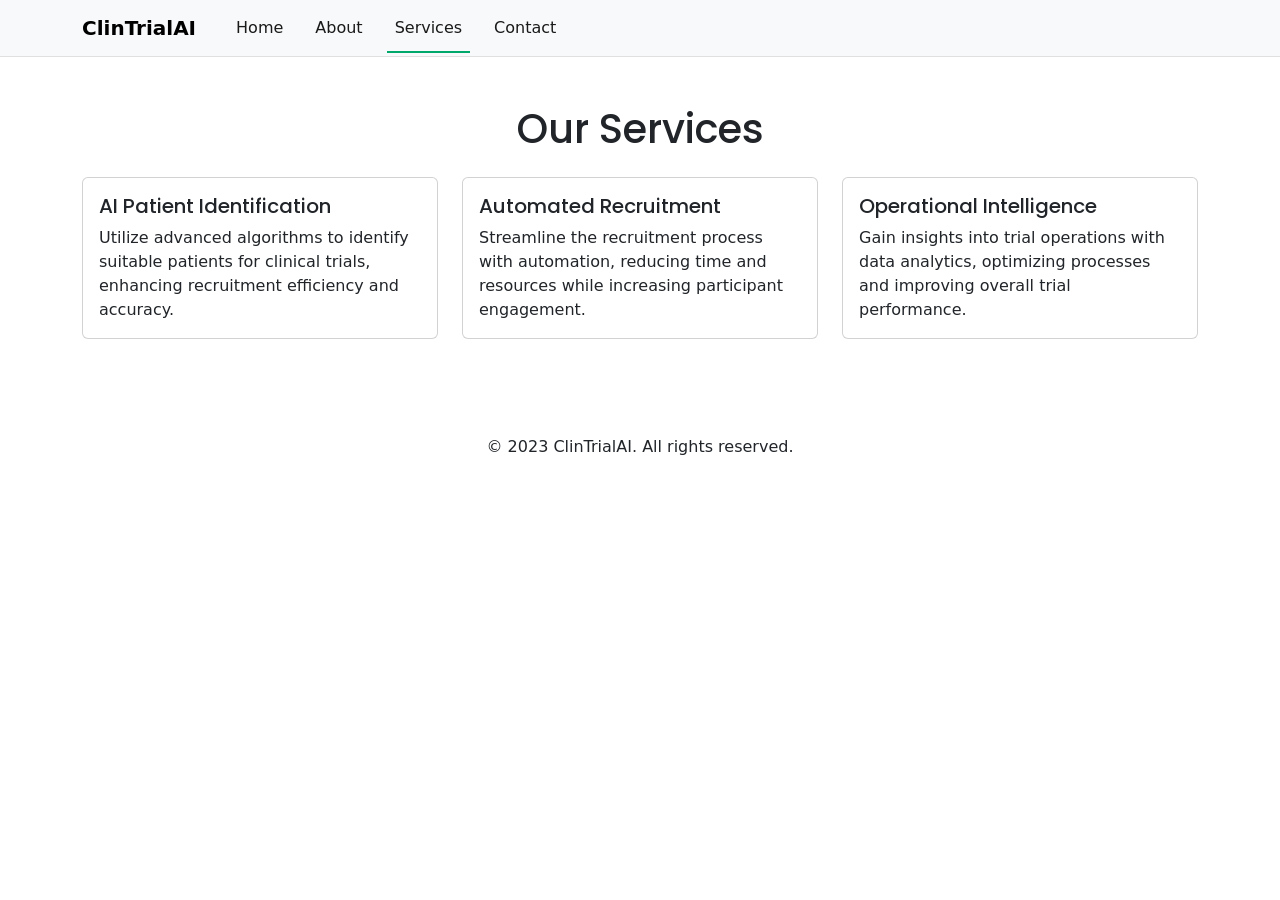
<file: pages/services.html>
<!DOCTYPE html>
<html lang="en">
<head>
    <meta charset="UTF-8">
    <meta name="viewport" content="width=device-width, initial-scale=1.0">
    <title>Services - ClinTrialAI</title>
    <link rel="stylesheet" href="../assets/css/styles.css">
    <link rel="stylesheet" href="https://stackpath.bootstrapcdn.com/bootstrap/5.1.3/css/bootstrap.min.css">
</head>
<body>
    <header>
        <nav class="navbar navbar-expand-lg navbar-light bg-light">
            <div class="container">
                <a class="navbar-brand" href="../index.html">ClinTrialAI</a>
                <button class="navbar-toggler" type="button" data-bs-toggle="collapse" data-bs-target="#navbarNav" aria-controls="navbarNav" aria-expanded="false" aria-label="Toggle navigation">
                    <span class="navbar-toggler-icon"></span>
                </button>
                <div class="collapse navbar-collapse" id="navbarNav">
                    <ul class="navbar-nav">
                        <li class="nav-item">
                            <a class="nav-link" href="../index.html">Home</a>
                        </li>
                        <li class="nav-item">
                            <a class="nav-link" href="about.html">About</a>
                        </li>
                        <li class="nav-item">
                            <a class="nav-link active" href="services.html">Services</a>
                        </li>
                        <li class="nav-item">
                            <a class="nav-link" href="contact.html">Contact</a>
                        </li>
                    </ul>
                </div>
            </div>
        </nav>
    </header>

    <main class="container my-5">
        <h1 class="text-center mb-4">Our Services</h1>
        <div class="row">
            <div class="col-md-4">
                <div class="card mb-4">
                    <div class="card-body">
                        <h5 class="card-title">AI Patient Identification</h5>
                        <p class="card-text">Utilize advanced algorithms to identify suitable patients for clinical trials, enhancing recruitment efficiency and accuracy.</p>
                    </div>
                </div>
            </div>
            <div class="col-md-4">
                <div class="card mb-4">
                    <div class="card-body">
                        <h5 class="card-title">Automated Recruitment</h5>
                        <p class="card-text">Streamline the recruitment process with automation, reducing time and resources while increasing participant engagement.</p>
                    </div>
                </div>
            </div>
            <div class="col-md-4">
                <div class="card mb-4">
                    <div class="card-body">
                        <h5 class="card-title">Operational Intelligence</h5>
                        <p class="card-text">Gain insights into trial operations with data analytics, optimizing processes and improving overall trial performance.</p>
                    </div>
                </div>
            </div>
        </div>
    </main>

    <footer class="text-center py-4">
        <p>&copy; 2023 ClinTrialAI. All rights reserved.</p>
    </footer>

    <script src="https://code.jquery.com/jquery-3.6.0.min.js"></script>
    <script src="https://cdn.jsdelivr.net/npm/@popperjs/core@2.9.2/dist/umd/popper.min.js"></script>
    <script src="https://stackpath.bootstrapcdn.com/bootstrap/5.1.3/js/bootstrap.min.js"></script>
    <script src="../assets/js/main.js"></script>
</body>
</html>
</file>
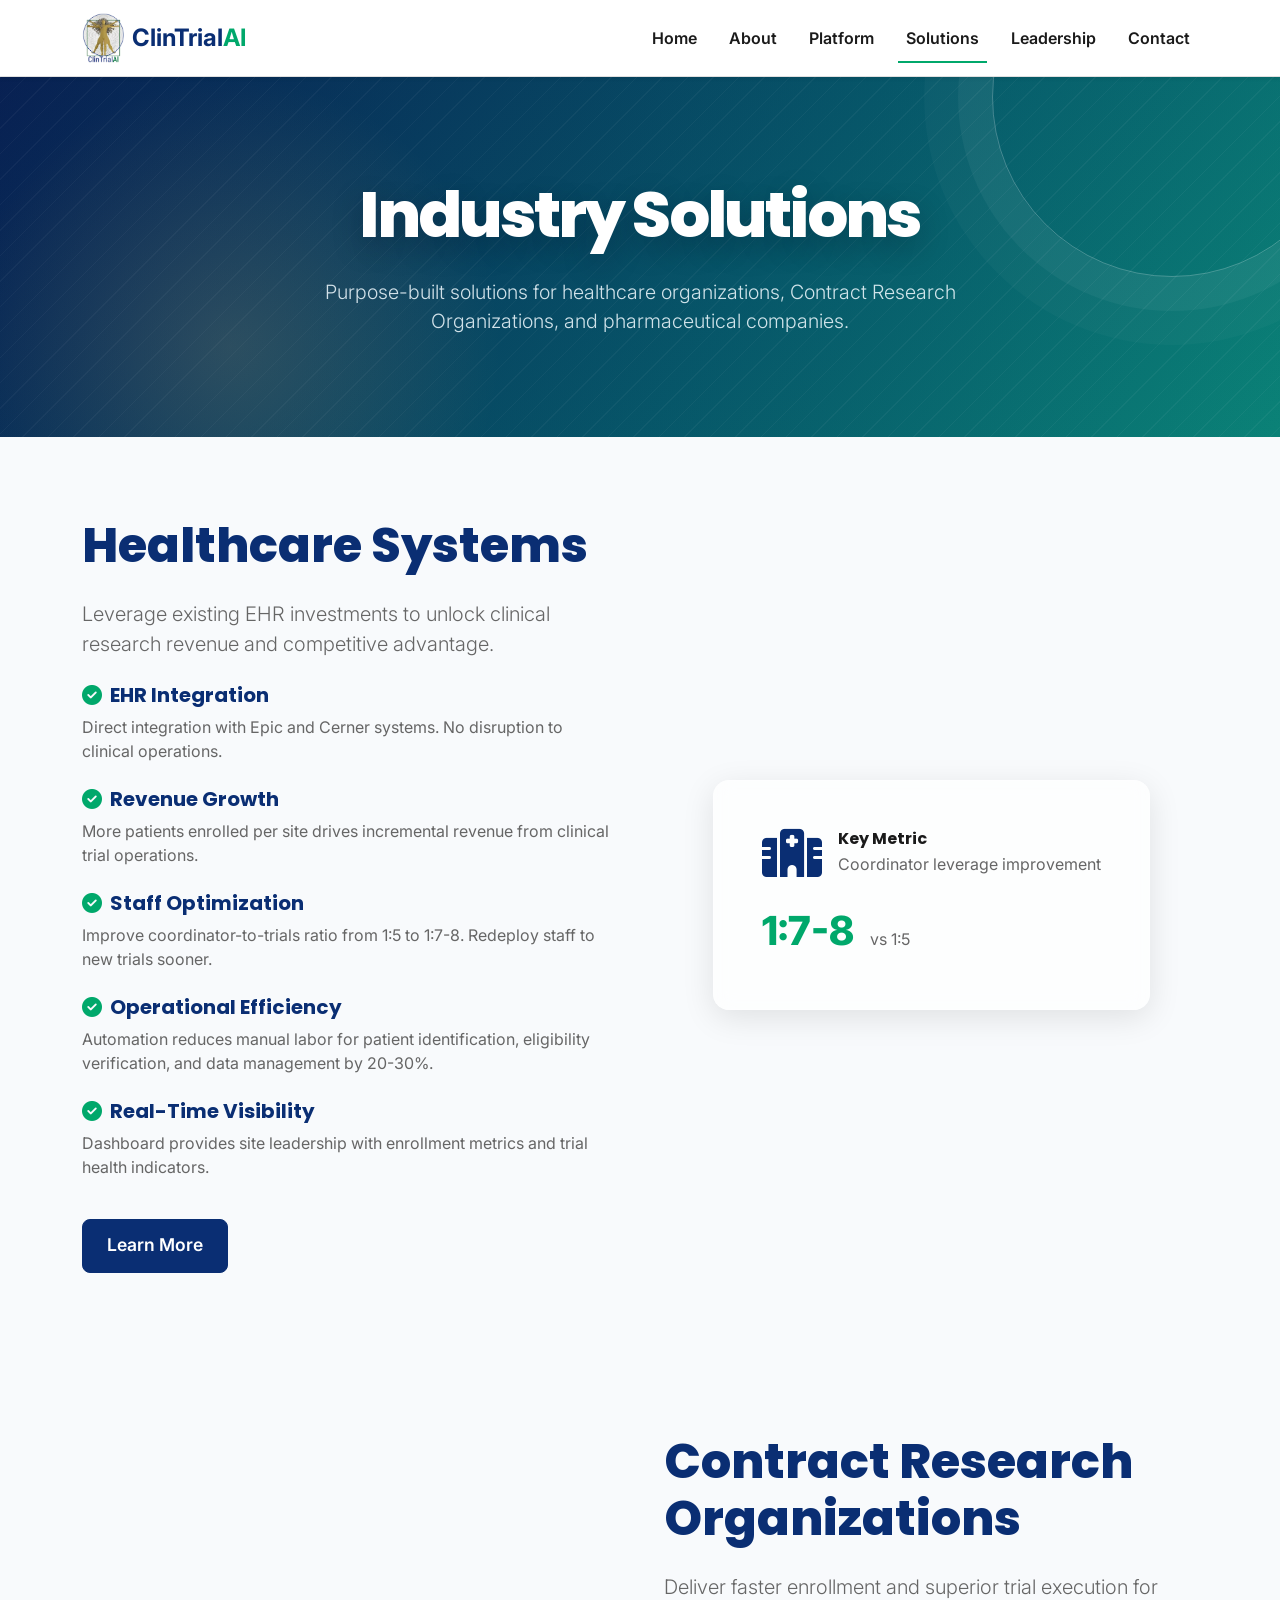
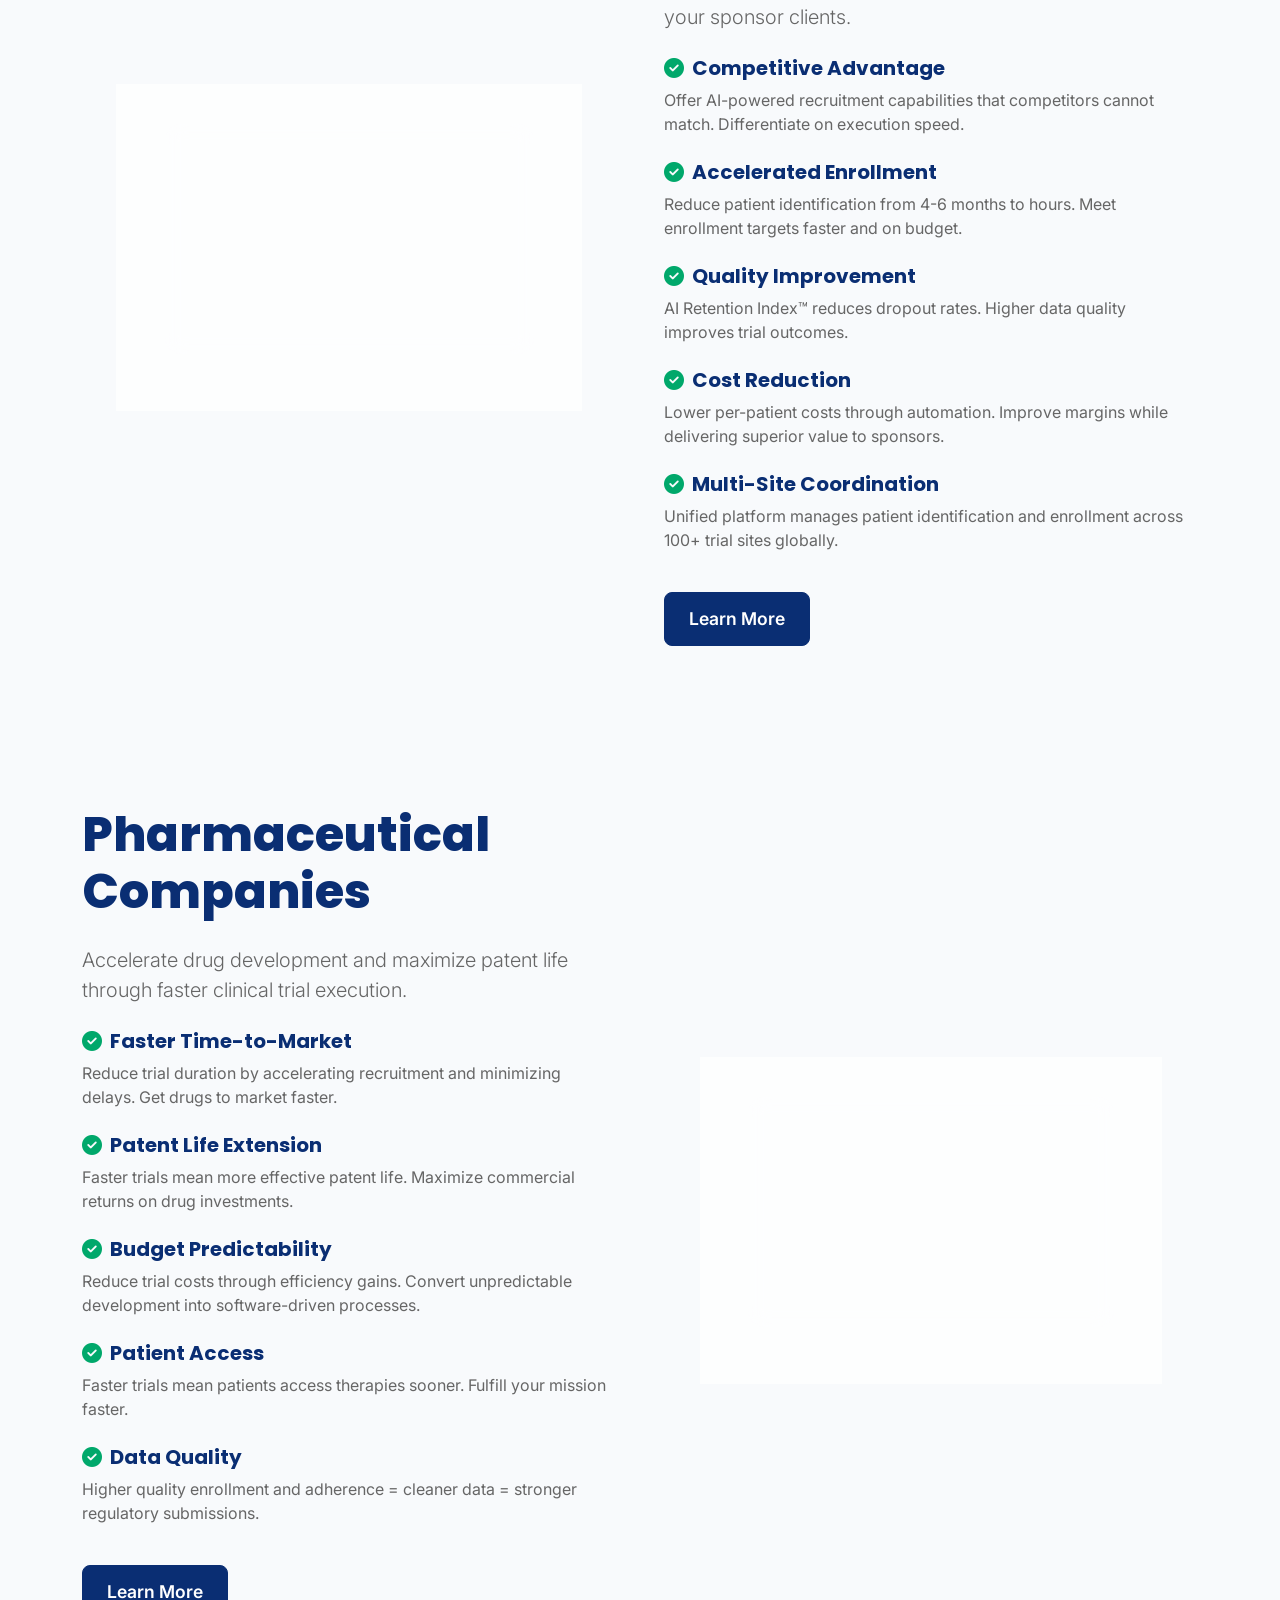
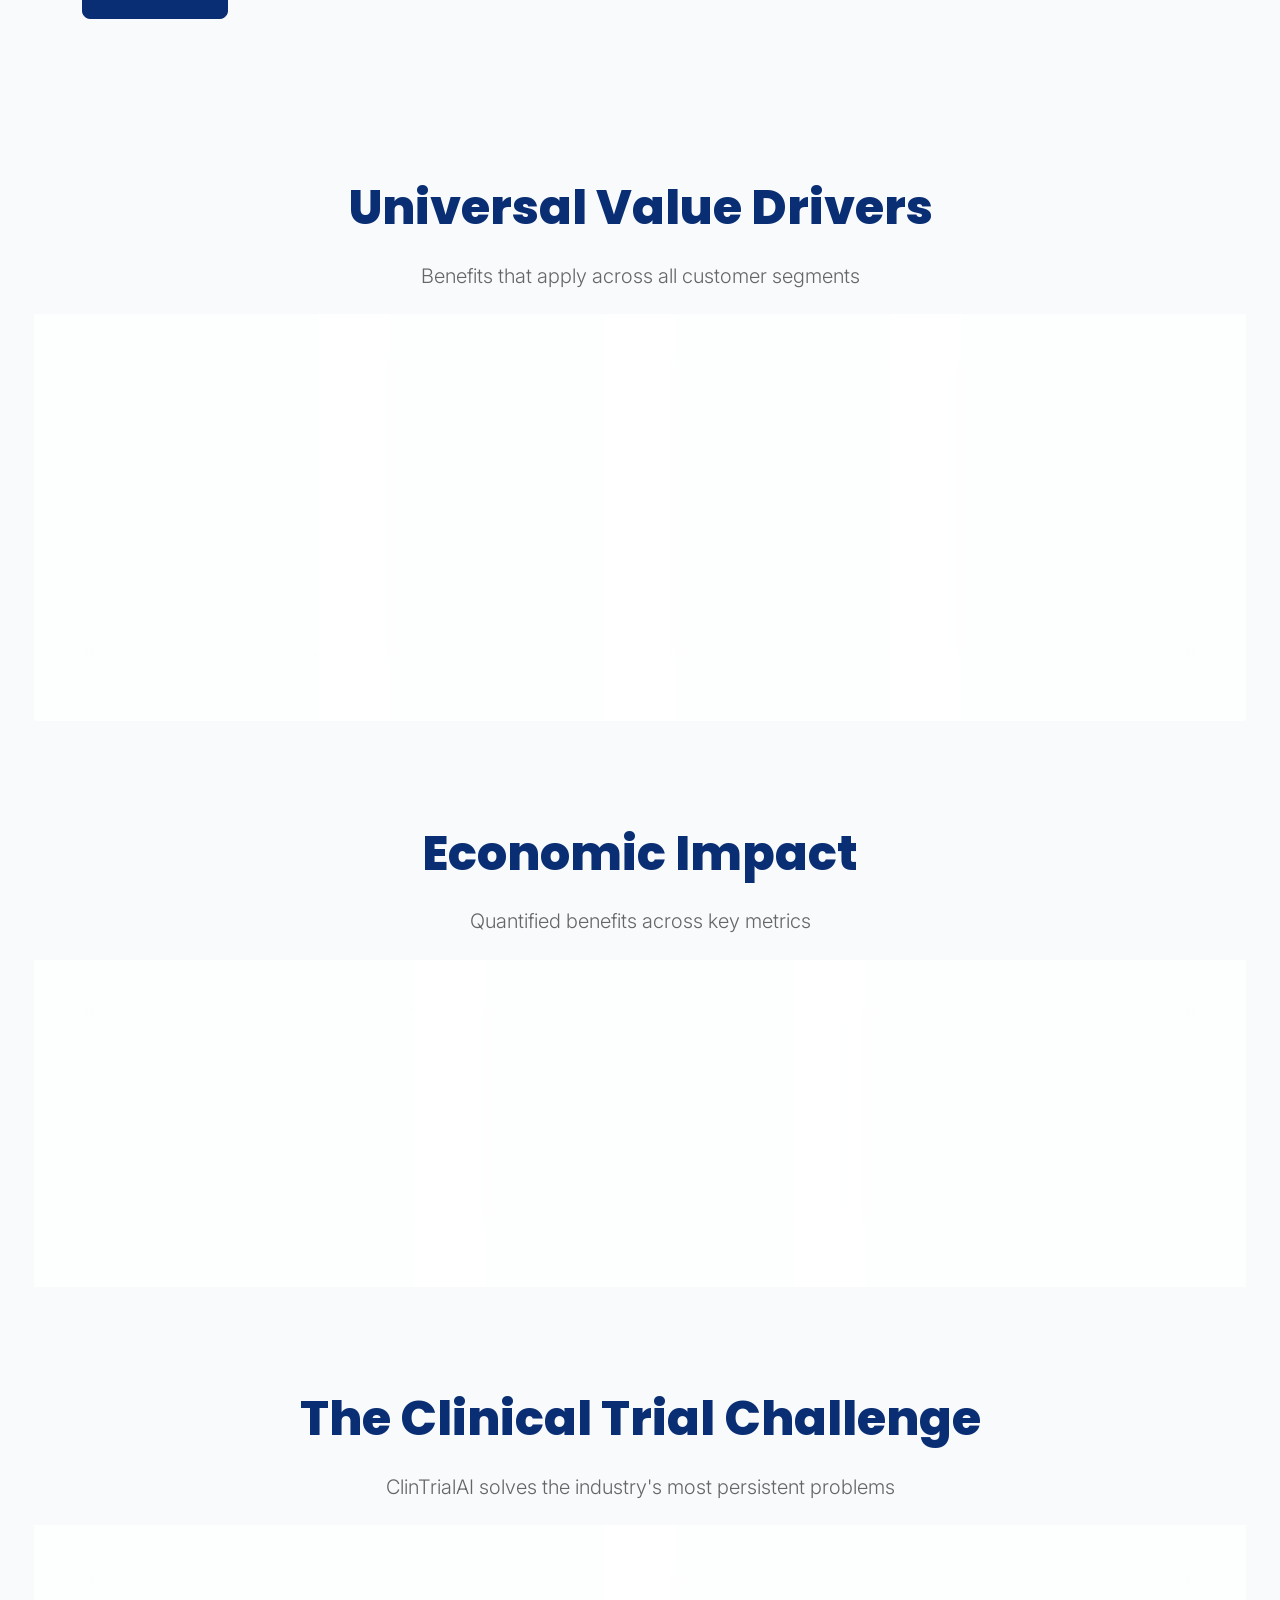
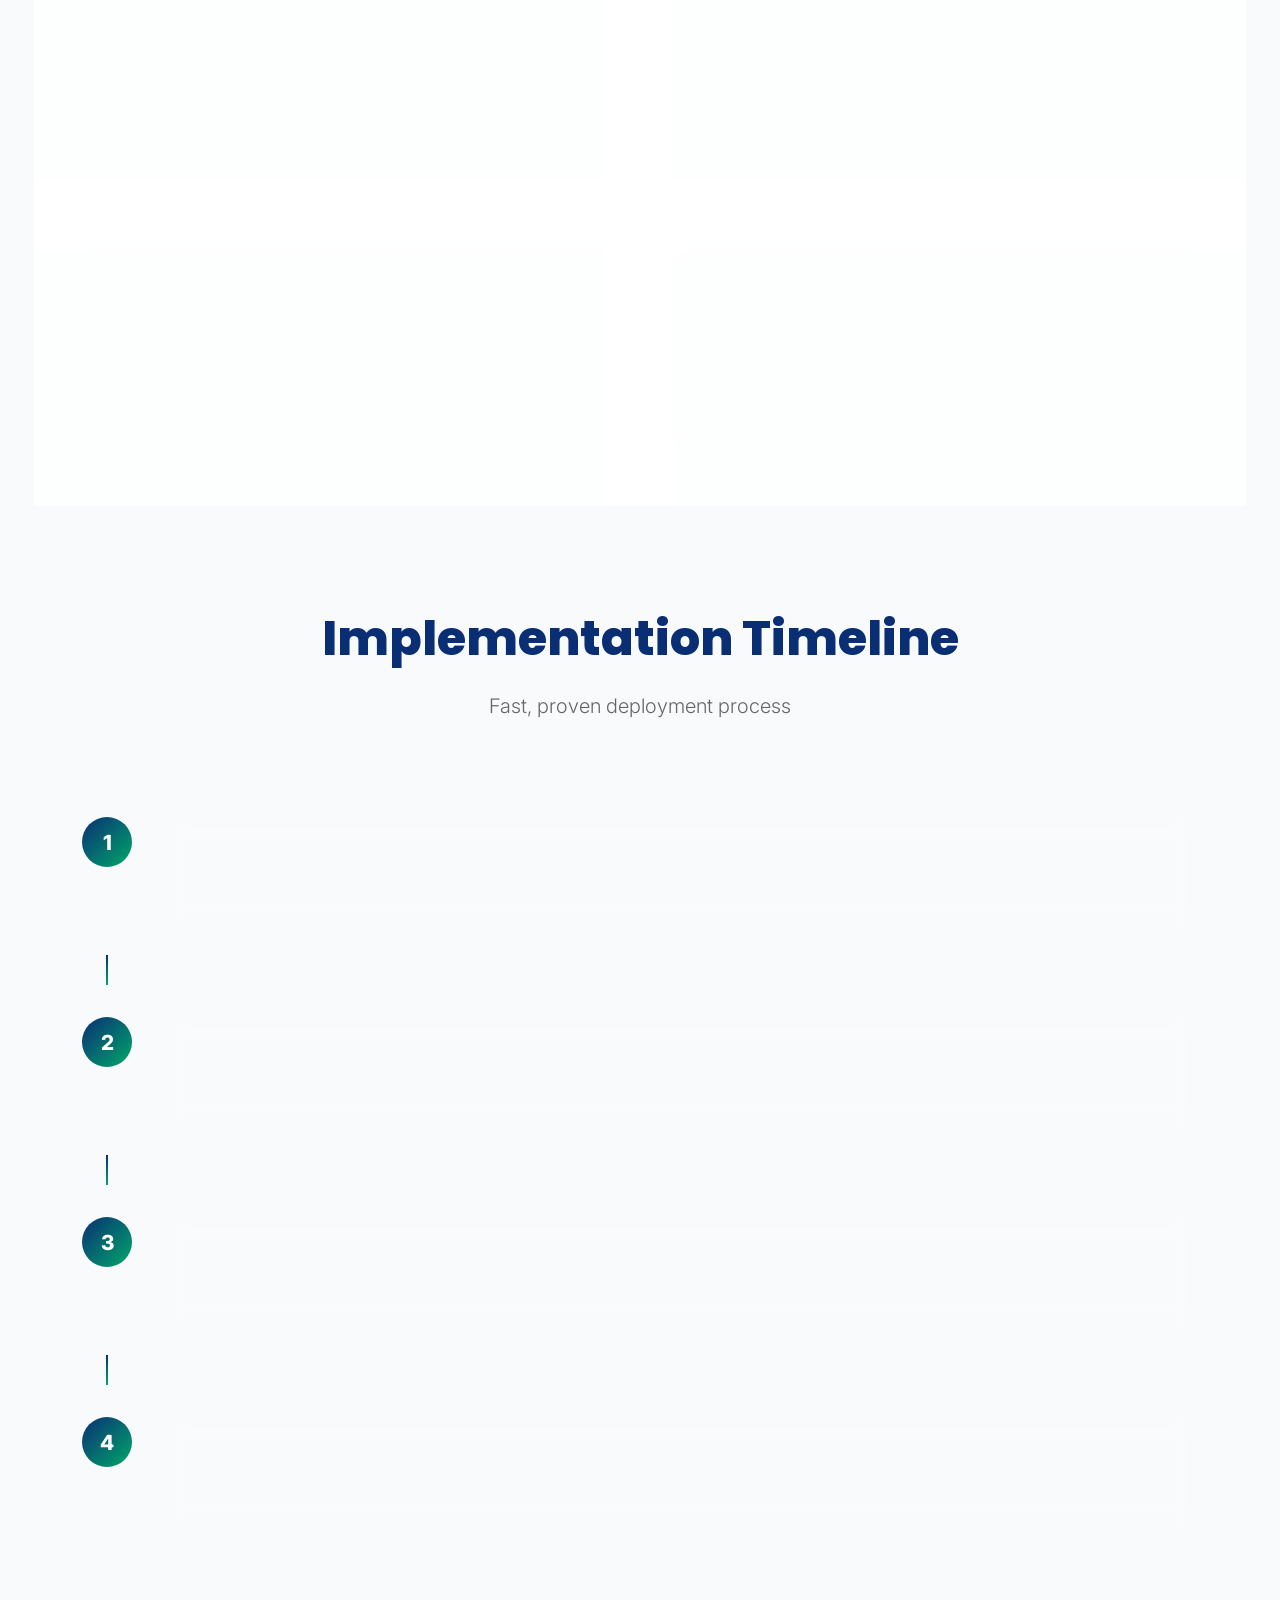
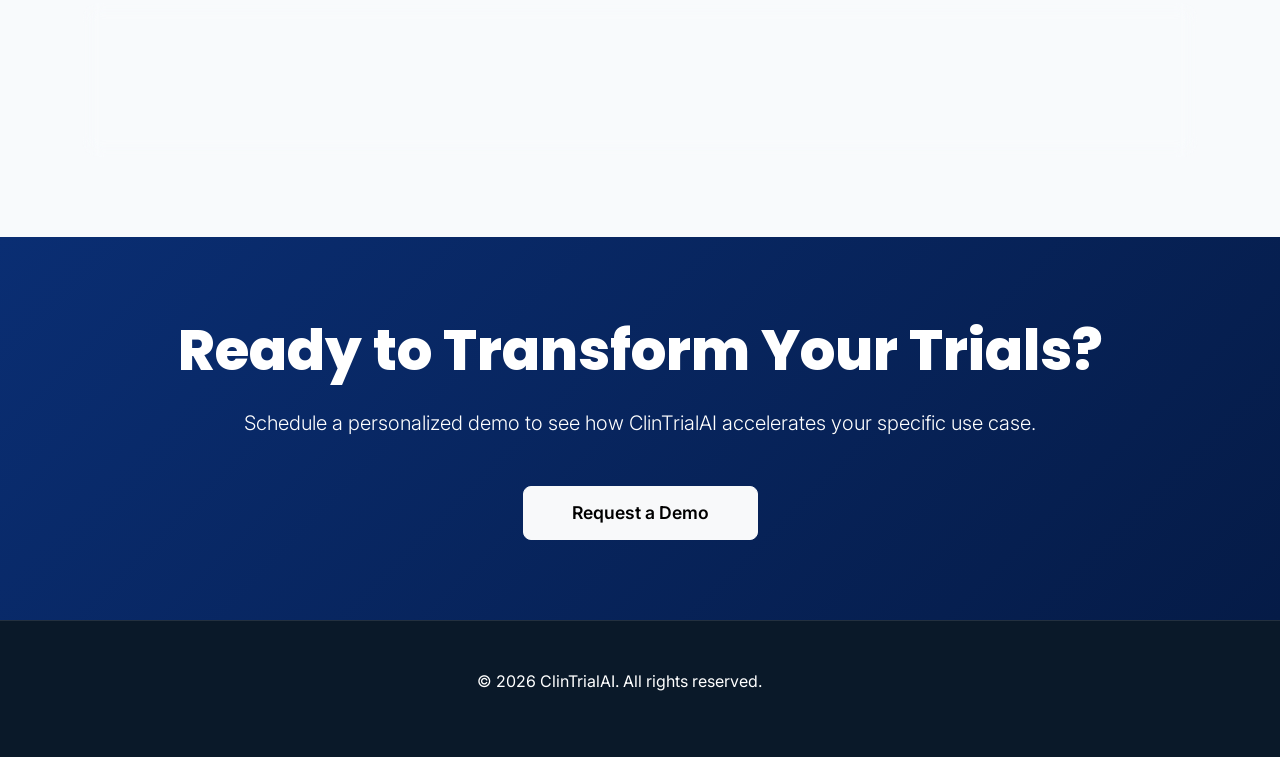
<file: pages/solutions.html>
<!DOCTYPE html>
<html lang="en">
<head>
    <meta charset="UTF-8">
    <meta name="viewport" content="width=device-width, initial-scale=1.0">
    <meta name="description" content="Solutions - ClinTrialAI delivers targeted solutions for healthcare organizations, CROs, and pharmaceutical companies">
    <title>Solutions - ClinTrialAI</title>
    <link href="https://fonts.googleapis.com/css2?family=Poppins:wght@300;400;600;700;800&family=Inter:wght@300;400;600;700&display=swap" rel="stylesheet">
    <link href="https://cdnjs.cloudflare.com/ajax/libs/bootstrap/5.3.0/css/bootstrap.min.css" rel="stylesheet">
    <link href="https://cdnjs.cloudflare.com/ajax/libs/font-awesome/6.4.0/css/all.min.css" rel="stylesheet">
    <link href="../assets/css/styles.css" rel="stylesheet">
</head>
<body>
    <!-- Navigation -->
    <nav class="navbar navbar-expand-lg navbar-light sticky-top bg-white shadow-sm">
        <div class="container-lg">
            <a class="navbar-brand d-flex align-items-center" href="../index.html">
                <img src="../assets/images/clintrialai-logo.png" alt="ClinTrialAI" height="50" class="me-2">
                <span class="fw-700" style="color: #0A2E73;">ClinTrial<span style="color: #00A86B;">AI</span></span>
            </a>
            <button class="navbar-toggler" type="button" data-bs-toggle="collapse" data-bs-target="#navbarNav">
                <span class="navbar-toggler-icon"></span>
            </button>
            <div class="collapse navbar-collapse" id="navbarNav">
                <ul class="navbar-nav ms-auto">
                    <li class="nav-item"><a class="nav-link" href="../index.html">Home</a></li>
                    <li class="nav-item"><a class="nav-link" href="about.html">About</a></li>
                    <li class="nav-item"><a class="nav-link" href="platform.html">Platform</a></li>
                    <li class="nav-item"><a class="nav-link active" href="solutions.html">Solutions</a></li>
                    <li class="nav-item"><a class="nav-link" href="leadership.html">Leadership</a></li>
                    <li class="nav-item"><a class="nav-link" href="contact.html">Contact</a></li>
                </ul>
            </div>
        </div>
    </nav>

    <!-- Hero Banner -->
    <section class="hero-section page-hero page-hero--solutions py-100">
        <div class="container-lg">
            <div class="page-hero__content text-center">
                <!-- <p class="page-hero__eyebrow">Built for every trial partner</p> -->
                <h1 class="display-4 fw-800 mb-4">Industry Solutions</h1>
                <p class="lead">
                    Purpose-built solutions for healthcare organizations, Contract Research Organizations, and pharmaceutical companies.
                </p>
            </div>
        </div>
    </section>

    <!-- Healthcare Systems Solution -->
    <section class="py-100 bg-light">
        <div class="container-lg">
            <div class="row align-items-center g-5">
                <div class="col-lg-6">
                    <h2 class="display-5 fw-800 mb-4" style="color: #0A2E73;">Healthcare Systems</h2>
                    <p class="lead text-muted mb-4">
                        Leverage existing EHR investments to unlock clinical research revenue and competitive advantage.
                    </p>
                    <div class="solutions-list">
                        <div class="solution-point mb-4">
                            <h5 class="fw-700 mb-2"><i class="fas fa-check-circle me-2" style="color: #00A86B;"></i>EHR Integration</h5>
                            <p class="text-muted">Direct integration with Epic and Cerner systems. No disruption to clinical operations.</p>
                        </div>
                        <div class="solution-point mb-4">
                            <h5 class="fw-700 mb-2"><i class="fas fa-check-circle me-2" style="color: #00A86B;"></i>Revenue Growth</h5>
                            <p class="text-muted">More patients enrolled per site drives incremental revenue from clinical trial operations.</p>
                        </div>
                        <div class="solution-point mb-4">
                            <h5 class="fw-700 mb-2"><i class="fas fa-check-circle me-2" style="color: #00A86B;"></i>Staff Optimization</h5>
                            <p class="text-muted">Improve coordinator-to-trials ratio from 1:5 to 1:7-8. Redeploy staff to new trials sooner.</p>
                        </div>
                        <div class="solution-point mb-4">
                            <h5 class="fw-700 mb-2"><i class="fas fa-check-circle me-2" style="color: #00A86B;"></i>Operational Efficiency</h5>
                            <p class="text-muted">Automation reduces manual labor for patient identification, eligibility verification, and data management by 20-30%.</p>
                        </div>
                        <div class="solution-point">
                            <h5 class="fw-700 mb-2"><i class="fas fa-check-circle me-2" style="color: #00A86B;"></i>Real-Time Visibility</h5>
                            <p class="text-muted">Dashboard provides site leadership with enrollment metrics and trial health indicators.</p>
                        </div>
                    </div>
                    <a href="contact.html" class="btn btn-primary btn-lg fw-600 px-4 mt-4">Learn More</a>
                </div>
                <div class="col-lg-6">
                    <div class="solution-image">
                        <div class="glass-morphism p-5">
                            <div class="d-flex align-items-center mb-4">
                                <i class="fas fa-hospital" style="font-size: 3rem; color: #0A2E73; margin-right: 1rem;"></i>
                                <div>
                                    <h6 class="fw-700 mb-1">Key Metric</h6>
                                    <p class="text-muted mb-0">Coordinator leverage improvement</p>
                                </div>
                            </div>
                            <div class="metric-display">
                                <span style="font-size: 2.5rem; font-weight: 800; color: #00A86B;">1:7-8</span>
                                <span class="text-muted ms-2">vs 1:5</span>
                            </div>
                        </div>
                    </div>
                </div>
            </div>
        </div>
    </section>

    <!-- CROs Solution -->
    <section class="py-100">
        <div class="container-lg">
            <div class="row align-items-center g-5">
                <div class="col-lg-6 order-lg-2">
                    <h2 class="display-5 fw-800 mb-4" style="color: #0A2E73;">Contract Research Organizations</h2>
                    <p class="lead text-muted mb-4">
                        Deliver faster enrollment and superior trial execution for your sponsor clients.
                    </p>
                    <div class="solutions-list">
                        <div class="solution-point mb-4">
                            <h5 class="fw-700 mb-2"><i class="fas fa-check-circle me-2" style="color: #00A86B;"></i>Competitive Advantage</h5>
                            <p class="text-muted">Offer AI-powered recruitment capabilities that competitors cannot match. Differentiate on execution speed.</p>
                        </div>
                        <div class="solution-point mb-4">
                            <h5 class="fw-700 mb-2"><i class="fas fa-check-circle me-2" style="color: #00A86B;"></i>Accelerated Enrollment</h5>
                            <p class="text-muted">Reduce patient identification from 4-6 months to hours. Meet enrollment targets faster and on budget.</p>
                        </div>
                        <div class="solution-point mb-4">
                            <h5 class="fw-700 mb-2"><i class="fas fa-check-circle me-2" style="color: #00A86B;"></i>Quality Improvement</h5>
                            <p class="text-muted">AI Retention Index™ reduces dropout rates. Higher data quality improves trial outcomes.</p>
                        </div>
                        <div class="solution-point mb-4">
                            <h5 class="fw-700 mb-2"><i class="fas fa-check-circle me-2" style="color: #00A86B;"></i>Cost Reduction</h5>
                            <p class="text-muted">Lower per-patient costs through automation. Improve margins while delivering superior value to sponsors.</p>
                        </div>
                        <div class="solution-point">
                            <h5 class="fw-700 mb-2"><i class="fas fa-check-circle me-2" style="color: #00A86B;"></i>Multi-Site Coordination</h5>
                            <p class="text-muted">Unified platform manages patient identification and enrollment across 100+ trial sites globally.</p>
                        </div>
                    </div>
                    <a href="contact.html" class="btn btn-primary btn-lg fw-600 px-4 mt-4">Learn More</a>
                </div>
                <div class="col-lg-6 order-lg-1">
                    <div class="solution-image">
                        <div class="glass-morphism p-5">
                            <div class="d-flex align-items-center mb-4">
                                <i class="fas fa-briefcase" style="font-size: 3rem; color: #0A2E73; margin-right: 1rem;"></i>
                                <div>
                                    <h6 class="fw-700 mb-1">Time to Recruitment</h6>
                                    <p class="text-muted mb-0">Months to hours conversion</p>
                                </div>
                            </div>
                            <div class="metric-display">
                                <span style="font-size: 2.5rem; font-weight: 800; color: #00A86B;">Hours</span>
                                <span class="text-muted ms-2">vs 4-6 months</span>
                            </div>
                        </div>
                    </div>
                </div>
            </div>
        </div>
    </section>

    <!-- Pharmaceutical Companies Solution -->
    <section class="py-100 bg-light">
        <div class="container-lg">
            <div class="row align-items-center g-5">
                <div class="col-lg-6">
                    <h2 class="display-5 fw-800 mb-4" style="color: #0A2E73;">Pharmaceutical Companies</h2>
                    <p class="lead text-muted mb-4">
                        Accelerate drug development and maximize patent life through faster clinical trial execution.
                    </p>
                    <div class="solutions-list">
                        <div class="solution-point mb-4">
                            <h5 class="fw-700 mb-2"><i class="fas fa-check-circle me-2" style="color: #00A86B;"></i>Faster Time-to-Market</h5>
                            <p class="text-muted">Reduce trial duration by accelerating recruitment and minimizing delays. Get drugs to market faster.</p>
                        </div>
                        <div class="solution-point mb-4">
                            <h5 class="fw-700 mb-2"><i class="fas fa-check-circle me-2" style="color: #00A86B;"></i>Patent Life Extension</h5>
                            <p class="text-muted">Faster trials mean more effective patent life. Maximize commercial returns on drug investments.</p>
                        </div>
                        <div class="solution-point mb-4">
                            <h5 class="fw-700 mb-2"><i class="fas fa-check-circle me-2" style="color: #00A86B;"></i>Budget Predictability</h5>
                            <p class="text-muted">Reduce trial costs through efficiency gains. Convert unpredictable development into software-driven processes.</p>
                        </div>
                        <div class="solution-point mb-4">
                            <h5 class="fw-700 mb-2"><i class="fas fa-check-circle me-2" style="color: #00A86B;"></i>Patient Access</h5>
                            <p class="text-muted">Faster trials mean patients access therapies sooner. Fulfill your mission faster.</p>
                        </div>
                        <div class="solution-point">
                            <h5 class="fw-700 mb-2"><i class="fas fa-check-circle me-2" style="color: #00A86B;"></i>Data Quality</h5>
                            <p class="text-muted">Higher quality enrollment and adherence = cleaner data = stronger regulatory submissions.</p>
                        </div>
                    </div>
                    <a href="contact.html" class="btn btn-primary btn-lg fw-600 px-4 mt-4">Learn More</a>
                </div>
                <div class="col-lg-6">
                    <div class="solution-image">
                        <div class="glass-morphism p-5">
                            <div class="d-flex align-items-center mb-4">
                                <i class="fas fa-flask-vial" style="font-size: 3rem; color: #0A2E73; margin-right: 1rem;"></i>
                                <div>
                                    <h6 class="fw-700 mb-1">Cost Reduction</h6>
                                    <p class="text-muted mb-0">Per-trial cost optimization</p>
                                </div>
                            </div>
                            <div class="metric-display">
                                <span style="font-size: 2.5rem; font-weight: 800; color: #00A86B;">$20K</span>
                                <span class="text-muted ms-2">vs $40K (at scale)</span>
                            </div>
                        </div>
                    </div>
                </div>
            </div>
        </div>
    </section>

    <!-- Value Drivers -->
    <section class="py-100">
        <div class="container-lg">
            <div class="text-center mb-80">
                <h2 class="display-5 fw-800 mb-4" style="color: #0A2E73;">Universal Value Drivers</h2>
                <p class="lead text-muted">Benefits that apply across all customer segments</p>
            </div>

            <div class="row g-4">
                <div class="col-lg-3 col-md-6">
                    <div class="value-driver glass-morphism">
                        <div class="driver-icon mb-3">
                            <i class="fas fa-bolt" style="color: #00A86B;"></i>
                        </div>
                        <h5 class="fw-700 mb-2">Rapid Implementation</h5>
                        <p class="text-muted text-sm">Deploy within weeks, not months. Minimal disruption to existing operations.</p>
                    </div>
                </div>
                <div class="col-lg-3 col-md-6">
                    <div class="value-driver glass-morphism">
                        <div class="driver-icon mb-3">
                            <i class="fas fa-chart-line" style="color: #00A86B;"></i>
                        </div>
                        <h5 class="fw-700 mb-2">ROI in 6-12 Months</h5>
                        <p class="text-muted text-sm">See measurable returns through faster enrollment and improved efficiency.</p>
                    </div>
                </div>
                <div class="col-lg-3 col-md-6">
                    <div class="value-driver glass-morphism">
                        <div class="driver-icon mb-3">
                            <i class="fas fa-shield-alt" style="color: #00A86B;"></i>
                        </div>
                        <h5 class="fw-700 mb-2">Enterprise Security</h5>
                        <p class="text-muted text-sm">HIPAA-compliant, SOC 2 Type II certified infrastructure for complete peace of mind.</p>
                    </div>
                </div>
                <div class="col-lg-3 col-md-6">
                    <div class="value-driver glass-morphism">
                        <div class="driver-icon mb-3">
                            <i class="fas fa-handshake" style="color: #00A86B;"></i>
                        </div>
                        <h5 class="fw-700 mb-2">Dedicated Support</h5>
                        <p class="text-muted text-sm">White-glove onboarding and 24/7 technical support for your success.</p>
                    </div>
                </div>
            </div>
        </div>
    </section>

    <!-- Economics Comparison -->
    <section class="py-100 bg-light">
        <div class="container-lg">
            <div class="text-center mb-80">
                <h2 class="display-5 fw-800 mb-4" style="color: #0A2E73;">Economic Impact</h2>
                <p class="lead text-muted">Quantified benefits across key metrics</p>
            </div>

            <div class="row g-4">
                <div class="col-lg-4">
                    <div class="economics-card glass-morphism">
                        <h5 class="fw-700 mb-3" style="color: #0A2E73;">Recruitment Timeline</h5>
                        <div class="comparison-chart">
                            <div class="before">
                                <p class="text-muted small mb-1">Before</p>
                                <p class="fw-700 fs-5">4-6 Months</p>
                            </div>
                            <div class="arrow text-muted">→</div>
                            <div class="after">
                                <p class="text-success small mb-1">After</p>
                                <p class="fw-700 fs-5" style="color: #00A86B;">Hours</p>
                            </div>
                        </div>
                        <small class="text-muted d-block mt-3">Reduction: 95%+</small>
                    </div>
                </div>

                <div class="col-lg-4">
                    <div class="economics-card glass-morphism">
                        <h5 class="fw-700 mb-3" style="color: #0A2E73;">Coordinator Ratio</h5>
                        <div class="comparison-chart">
                            <div class="before">
                                <p class="text-muted small mb-1">Before</p>
                                <p class="fw-700 fs-5">1:5</p>
                            </div>
                            <div class="arrow text-muted">→</div>
                            <div class="after">
                                <p class="text-success small mb-1">After</p>
                                <p class="fw-700 fs-5" style="color: #00A86B;">1:7-8</p>
                            </div>
                        </div>
                        <small class="text-muted d-block mt-3">Improvement: 40-60%</small>
                    </div>
                </div>

                <div class="col-lg-4">
                    <div class="economics-card glass-morphism">
                        <h5 class="fw-700 mb-3" style="color: #0A2E73;">Per-Trial Cost</h5>
                        <div class="comparison-chart">
                            <div class="before">
                                <p class="text-muted small mb-1">Before</p>
                                <p class="fw-700 fs-5">$40K</p>
                            </div>
                            <div class="arrow text-muted">→</div>
                            <div class="after">
                                <p class="text-success small mb-1">After</p>
                                <p class="fw-700 fs-5" style="color: #00A86B;">$20K</p>
                            </div>
                        </div>
                        <small class="text-muted d-block mt-3">Savings: 50% (at scale)</small>
                    </div>
                </div>
            </div>
        </div>
    </section>

    <!-- Industry Statistics -->
    <section class="py-100">
        <div class="container-lg">
            <div class="text-center mb-80">
                <h2 class="display-5 fw-800 mb-4" style="color: #0A2E73;">The Clinical Trial Challenge</h2>
                <p class="lead text-muted">ClinTrialAI solves the industry's most persistent problems</p>
            </div>

            <div class="row g-4">
                <div class="col-lg-6">
                    <div class="problem-stats glass-morphism">
                        <div class="stat-highlight mb-3">
                            <span class="stat-number">80%</span>
                            <span class="stat-label">Trials Delayed</span>
                        </div>
                        <p class="text-muted mb-0">
                            Clinical trials fail to complete on time, extending development timelines and inflating operational costs.
                        </p>
                        <div class="mt-3">
                            <small class="text-success fw-600">ClinTrialAI Solution: Predictable, software-driven execution</small>
                        </div>
                    </div>
                </div>

                <div class="col-lg-6">
                    <div class="problem-stats glass-morphism">
                        <div class="stat-highlight mb-3">
                            <span class="stat-number">30%</span>
                            <span class="stat-label">Enrollment Costs</span>
                        </div>
                        <p class="text-muted mb-0">
                            Patient enrollment consumes nearly one-third of total trial costs through manual processes and coordination.
                        </p>
                        <div class="mt-3">
                            <small class="text-success fw-600">ClinTrialAI Solution: Automated recruitment & identification</small>
                        </div>
                    </div>
                </div>

                <div class="col-lg-6">
                    <div class="problem-stats glass-morphism">
                        <div class="stat-highlight mb-3">
                            <span class="stat-number">55%</span>
                            <span class="stat-label">Early Terminations</span>
                        </div>
                        <p class="text-muted mb-0">
                            Early trial terminations cite poor patient recruitment as the primary cause, representing wasted investment.
                        </p>
                        <div class="mt-3">
                            <small class="text-success fw-600">ClinTrialAI Solution: Reliable patient supply chain</small>
                        </div>
                    </div>
                </div>

                <div class="col-lg-6">
                    <div class="problem-stats glass-morphism">
                        <div class="stat-highlight mb-3">
                            <span class="stat-number">30%</span>
                            <span class="stat-label">Dropout Rate</span>
                        </div>
                        <p class="text-muted mb-0">
                            Post-randomization dropout rates compromise data integrity and extend trial timelines.
                        </p>
                        <div class="mt-3">
                            <small class="text-success fw-600">ClinTrialAI Solution: AI Retention Index™ predictive scoring</small>
                        </div>
                    </div>
                </div>
            </div>
        </div>
    </section>

    <!-- Implementation -->
    <section class="py-100 bg-light">
        <div class="container-lg">
            <div class="text-center mb-80">
                <h2 class="display-5 fw-800 mb-4" style="color: #0A2E73;">Implementation Timeline</h2>
                <p class="lead text-muted">Fast, proven deployment process</p>
            </div>

            <div class="row">
                <div class="col-12">
                    <div class="implementation-timeline">
                        <div class="timeline-step">
                            <div class="step-number">1</div>
                            <div class="step-content glass-morphism">
                                <h5 class="fw-700 mb-2">Discovery & Planning</h5>
                                <p class="text-muted mb-0">2-3 weeks | Understand your EHR setup, trial requirements, and integration needs</p>
                            </div>
                        </div>

                        <div class="timeline-connector"></div>

                        <div class="timeline-step">
                            <div class="step-number">2</div>
                            <div class="step-content glass-morphism">
                                <h5 class="fw-700 mb-2">Integration & Setup</h5>
                                <p class="text-muted mb-0">2-4 weeks | Deploy EHR connectors, configure eligibility criteria, train staff</p>
                            </div>
                        </div>

                        <div class="timeline-connector"></div>

                        <div class="timeline-step">
                            <div class="step-number">3</div>
                            <div class="step-content glass-morphism">
                                <h5 class="fw-700 mb-2">Pilot & Validation</h5>
                                <p class="text-muted mb-0">2-4 weeks | Run pilot trial, validate data quality, optimize algorithms</p>
                            </div>
                        </div>

                        <div class="timeline-connector"></div>

                        <div class="timeline-step">
                            <div class="step-number">4</div>
                            <div class="step-content glass-morphism">
                                <h5 class="fw-700 mb-2">Production Launch</h5>
                                <p class="text-muted mb-0">Week 1-2 | Go live, ongoing support, continuous optimization</p>
                            </div>
                        </div>
                    </div>
                </div>
            </div>

            <div class="row mt-5">
                <div class="col-12">
                    <div class="timeline-summary glass-morphism p-5 bg-white">
                        <div class="d-flex justify-content-between align-items-center">
                            <div>
                                <h5 class="fw-700" style="color: #0A2E73;">Total Deployment Time</h5>
                                <p class="text-muted mb-0">8-12 weeks from contract to production</p>
                            </div>
                            <div>
                                <span style="font-size: 2rem; font-weight: 800; color: #00A86B;">8-12 Wks</span>
                            </div>
                        </div>
                    </div>
                </div>
            </div>
        </div>
    </section>

    <!-- CTA -->
    <section class="cta-section py-100">
        <div class="container-lg position-relative z-3 text-center">
            <h2 class="display-4 fw-800 mb-4 text-white">Ready to Transform Your Trials?</h2>
            <p class="lead text-white mb-5">Schedule a personalized demo to see how ClinTrialAI accelerates your specific use case.</p>
            <a href="contact.html" class="btn btn-light btn-lg fw-600 px-5">Request a Demo</a>
        </div>
    </section>

    <!-- Footer -->
    <footer class="footer-section bg-dark text-white py-5 justify-content-center">
        <div class="container-lg justify-content-center">
            
            
                <div class="row align-items-center justify-content-center">
                    <p style="width: 350px;">&copy; 2026 ClinTrialAI. All rights reserved.</p>
                    
                   
                </div>
            
        </div>
    </footer>

    <button id="backToTop" class="back-to-top" aria-label="Back to top">
        <i class="fas fa-chevron-up"></i>
    </button>

    <style>
        .solution-point h5 {
            color: #0A2E73;
        }

        .solution-image {
            display: flex;
            align-items: center;
            justify-content: center;
            min-height: 300px;
        }

        .metric-display {
            display: flex;
            align-items: baseline;
            gap: 0.5rem;
        }

        .value-driver {
            text-align: center;
            min-height: 100%;
        }

        .driver-icon {
            font-size: 2.5rem;
        }

        .economics-card {
            position: relative;
            overflow: hidden;
        }

        .comparison-chart {
            display: flex;
            align-items: center;
            justify-content: space-between;
            gap: 1rem;
            margin: 1.5rem 0;
        }

        .comparison-chart .before,
        .comparison-chart .after {
            flex: 1;
            text-align: center;
        }

        .comparison-chart .arrow {
            font-size: 1.5rem;
            flex-shrink: 0;
        }

        .problem-stats {
            border-left: 4px solid #00A86B;
        }

        .stat-highlight {
            display: flex;
            align-items: baseline;
            gap: 0.5rem;
        }

        .stat-number {
            font-size: 2.5rem;
            font-weight: 800;
            color: #0A2E73;
        }

        .stat-label {
            font-weight: 600;
            color: var(--text-light);
        }

        .implementation-timeline {
            position: relative;
            display: flex;
            flex-direction: column;
            gap: 2rem;
            padding: 2rem 0;
        }

        .timeline-step {
            display: flex;
            gap: 2rem;
            align-items: flex-start;
        }

        .step-number {
            display: flex;
            align-items: center;
            justify-content: center;
            width: 50px;
            height: 50px;
            background: linear-gradient(135deg, #0A2E73, #00A86B);
            color: white;
            border-radius: 50%;
            font-weight: 800;
            font-size: 1.3rem;
            flex-shrink: 0;
        }

        .step-content {
            flex: 1;
            padding: 1.5rem;
        }

        .timeline-connector {
            width: 2px;
            height: 30px;
            background: linear-gradient(180deg, var(--primary), var(--secondary));
            margin-left: 24px;
        }

        .timeline-summary {
            background: linear-gradient(135deg, rgba(10, 46, 115, 0.05), rgba(0, 168, 107, 0.05));
            border-left: 4px solid var(--primary);
        }

        @media (max-width: 768px) {
            .comparison-chart {
                flex-wrap: wrap;
            }

            .timeline-step {
                gap: 1rem;
            }

            .step-number {
                width: 40px;
                height: 40px;
                font-size: 1rem;
            }
        }
    </style>

    <script src="https://cdnjs.cloudflare.com/ajax/libs/bootstrap/5.3.0/js/bootstrap.bundle.min.js"></script>
    <script src="../assets/js/main.js"></script>
</body>
</html>
</file>
<file: assets/css/styles.css>
/* ===========================
   MAIN STYLESHEET - CLINTRIALAI
   =========================== */

/* Import Image Styles */
@import url('./images.css');

/* Google Fonts */
@import url('https://fonts.googleapis.com/css2?family=Poppins:wght@300;400;600;700;800&family=Inter:wght@300;400;600;700&display=swap');

* {
    margin: 0;
    padding: 0;
    box-sizing: border-box;
}

:root {
    --primary: #0A2E73;
    --secondary: #00A86B;
    --accent: #FFFFFF;
    --background: #F8FAFC;
    --text-dark: #1a1a1a;
    --text-light: #666666;
    --border-color: #e0e0e0;
    --shadow-sm: 0 2px 8px rgba(0, 0, 0, 0.08);
    --shadow-md: 0 4px 16px rgba(0, 0, 0, 0.12);
    --shadow-lg: 0 8px 32px rgba(0, 0, 0, 0.16);
}

html {
    scroll-behavior: smooth;
}

body {
    font-family: 'Inter', sans-serif;
    color: var(--text-dark);
    background-color: var(--background);
    overflow-x: hidden;
}

h1, h2, h3, h4, h5, h6 {
    font-family: 'Poppins', sans-serif;
}

.fw-800 {
    font-weight: 800;
}

.fw-700 {
    font-weight: 700;
}

.fw-600 {
    font-weight: 600;
}

/* Scroll Progress */
.scroll-progress {
    position: fixed;
    top: 0;
    left: 0;
    height: 3px;
    background: linear-gradient(90deg, var(--primary), var(--secondary));
    width: 0%;
    z-index: 9999;
    transition: width 0.1s ease;
}

/* Navigation */
.navbar {
    transition: all 0.3s ease;
    border-bottom: 1px solid var(--border-color);
}

.navbar-brand {
    font-size: 1.5rem;
    font-weight: 800;
}

.nav-link {
    font-weight: 600;
    color: var(--text-dark) !important;
    margin-left: 1rem;
    transition: color 0.3s ease;
    position: relative;
}

.nav-link::after {
    content: '';
    position: absolute;
    width: 0;
    height: 2px;
    background-color: var(--secondary);
    bottom: -5px;
    left: 0;
    transition: width 0.3s ease;
}

.nav-link:hover::after,
.nav-link.active::after {
    width: 100%;
}

/* Hero Section */
.hero-section {
    background: linear-gradient(135deg, #f8fafc 0%, #e8f4f8 100%);
    position: relative;
    overflow: hidden;
}

.animated-bg {
    position: absolute;
    top: 0;
    left: 0;
    width: 100%;
    height: 100%;
    background: 
        radial-gradient(circle at 20% 50%, rgba(10, 46, 115, 0.05) 0%, transparent 50%),
        radial-gradient(circle at 80% 50%, rgba(0, 168, 107, 0.05) 0%, transparent 50%);
    z-index: 1;
}

.hero-section .z-3 {
    position: relative;
    z-index: 3;
}

/* Interior-page banners: a distinct visual system for each page. */
.page-hero {
    --hero-accent: #37d8bb;
    min-height: 360px;
    display: flex;
    align-items: center;
    isolation: isolate;
    overflow: hidden;
    background:
        radial-gradient(circle at 14% 18%, rgba(84, 128, 255, .34), transparent 28%),
        radial-gradient(circle at 86% 74%, rgba(55, 216, 187, .28), transparent 30%),
        linear-gradient(120deg, #071d4b 0%, #0a2e73 54%, #0b655f 100%);
}

.page-hero::before {
    background:
        linear-gradient(115deg, rgba(4, 17, 44, .18), rgba(4, 17, 44, .05)),
        repeating-linear-gradient(135deg, rgba(255, 255, 255, .045) 0 1px, transparent 1px 18px);
    opacity: 1;
    z-index: 0;
}

.page-hero::after {
    content: '';
    position: absolute;
    width: 360px;
    height: 360px;
    right: -72px;
    top: -160px;
    border: 1px solid rgba(255, 255, 255, .25);
    border-radius: 50%;
    box-shadow: 0 0 0 34px rgba(255, 255, 255, .045), 0 0 0 68px rgba(255, 255, 255, .025);
    z-index: 0;
}

.page-hero__content {
    max-width: 830px;
    margin: 0 auto;
    position: relative;
}

.page-hero .page-hero__eyebrow {
    display: inline-flex;
    align-items: center;
    gap: .5rem;
    margin: 0 0 1rem;
    padding: .42rem .8rem;
    color: #eafffa;
    background: rgba(255, 255, 255, .11);
    border: 1px solid rgba(255, 255, 255, .24);
    border-radius: 999px;
    font-size: .78rem;
    font-weight: 700;
    letter-spacing: .12em;
    line-height: 1;
    text-transform: uppercase;
}

.page-hero .page-hero__eyebrow::before {
    content: '';
    width: .45rem;
    height: .45rem;
    border-radius: 50%;
    background: var(--hero-accent);
    box-shadow: 0 0 16px var(--hero-accent);
}

.page-hero h1,
.page-hero h1[style] {
    color: #fff !important;
    font-size: clamp(2.45rem, 5vw, 4.6rem);
    letter-spacing: -.045em;
    text-shadow: 0 10px 30px rgba(1, 13, 34, .28);
}

.page-hero .lead {
    max-width: 720px;
    margin: 0 auto;
    color: rgba(241, 250, 255, .86) !important;
    font-size: clamp(1.03rem, 1.65vw, 1.23rem);
}

.page-hero--about { --hero-accent: #7ce7d2; }
.page-hero--platform {
    --hero-accent: #66bcff;
    background: radial-gradient(circle at 82% 22%, rgba(95, 188, 255, .34), transparent 28%), linear-gradient(125deg, #071b4c, #123e7d 57%, #136174);
}
.page-hero--solutions {
    --hero-accent: #f6ca7d;
    background: radial-gradient(circle at 18% 75%, rgba(246, 202, 125, .18), transparent 25%), linear-gradient(125deg, #09245b, #075e70 58%, #0b887b);
}
.page-hero--leadership {
    --hero-accent: #d7b7ff;
    background: radial-gradient(circle at 84% 26%, rgba(215, 183, 255, .25), transparent 30%), linear-gradient(125deg, #111c4c, #3a3477 57%, #176f75);
}
.page-hero--contact {
    --hero-accent: #9af0a6;
    background: radial-gradient(circle at 15% 20%, rgba(154, 240, 166, .2), transparent 27%), linear-gradient(125deg, #08244f, #0b5d68 56%, #0f8475);
}

@media (max-width: 768px) {
    .page-hero { min-height: 300px; }
    .page-hero::after { right: -180px; top: -170px; }
}

.fade-in-up {
    animation: fadeInUp 0.8s ease forwards;
}

@keyframes fadeInUp {
    from {
        opacity: 0;
        transform: translateY(30px);
    }
    to {
        opacity: 1;
        transform: translateY(0);
    }
}

.hero-image-container {
    animation: float 3s ease-in-out infinite;
}

@keyframes float {
    0%, 100% { transform: translateY(0px); }
    50% { transform: translateY(-20px); }
}

.floating-image {
    filter: drop-shadow(0 20px 60px rgba(10, 46, 115, 0.15));
}

.btn-primary {
    background-color: var(--primary);
    border-color: var(--primary);
    color: white;
    transition: all 0.3s ease;
}

.btn-primary:hover {
    background-color: #051b47;
    border-color: #051b47;
    transform: translateY(-2px);
    box-shadow: 0 10px 30px rgba(10, 46, 115, 0.3);
}

.btn-outline-primary {
    color: var(--primary);
    border-color: var(--primary);
}

.btn-outline-primary:hover {
    background-color: var(--primary);
    border-color: var(--primary);
    color: white;
}

.btn-lg {
    padding: 0.8rem 1.5rem;
    font-size: 1.1rem;
    border-radius: 8px;
}

.badge {
    border-radius: 20px;
    padding: 0.5rem 1rem !important;
    font-weight: 600;
}

/* Glass Morphism */
.glass-morphism {
    background: rgba(255, 255, 255, 0.7);
    border: 1px solid rgba(255, 255, 255, 0.2);
    backdrop-filter: blur(10px);
    border-radius: 16px;
    padding: 2rem;
    transition: all 0.3s ease;
    box-shadow: 0 8px 32px rgba(0, 0, 0, 0.1);
}

.glass-morphism:hover {
    transform: translateY(-8px);
    box-shadow: 0 16px 48px rgba(0, 0, 0, 0.15);
    border-color: rgba(255, 255, 255, 0.3);
}

/* Statistics Section */
.economics-section {
    background: white;
}

.py-100 {
    padding-top: 5rem;
    padding-bottom: 5rem;
}

.mb-80 {
    margin-bottom: 4rem;
}

.stat-card {
    text-align: center;
    position: relative;
    overflow: hidden;
}

.stat-card::before {
    content: '';
    position: absolute;
    top: -50%;
    left: -50%;
    width: 200%;
    height: 200%;
    background: linear-gradient(45deg, transparent, rgba(255, 255, 255, 0.2), transparent);
    animation: shine 3s infinite;
}

@keyframes shine {
    0% { transform: rotate(0deg); }
    100% { transform: rotate(360deg); }
}

.stat-value {
    font-size: 3rem;
    font-weight: 800;
    color: var(--primary);
    font-family: 'Poppins', sans-serif;
}

.stat-label {
    color: var(--text-light);
    font-size: 0.95rem;
    line-height: 1.4;
}

.counter {
    display: inline-block;
    font-variant-numeric: tabular-nums;
}

/* Problems Section */
.problems-section {
    background: #f8fafc;
}

.problem-card {
    position: relative;
    border-left: 4px solid var(--secondary);
}

.problem-card ul li {
    padding: 0.5rem 0;
}

/* Enrollment Section */
.enrollment-section {
    background: white;
}

.enrollment-card {
    text-align: center;
    height: 100%;
    display: flex;
    flex-direction: column;
    justify-content: center;
}

.icon-lg {
    font-size: 3rem;
    margin-bottom: 1rem;
}

/* Timeline Section */
.timeline-section {
    background: #f8fafc;
}

.timeline {
    position: relative;
    padding: 2rem 0;
}

.timeline::before {
    content: '';
    position: absolute;
    left: 50%;
    transform: translateX(-50%);
    width: 2px;
    height: 100%;
    background: linear-gradient(180deg, var(--primary), var(--secondary), transparent);
}

.timeline-item {
    display: flex;
    margin-bottom: 3rem;
    position: relative;
    align-items: flex-start;
}

.timeline-item:nth-child(even) {
    flex-direction: row-reverse;
}

.timeline-item:nth-child(even) .timeline-content {
    text-align: right;
    margin-right: 0;
    margin-left: 2rem;
}

.timeline-marker {
    width: 50px;
    height: 50px;
    background: white;
    border: 3px solid var(--secondary);
    border-radius: 50%;
    display: flex;
    align-items: center;
    justify-content: center;
    font-size: 1.5rem;
    color: var(--secondary);
    position: absolute;
    left: 50%;
    transform: translateX(-50%);
    z-index: 10;
    box-shadow: 0 4px 12px rgba(0, 0, 0, 0.1);
}

.timeline-content {
    width: 45%;
    margin-right: 2rem;
    text-align: left;
}

@media (max-width: 768px) {
    .timeline::before {
        left: 20px;
    }

    .timeline-item,
    .timeline-item:nth-child(even) {
        flex-direction: column;
    }

    .timeline-item:nth-child(even) .timeline-content {
        text-align: left;
        margin-left: 0;
    }

    .timeline-marker {
        left: 20px;
        transform: translateX(-50%);
    }

    .timeline-content {
        width: 100%;
        margin-left: 60px;
        margin-right: 0;
    }
}

/* Platform Intro */
.platform-intro {
    background: white;
}

.platform-image {
    animation: float 3s ease-in-out infinite;
}

.features-list {
    margin-top: 2rem;
}

.feature-item {
    transition: all 0.3s ease;
    padding-left: 1rem;
}

.feature-item:hover {
    padding-left: 2rem;
    border-left: 3px solid var(--secondary);
}

/* Capabilities Section */
.capabilities-section {
    background: #f8fafc;
}

.capability-card {
    min-height: 100%;
}

.capability-icon {
    font-size: 2.5rem;
    color: var(--secondary);
}

/* Value Section */
.value-section {
    background: white;
}

.value-box {
    background: white;
}

.metric-badge {
    display: inline-flex;
    align-items: center;
    justify-content: center;
    width: 60px;
    height: 60px;
    background: linear-gradient(135deg, var(--primary), var(--secondary));
    color: white;
    border-radius: 50%;
    font-weight: 800;
    font-size: 1.2rem;
}

.improvement-item,
.saving-item {
    transition: all 0.3s ease;
}

/* Differentiation Section */
.differentiation-section {
    background: #f8fafc;
}

.advantage-card {
    min-height: 100%;
}

.advantage-icon {
    font-size: 2.5rem;
    color: var(--secondary);
}

.ai-retention-banner {
    background: linear-gradient(135deg, rgba(10, 46, 115, 0.05), rgba(0, 168, 107, 0.05));
    border-left: 4px solid var(--secondary);
}

/* Opportunity Section */
.opportunity-section {
    background: white;
}

.opportunity-card {
    min-height: 100%;
    position: relative;
    overflow: hidden;
}

.opportunity-number {
    position: absolute;
    top: 20px;
    right: 20px;
    font-size: 4rem;
    font-weight: 800;
    color: rgba(0, 168, 107, 0.1);
}

/* Market Section */
.market-section {
    background: #f8fafc;
}

.market-stat {
    text-align: center;
}

.stat-number {
    font-size: 2.5rem;
    font-weight: 800;
    color: var(--primary);
}

.market-strategy {
    background: linear-gradient(135deg, rgba(10, 46, 115, 0.05), rgba(0, 168, 107, 0.05));
    border-left: 4px solid var(--primary);
}

/* Revenue Section */
.revenue-section {
    background: white;
}

.revenue-box {
    min-height: 100%;
}

.metric-group {
    animation: slideInLeft 0.6s ease forwards;
}

@keyframes slideInLeft {
    from {
        opacity: 0;
        transform: translateX(-30px);
    }
    to {
        opacity: 1;
        transform: translateX(0);
    }
}

.revenue-box table {
    font-size: 0.95rem;
}

/* CTA Section */
.cta-section {
    background: linear-gradient(135deg, var(--primary), #051b47);
    color: white;
}

.animated-bg-cta {
    position: absolute;
    top: 0;
    left: 0;
    width: 100%;
    height: 100%;
    background: 
        radial-gradient(circle at 20% 80%, rgba(0, 168, 107, 0.1) 0%, transparent 50%),
        radial-gradient(circle at 80% 20%, rgba(255, 255, 255, 0.05) 0%, transparent 50%);
    z-index: 1;
}

.cta-section .z-3 {
    position: relative;
    z-index: 3;
}

/* Footer */
.footer-section {
    background: #0a1929;
    border-top: 1px solid rgba(255, 255, 255, 0.1);
}

.footer-section a {
    transition: color 0.3s ease;
}

.footer-section a:hover {
    color: var(--secondary) !important;
}

.footer-section .fa-linkedin-in,
.footer-section .fa-twitter,
.footer-section .fa-github {
    font-size: 1.2rem;
    transition: all 0.3s ease;
}

.footer-section a:hover .fa-linkedin-in,
.footer-section a:hover .fa-twitter,
.footer-section a:hover .fa-github {
    transform: translateY(-3px);
}

/* Back to Top */
.back-to-top {
    position: fixed;
    bottom: 30px;
    right: 30px;
    width: 50px;
    height: 50px;
    background: var(--primary);
    color: white;
    border: none;
    border-radius: 50%;
    cursor: pointer;
    opacity: 0;
    visibility: hidden;
    transition: all 0.3s ease;
    z-index: 999;
    display: flex;
    align-items: center;
    justify-content: center;
    font-size: 1.2rem;
    box-shadow: 0 4px 12px rgba(0, 0, 0, 0.15);
}

.back-to-top:hover {
    background: #051b47;
    transform: translateY(-5px);
}

.back-to-top.show {
    opacity: 1;
    visibility: visible;
}

/* Responsive Design */
@media (max-width: 1200px) {
    .container-lg {
        padding-left: 1.5rem;
        padding-right: 1.5rem;
    }
}

@media (max-width: 768px) {
    .display-3 {
        font-size: 2.5rem;
    }

    .display-4 {
        font-size: 2rem;
    }

    .display-5 {
        font-size: 1.75rem;
    }

    .py-100 {
        padding-top: 3rem;
        padding-bottom: 3rem;
    }

    .mb-80 {
        margin-bottom: 2.5rem;
    }

    .stat-value {
        font-size: 2rem;
    }

    .hero-section .min-vh-100 {
        min-height: auto !important;
        padding: 3rem 0;
    }

    .navbar .nav-link {
        margin-left: 0;
        padding: 0.5rem 0;
    }

    .gap-3 {
        gap: 1rem !important;
    }

    .glass-morphism {
        padding: 1.5rem;
    }

    .back-to-top {
        bottom: 20px;
        right: 20px;
        width: 45px;
        height: 45px;
    }

    .icon-lg {
        font-size: 2.5rem;
    }

    .opportunity-number {
        font-size: 3rem;
    }
}

@media (max-width: 576px) {
    .display-3 {
        font-size: 2rem;
    }

    .display-4 {
        font-size: 1.5rem;
    }

    .stat-value {
        font-size: 1.8rem;
    }

    .py-100 {
        padding-top: 2rem;
        padding-bottom: 2rem;
    }

    .btn-lg {
        padding: 0.6rem 1.2rem;
        font-size: 1rem;
    }

    .stat-card {
        padding: 1.5rem !important;
    }

    .metric-badge {
        width: 50px;
        height: 50px;
        font-size: 1rem;
    }
}

/* Animations */
@keyframes fadeIn {
    from { opacity: 0; }
    to { opacity: 1; }
}

@keyframes slideDown {
    from {
        opacity: 0;
        transform: translateY(-20px);
    }
    to {
        opacity: 1;
        transform: translateY(0);
    }
}

.fade-in {
    animation: fadeIn 0.8s ease forwards;
}

.slide-down {
    animation: slideDown 0.8s ease forwards;
}

/* Utility Classes */
.min-vh-100 {
    min-height: 100vh;
}

.z-3 {
    z-index: 3;
}

.text-muted {
    color: var(--text-light) !important;
}

.bg-light {
    background-color: var(--background) !important;
}

.bg-dark {
    background-color: #0a1929 !important;
}

/* Scrollbar */
::-webkit-scrollbar {
    width: 10px;
}

::-webkit-scrollbar-track {
    background: var(--background);
}

::-webkit-scrollbar-thumb {
    background: var(--primary);
    border-radius: 5px;
}

::-webkit-scrollbar-thumb:hover {
    background: #051b47;
}
</file>
